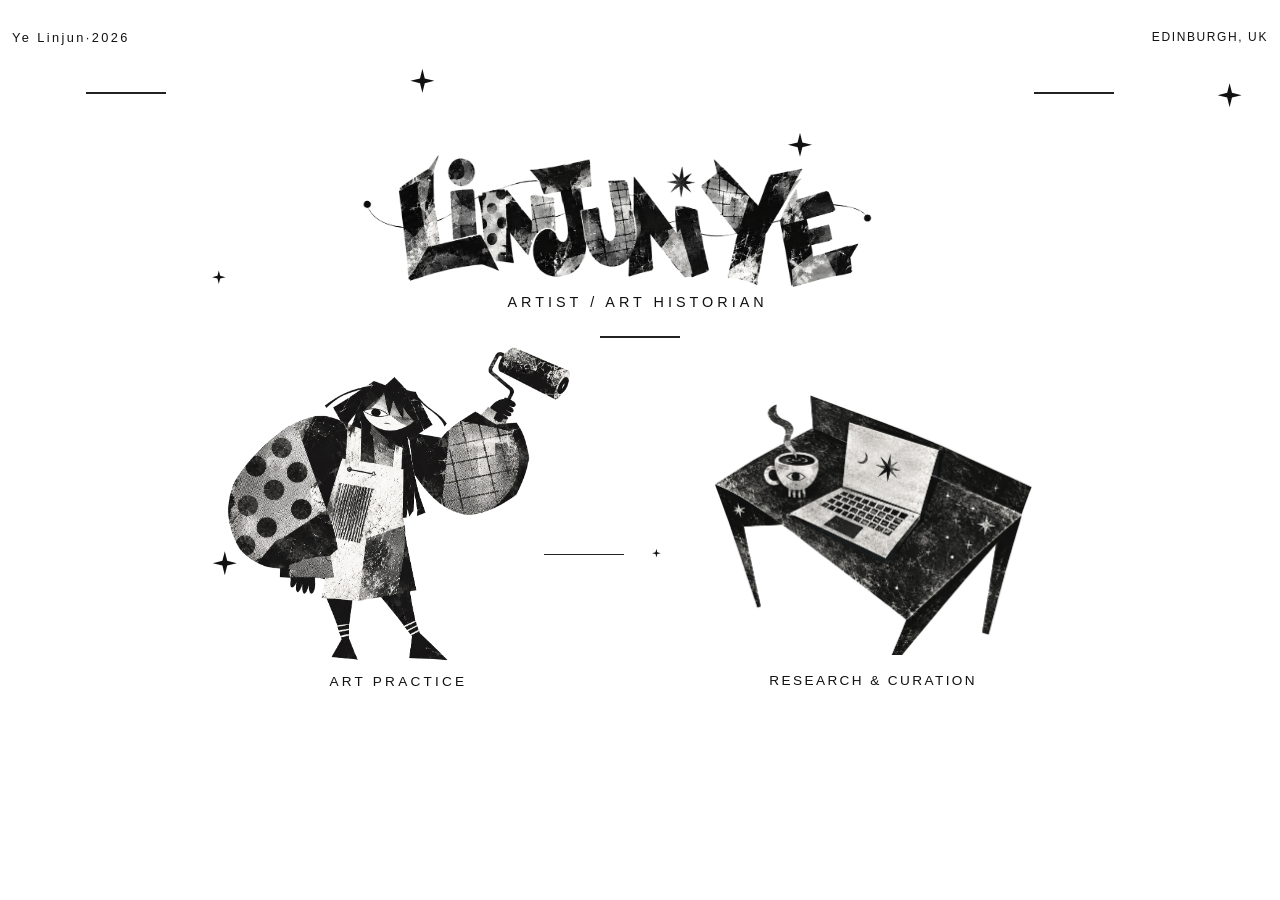
<file: index.html>
<!doctype html>
<html lang="en">
<head><meta charset="utf-8"><meta name="viewport" content="width=device-width, initial-scale=1"><meta name="description" content="LINJUN YE — Artist / Art Historian. Art practice, research and curation."><title>LINJUN YE — Artist / Art Historian</title><link rel="stylesheet" href="style.css?v=research-align-3"><link rel="stylesheet" href="assets/outer-shadows.css"></head>
<body><main aria-label="LINJUN YE portfolio"><div class="canvas" id="canvas"><a class="nav" href="./" aria-label="LINJUN YE home">Ye Linjun·2026</a><span class="city">EDINBURGH, UK</span><h1 class="logo"><img src="assets/logo.png" alt="LINJUN YE"></h1><p class="subtitle">ARTIST / ART HISTORIAN</p><button class="illustration person" data-section="art" aria-controls="art-list" aria-expanded="false"><span class="illustration-visual"><img class="outer-shadow" src="assets/person-outer-shadow.png" alt="" aria-hidden="true"><img class="original-art" src="assets/person.png" alt="Printmaker holding a roller"></span><span class="section-label">ART PRACTICE</span></button><button class="illustration desk" data-section="research" aria-controls="research-list" aria-expanded="false"><span class="illustration-visual"><img class="outer-shadow" src="assets/desk-outer-shadow.png" alt="" aria-hidden="true"><img class="original-art" src="assets/desk.png" alt="Desk with a celestial laptop and steaming coffee"></span><span class="section-label">RESEARCH &amp; CURATION</span></button><p class="explore-hint"><span class="mouse-hint">HOVER TO EXPLORE</span><span class="touch-hint">TAP TO EXPLORE</span></p><div id="decorations" aria-hidden="true"></div><section class="projects left" id="art-list" aria-label="Art Practice projects" tabindex="0" hidden><button class="close" aria-label="Close Art Practice">CLOSE ×</button><div class="entries"></div></section><section class="projects right" id="research-list" aria-label="Research and Curation projects" tabindex="0" hidden><button class="close" aria-label="Close Research and Curation">CLOSE ×</button><div class="entries"></div></section></div><p class="sr-only" role="status" id="status"></p><dialog id="project-notice"><button class="dialog-close" aria-label="Close">×</button><h2></h2><p>作品详情将在首页确认后开放。</p><button class="return">返回首页 / Back</button></dialog></main><script type="module" src="app.js?v=final-fixes-1"></script></body></html>
</file>
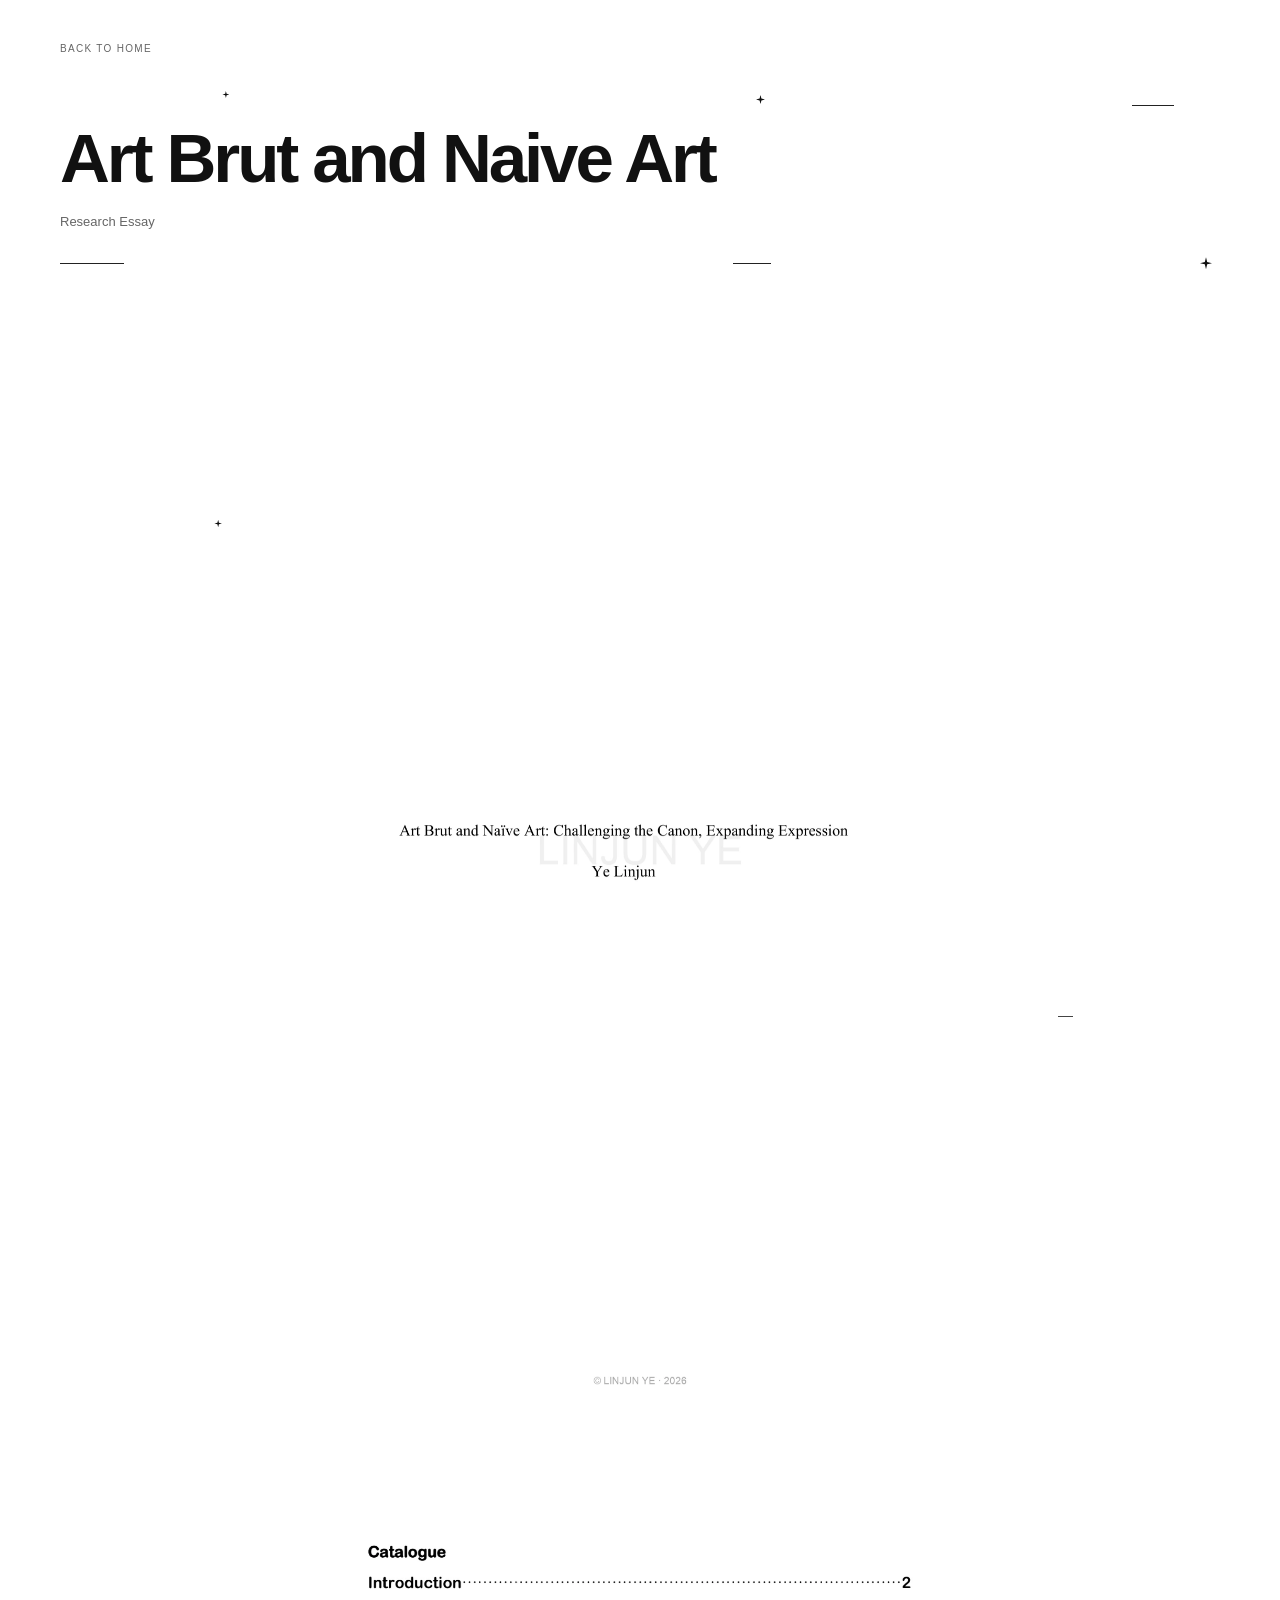
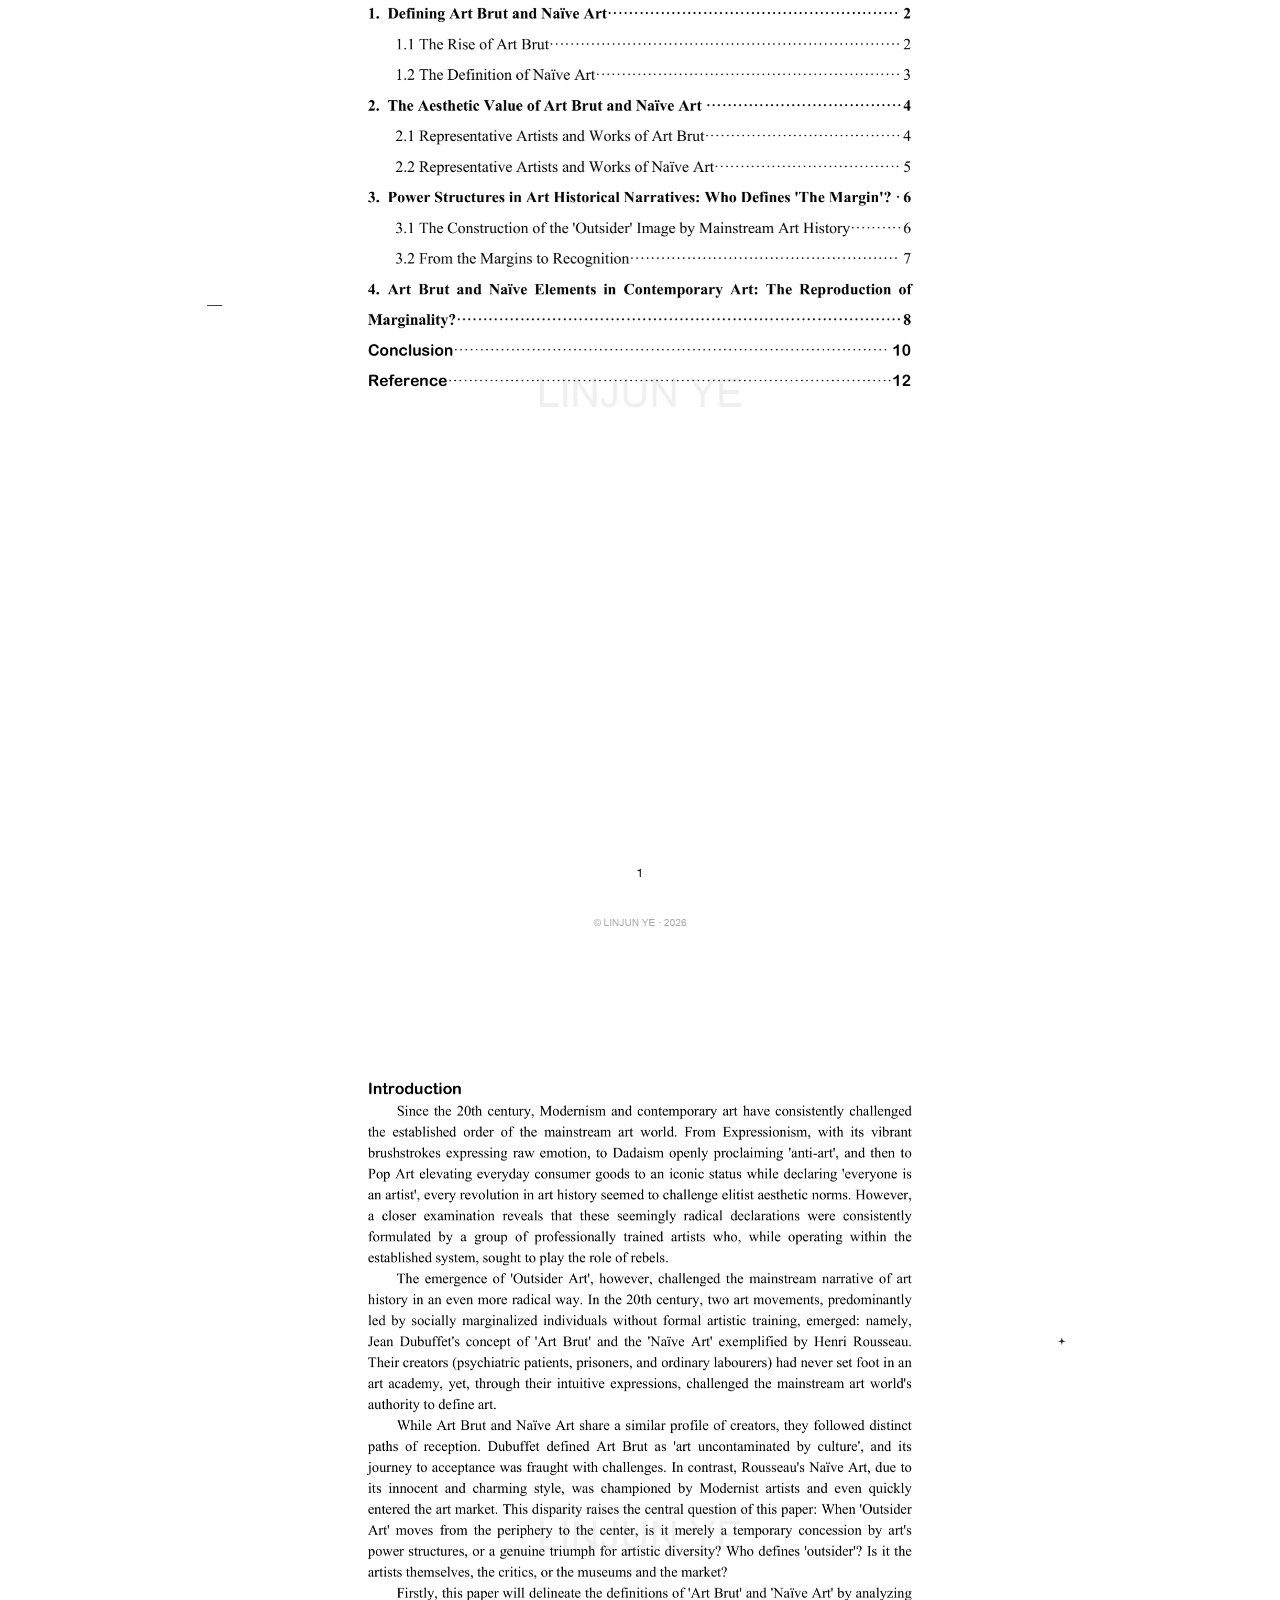
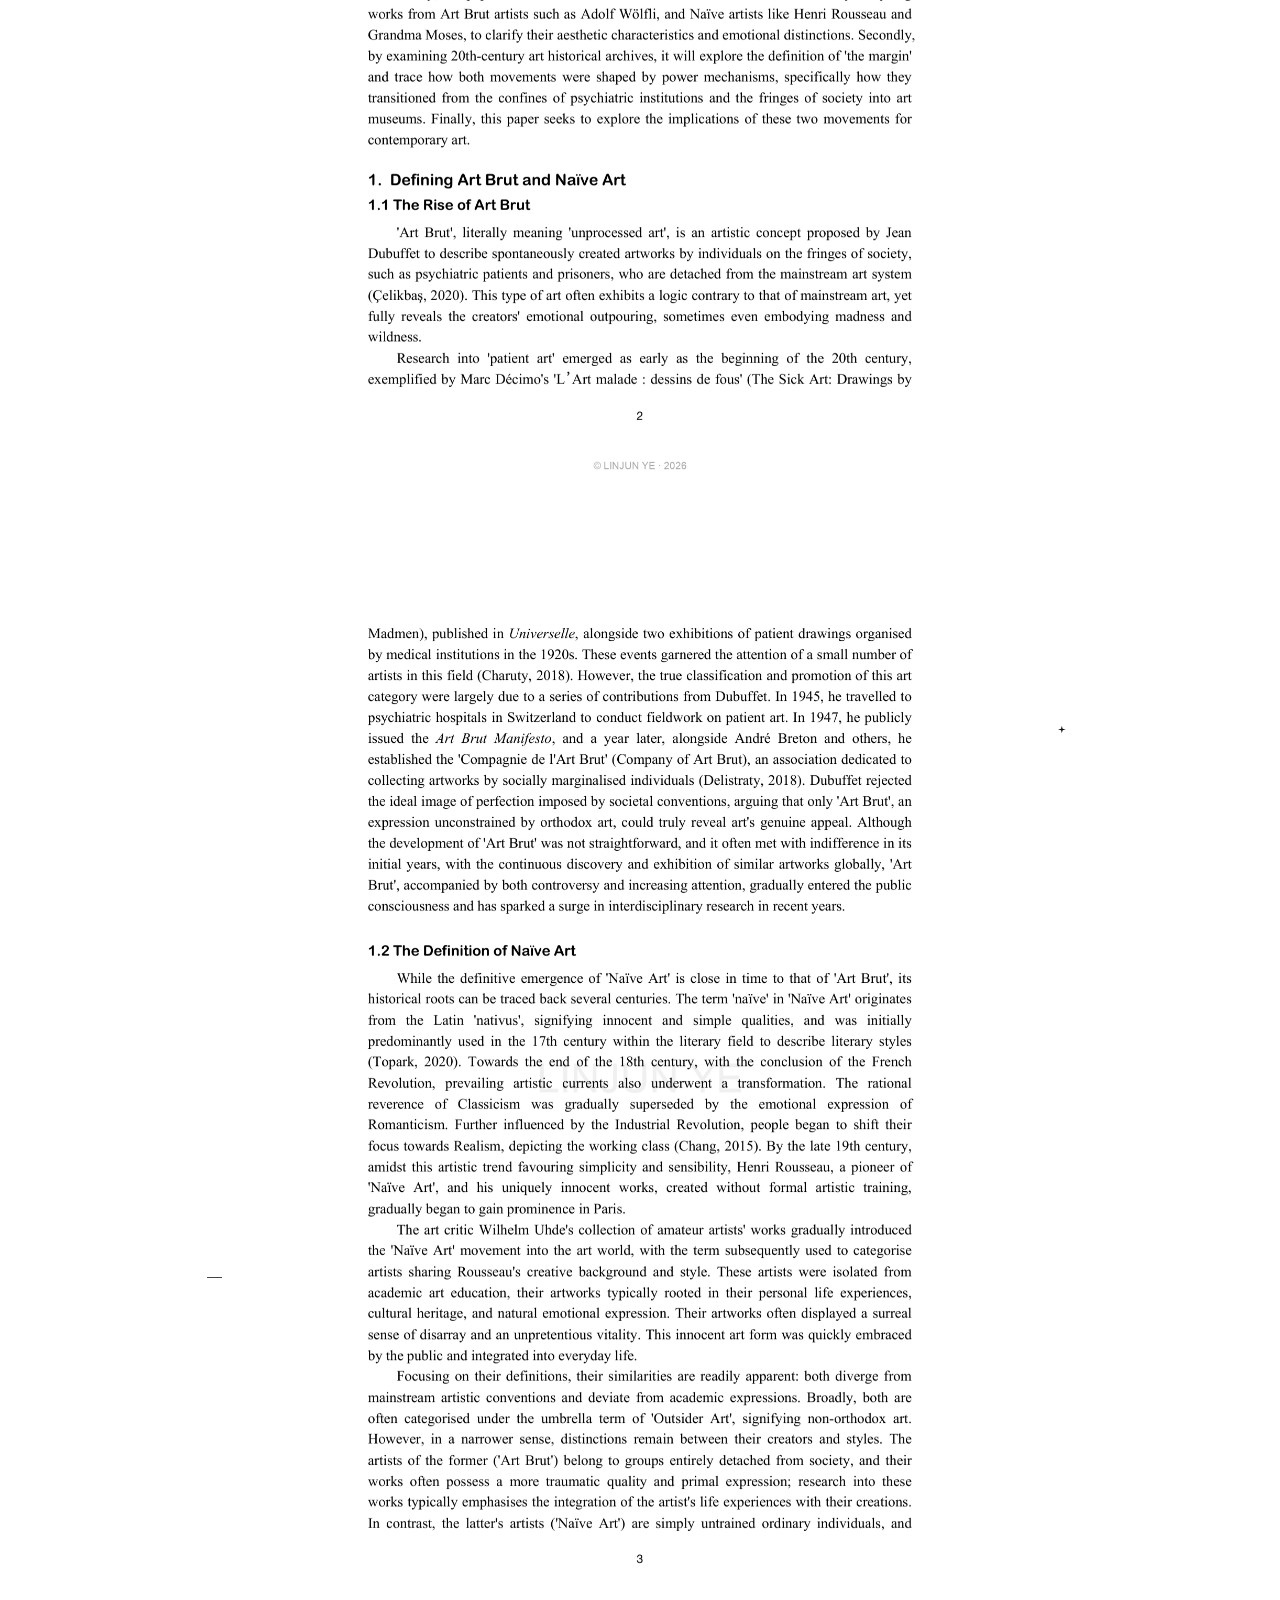
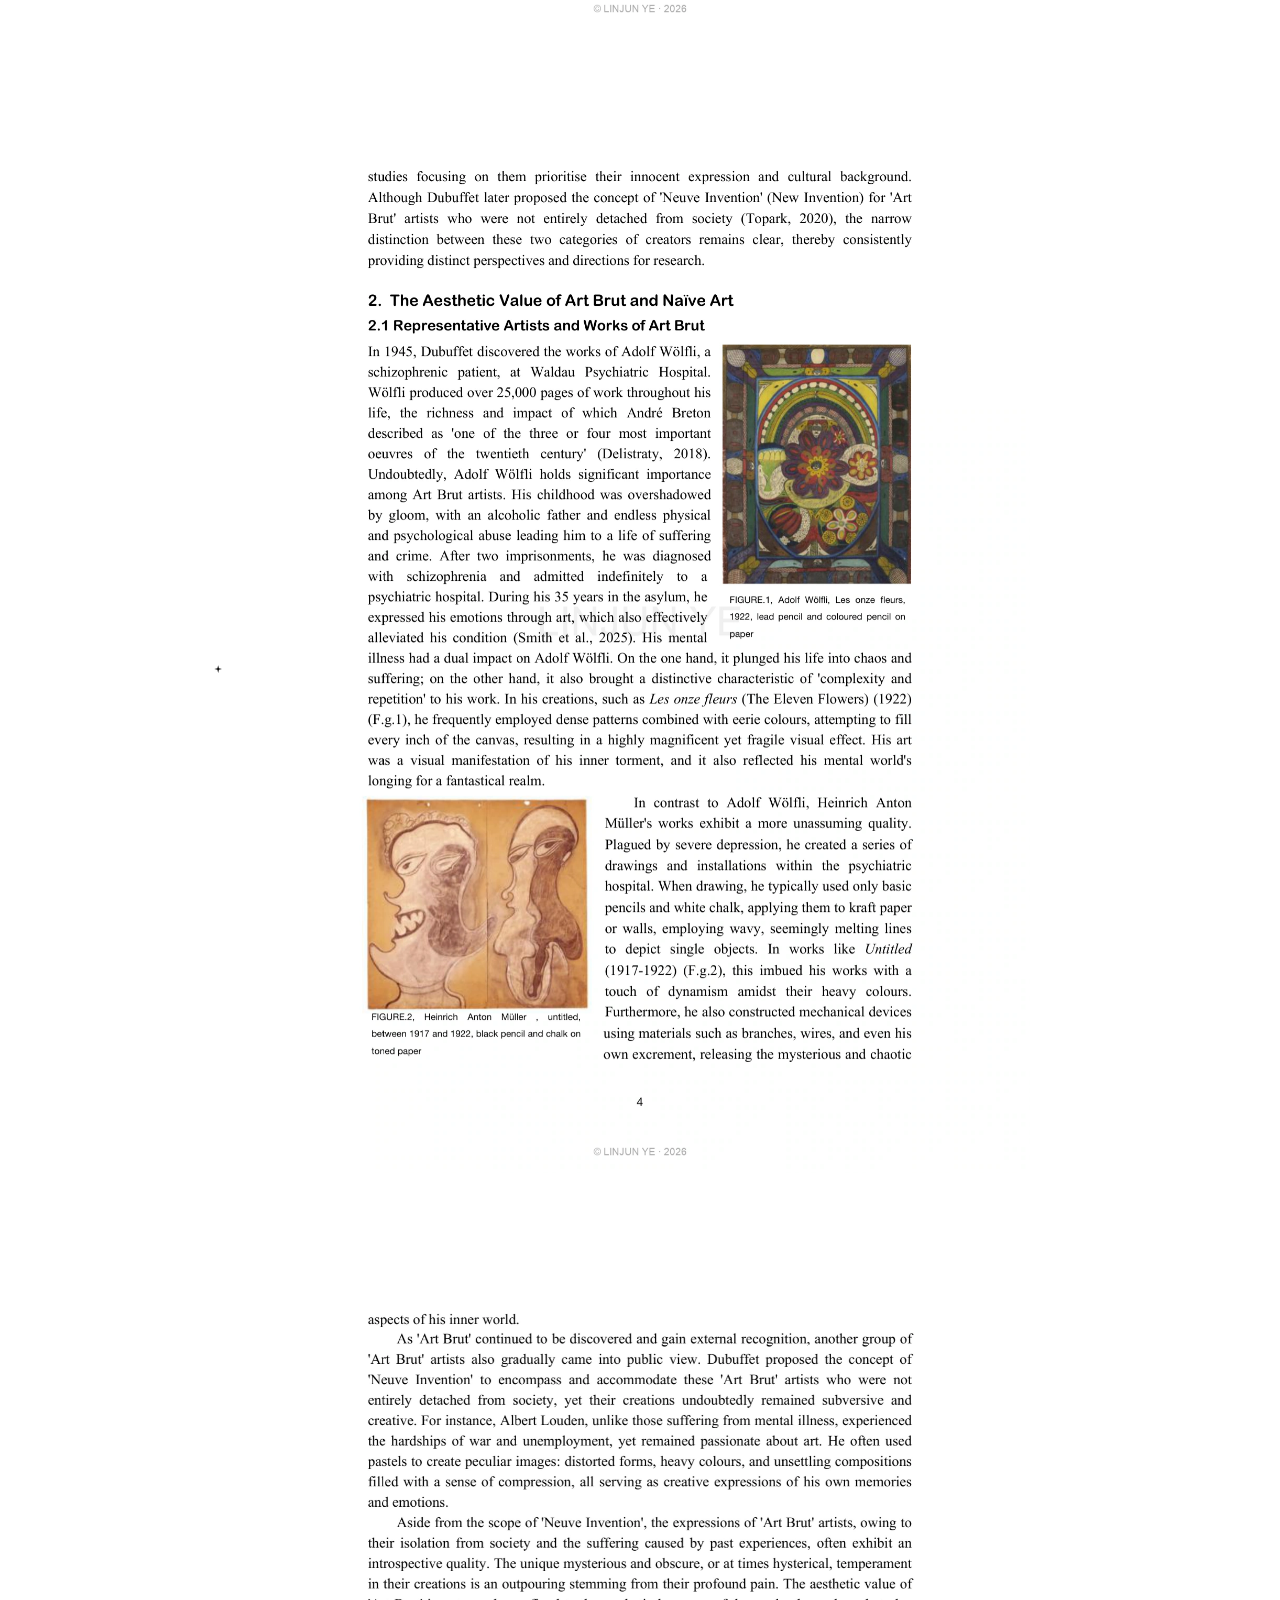
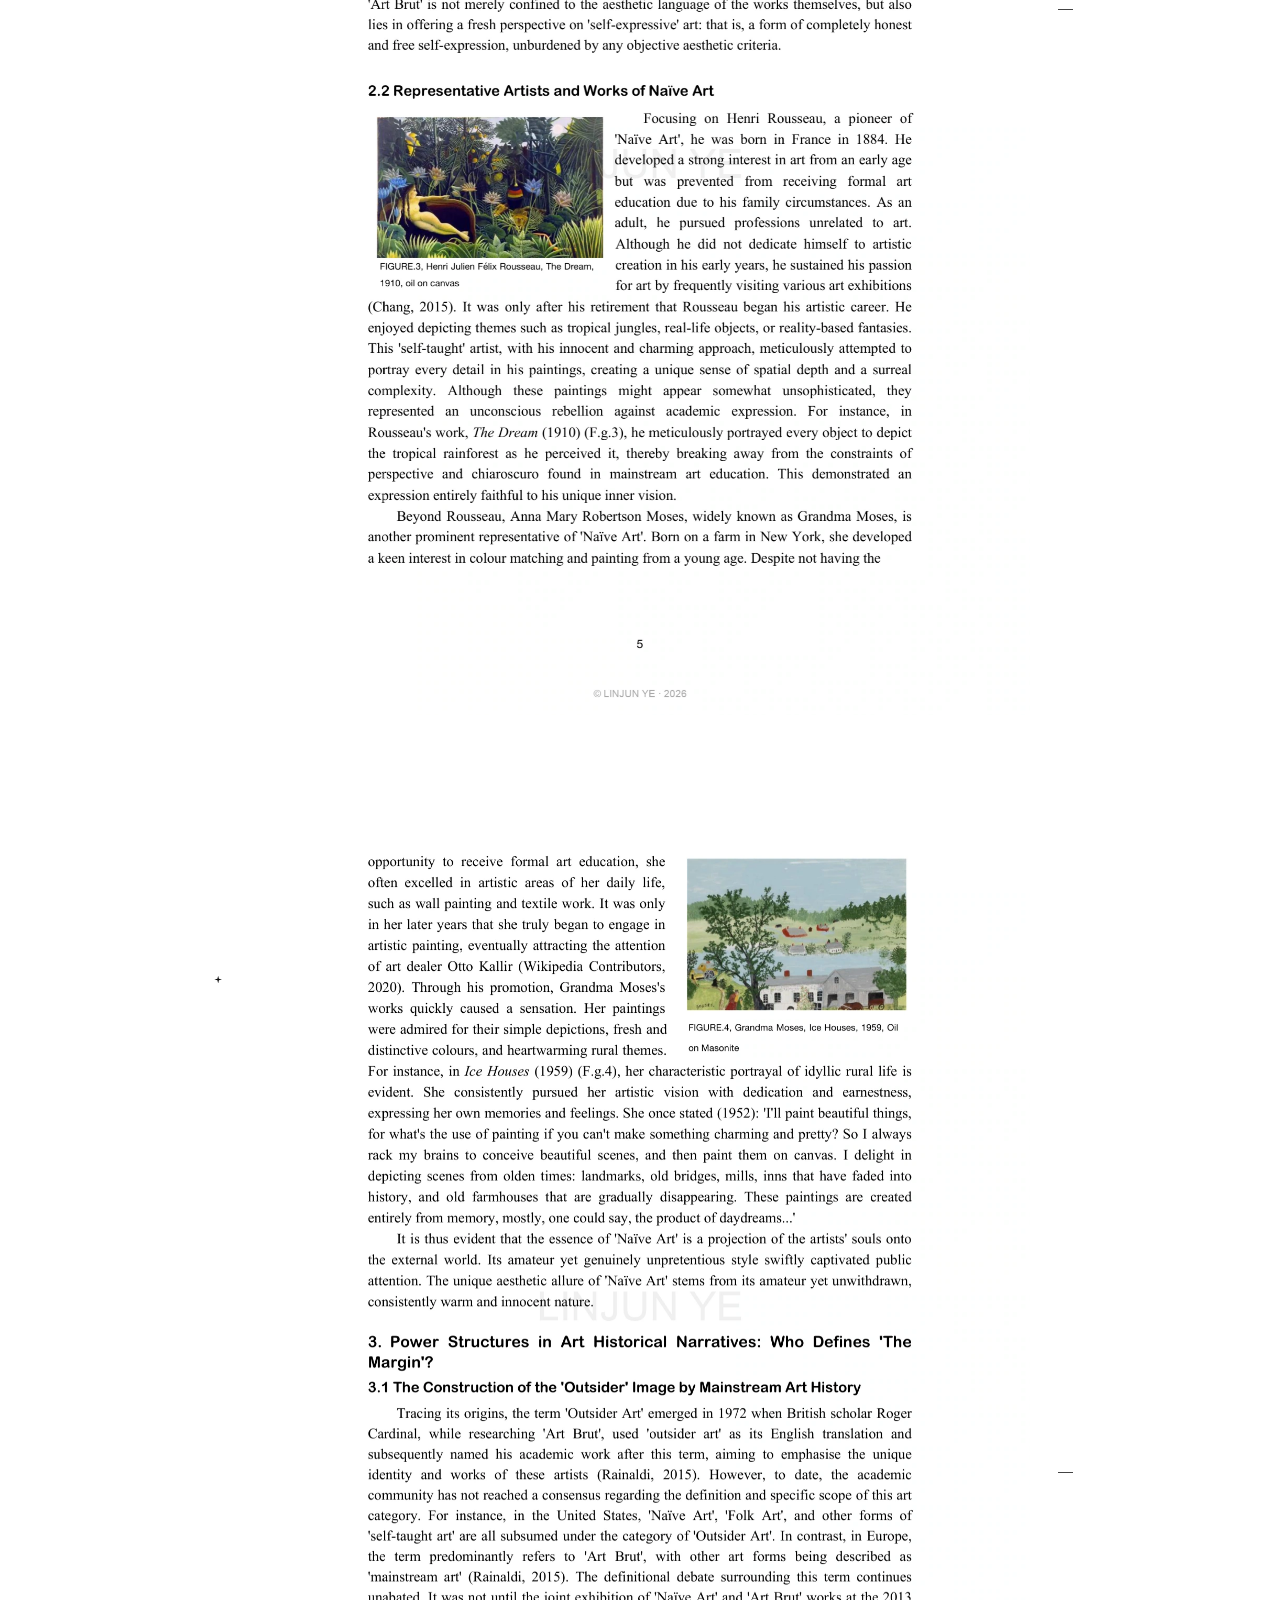
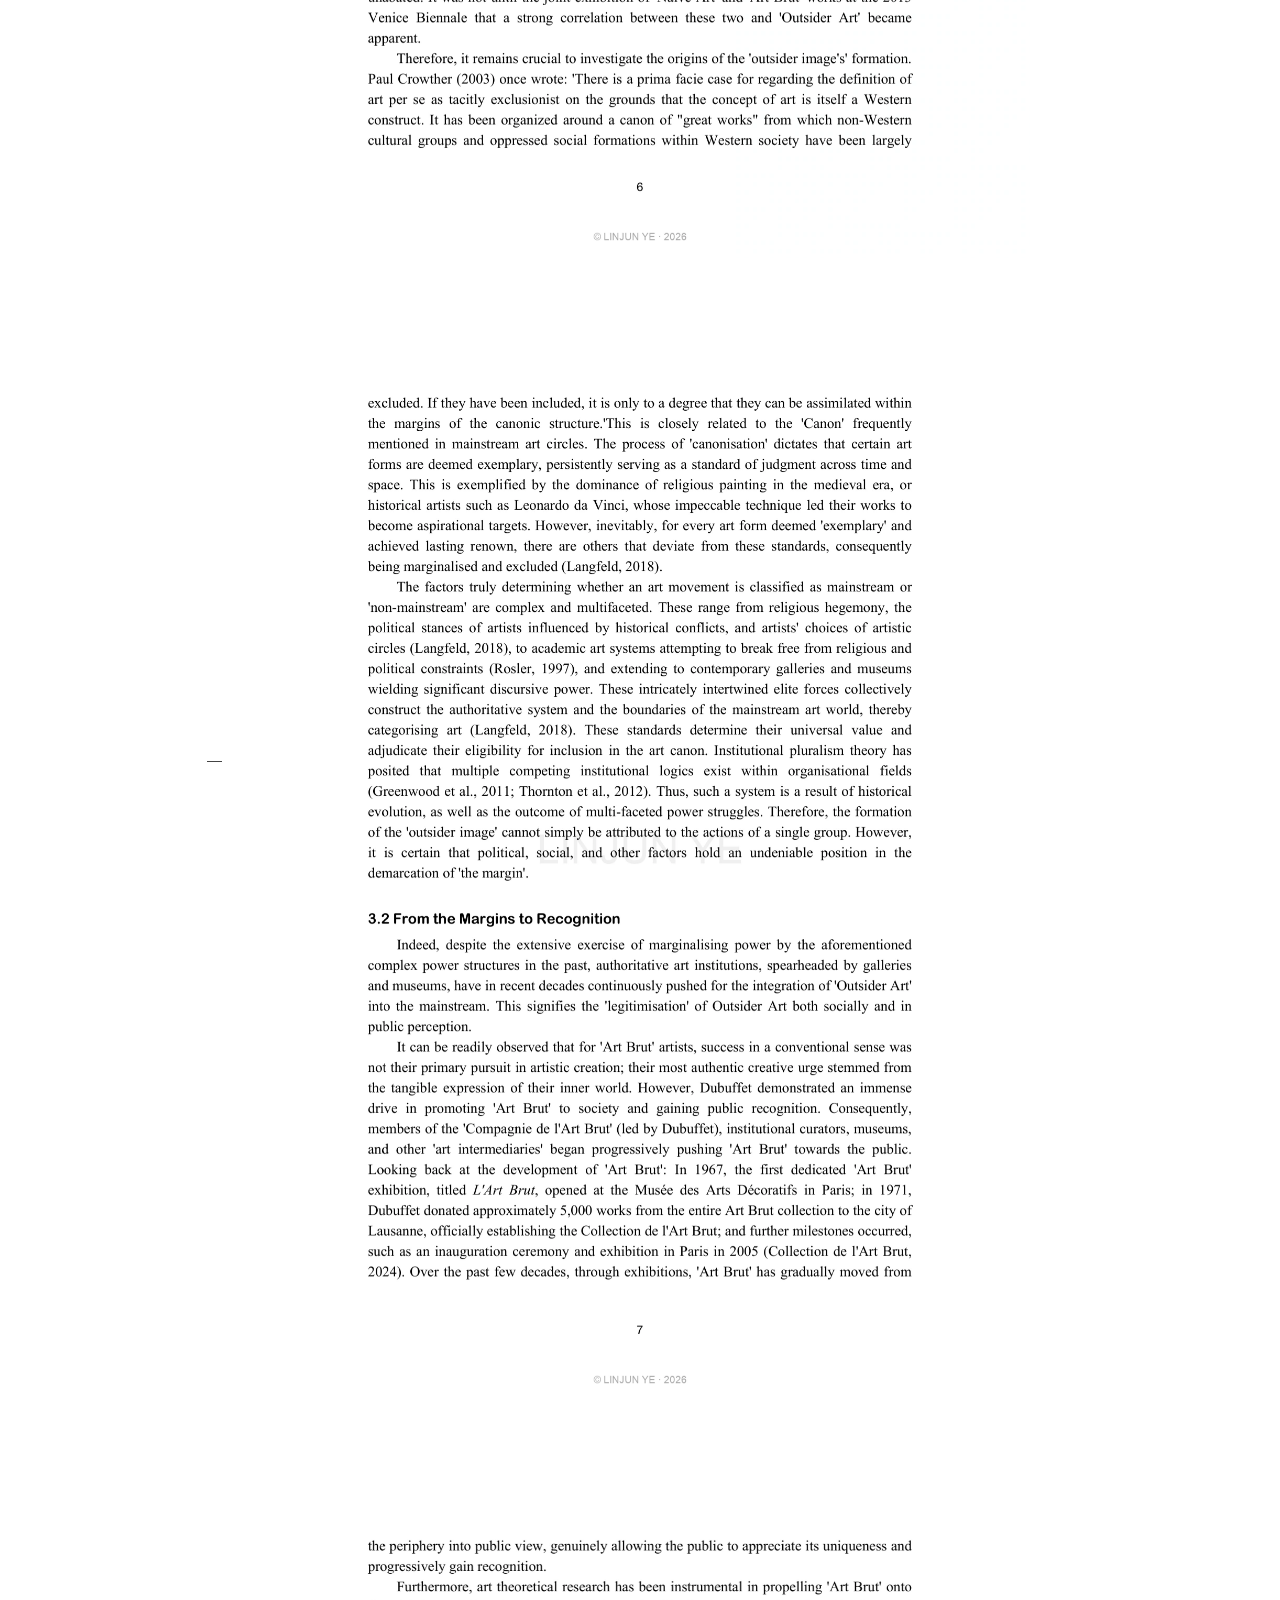
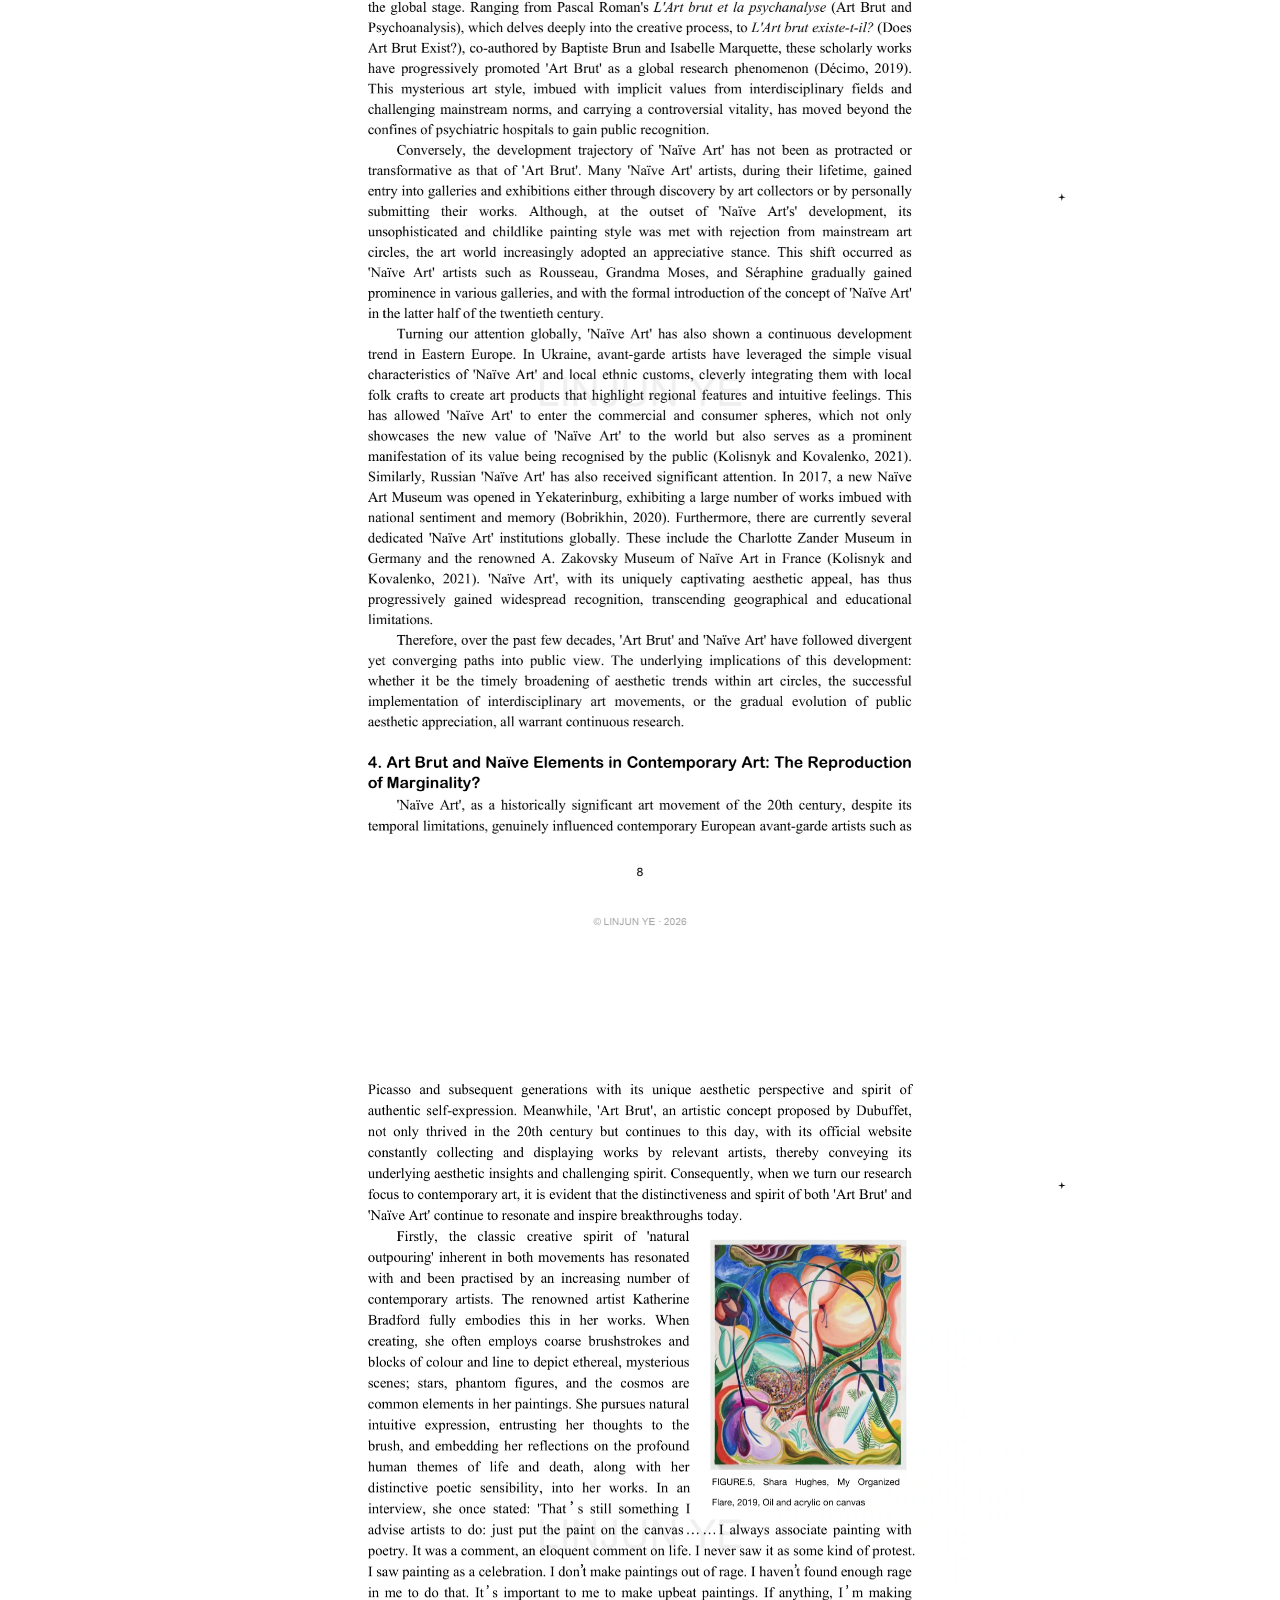
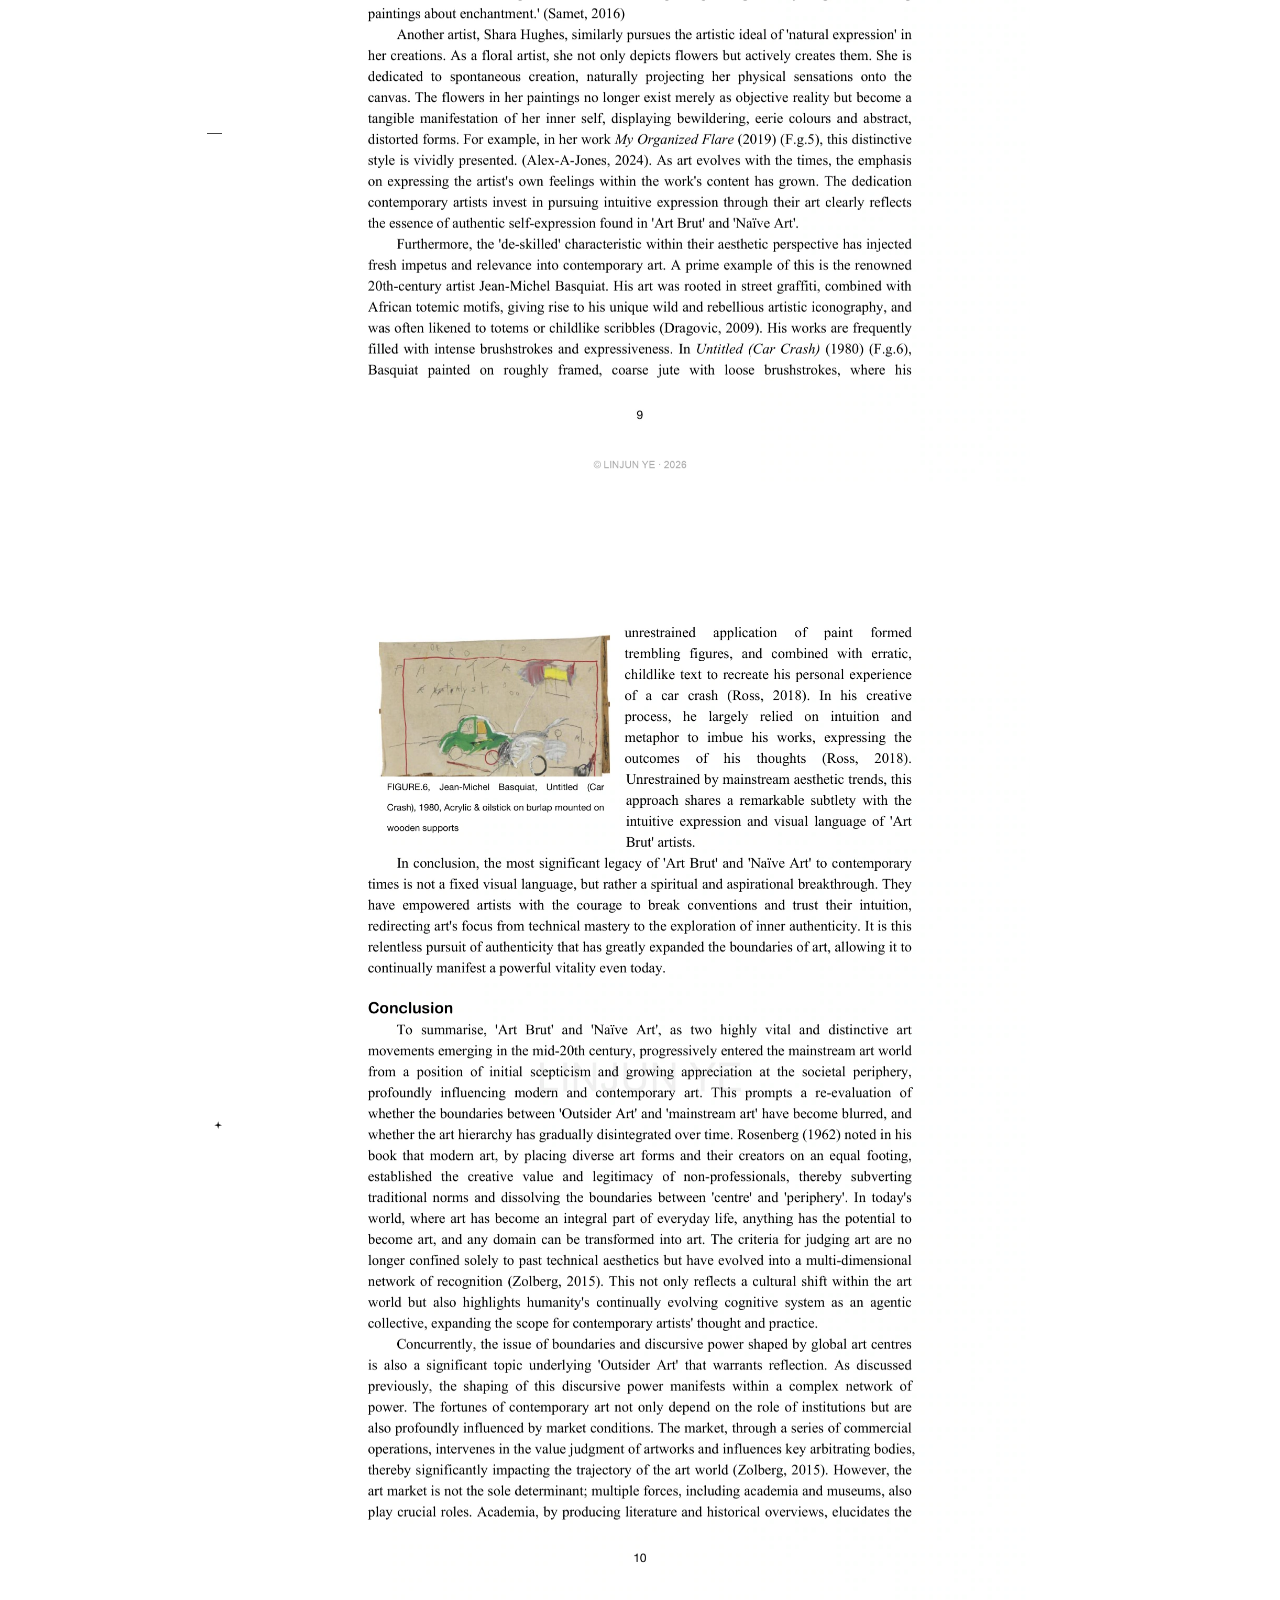
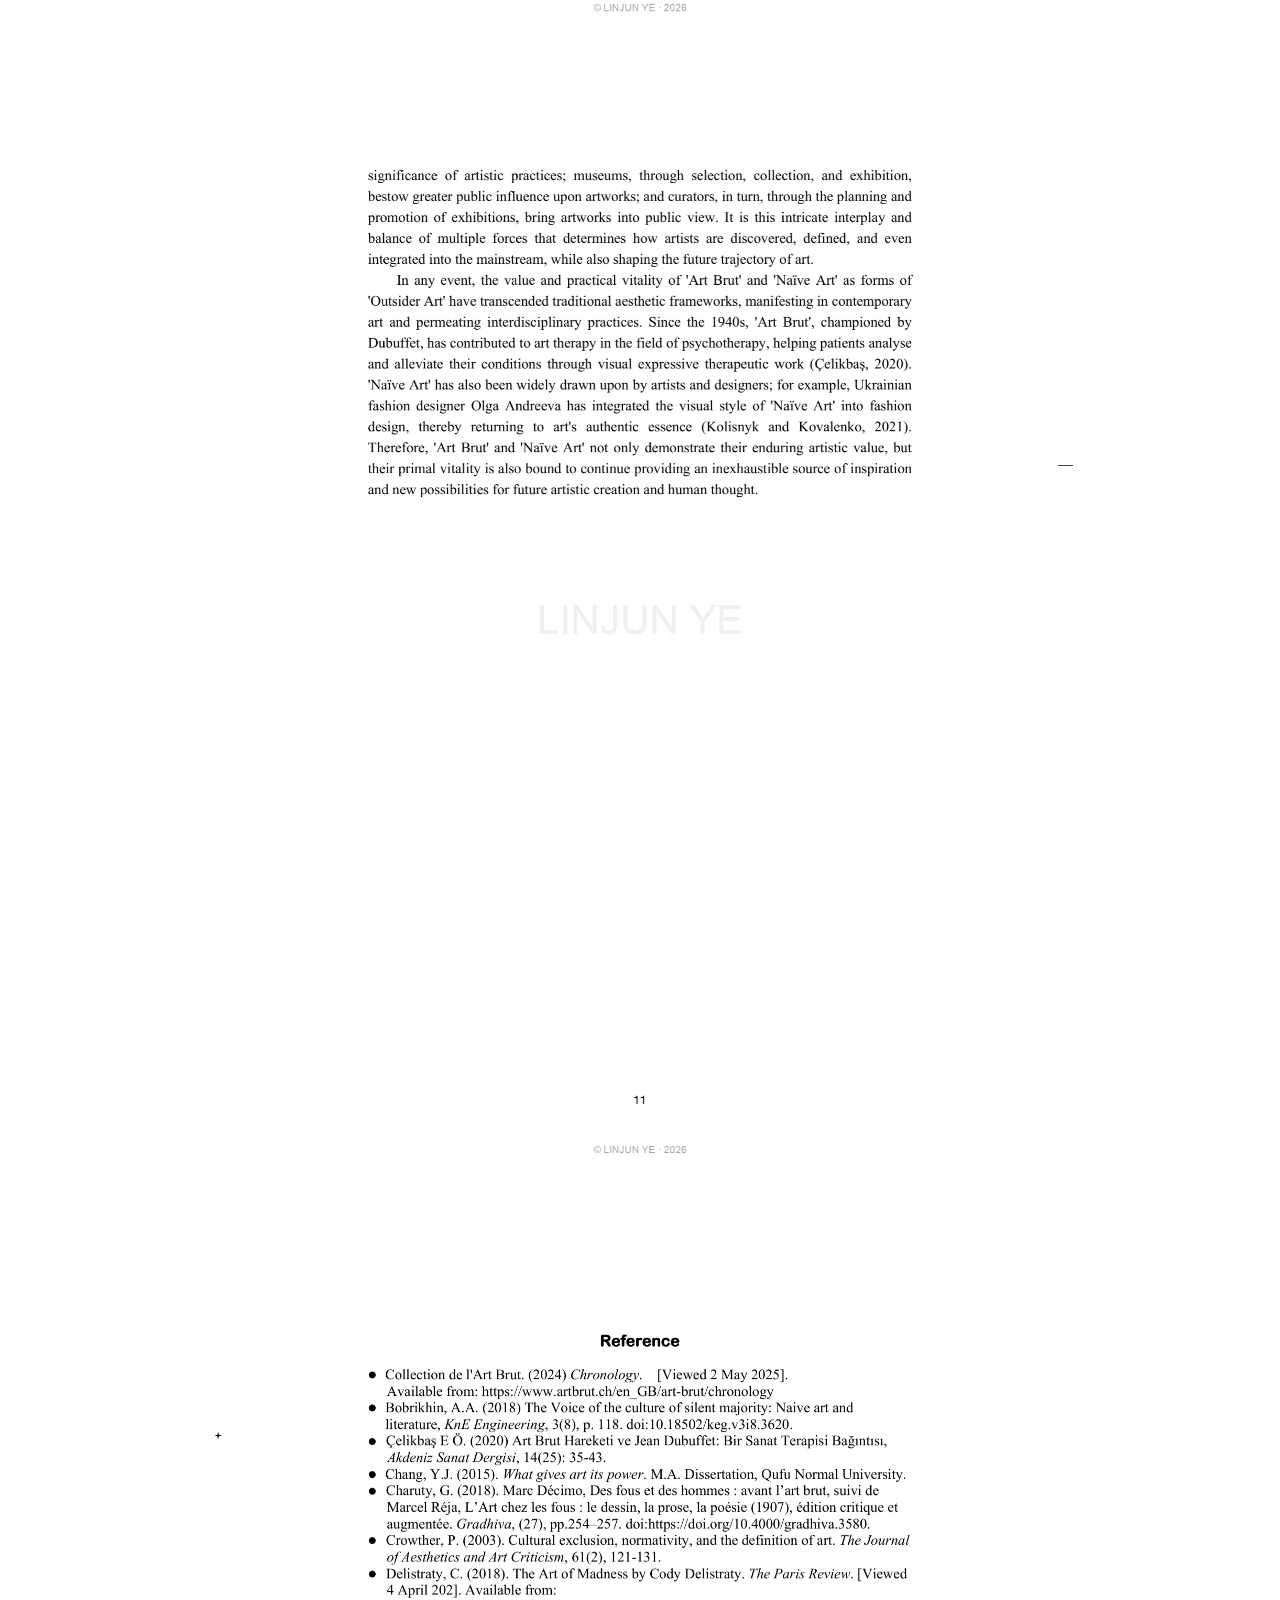
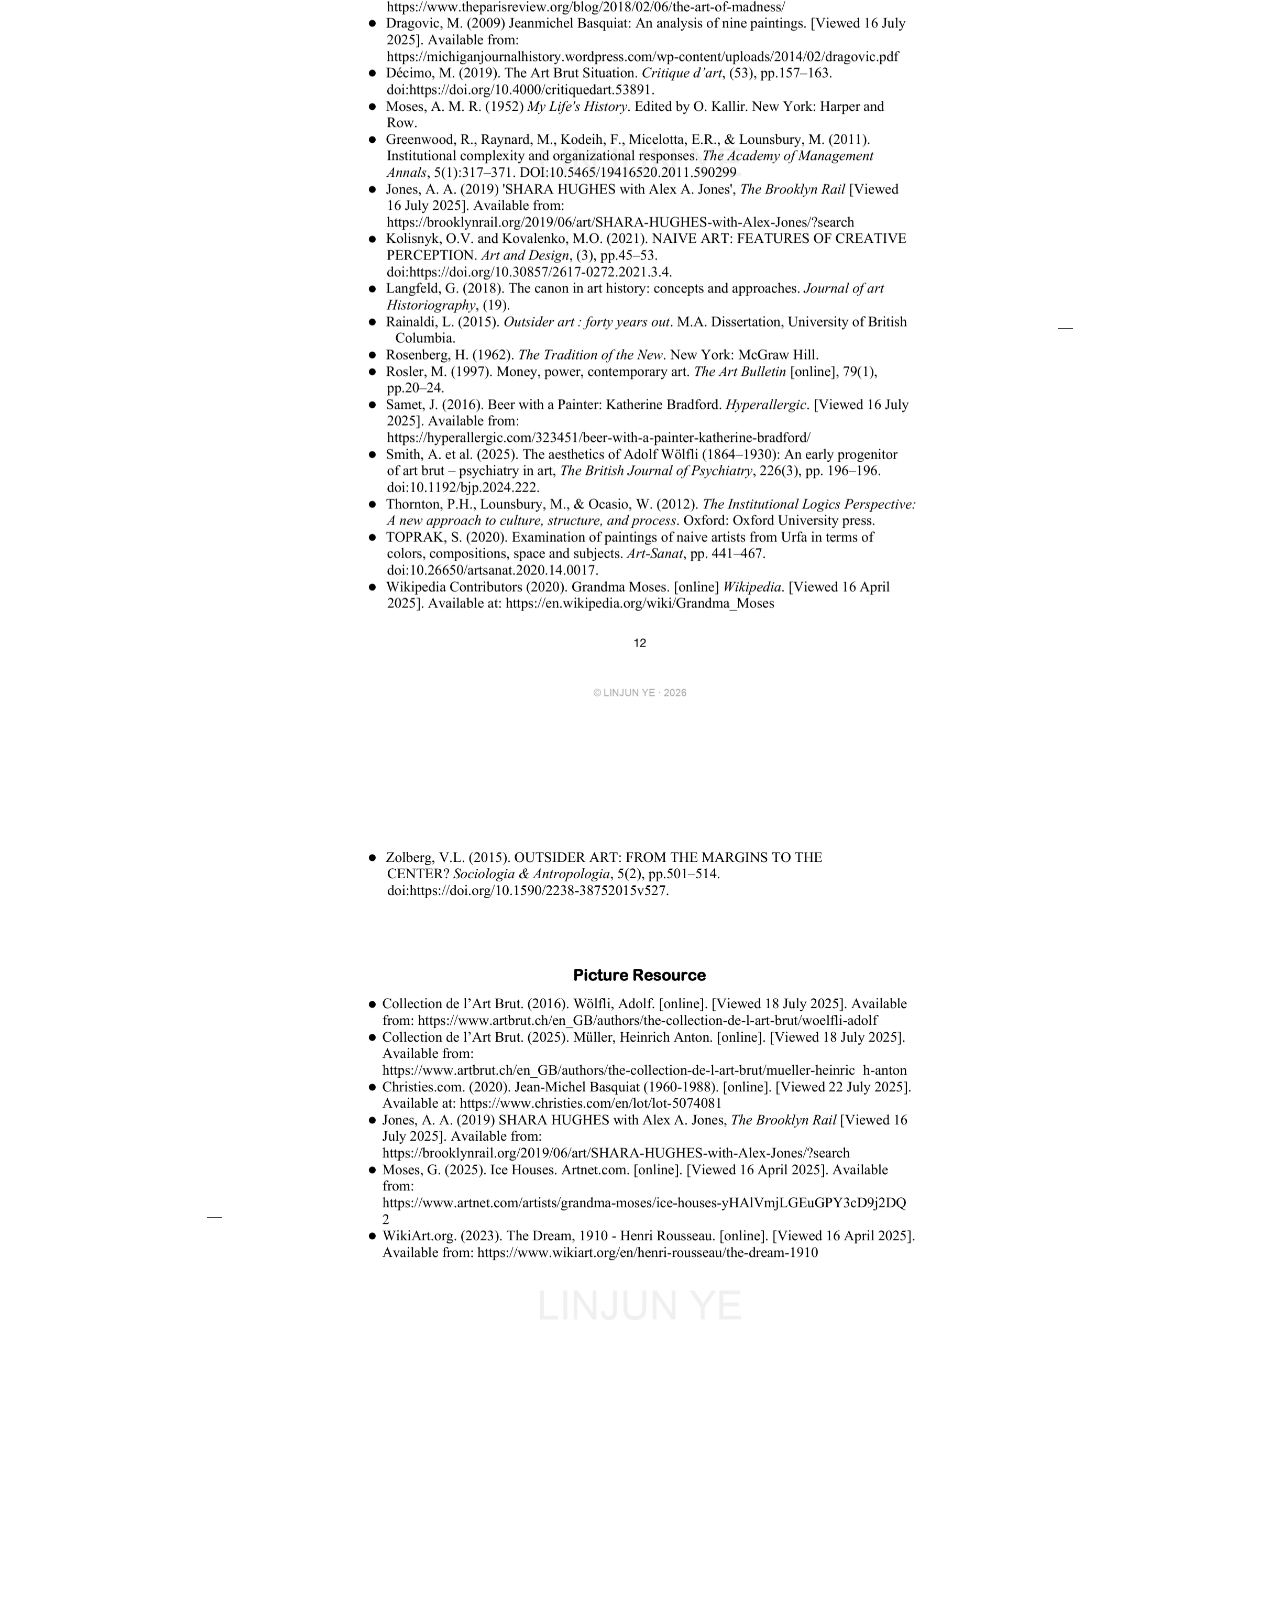
<file: projects/art-brut-and-naive-art/index.html>
<!doctype html>
<html lang="en">
<head>
  <meta charset="utf-8">
  <meta name="viewport" content="width=device-width, initial-scale=1">
  <title>Art Brut and Naive Art — LINJUN YE</title>
  <link rel="stylesheet" href="../shared/detail.css?v=templates-1">
  <link rel="stylesheet" href="../research-shared/viewer.css?v=watermark-prep-1">
  <link rel="stylesheet" href="../research-shared/essay.css?v=research-pages-1">
  <link rel="stylesheet" href="../research-shared/ornaments.css?v=research-marks-1">
</head>
<body data-scroll-reveal=".reading-page img" data-section="research" data-project="art-brut-and-naive-art" data-template="portrait" data-reader="research-pages">
  <main class="detail">
    <a class="back-home" href="../../">BACK TO HOME</a>
    <header class="project-header">
      <h1>Art Brut and Naive Art</h1>
      <p class="project-type">Research Essay</p>
      <p class="introduction" hidden></p>
      <span class="line header-line" aria-hidden="true"></span>
      <span class="star header-star" aria-hidden="true"></span>
      <span class="star essay-title-star" aria-hidden="true"></span>
      <span class="line essay-title-line" aria-hidden="true"></span>
    </header>
    <div class="reading-pages" hidden></div>
  </main>
  <script type="module" src="../research-shared/essay-reader.js?v=research-pages-1"></script>
  <script type="module" src="../research-shared/essay-viewer.js?v=touch-close-2"></script>
  <script type="module" src="../research-shared/ornaments.js?v=research-marks-1"></script>
  <script defer src="../shared/scroll-reveal.js?v=scroll-reveal-1"></script>
</body>
</html>
</file>
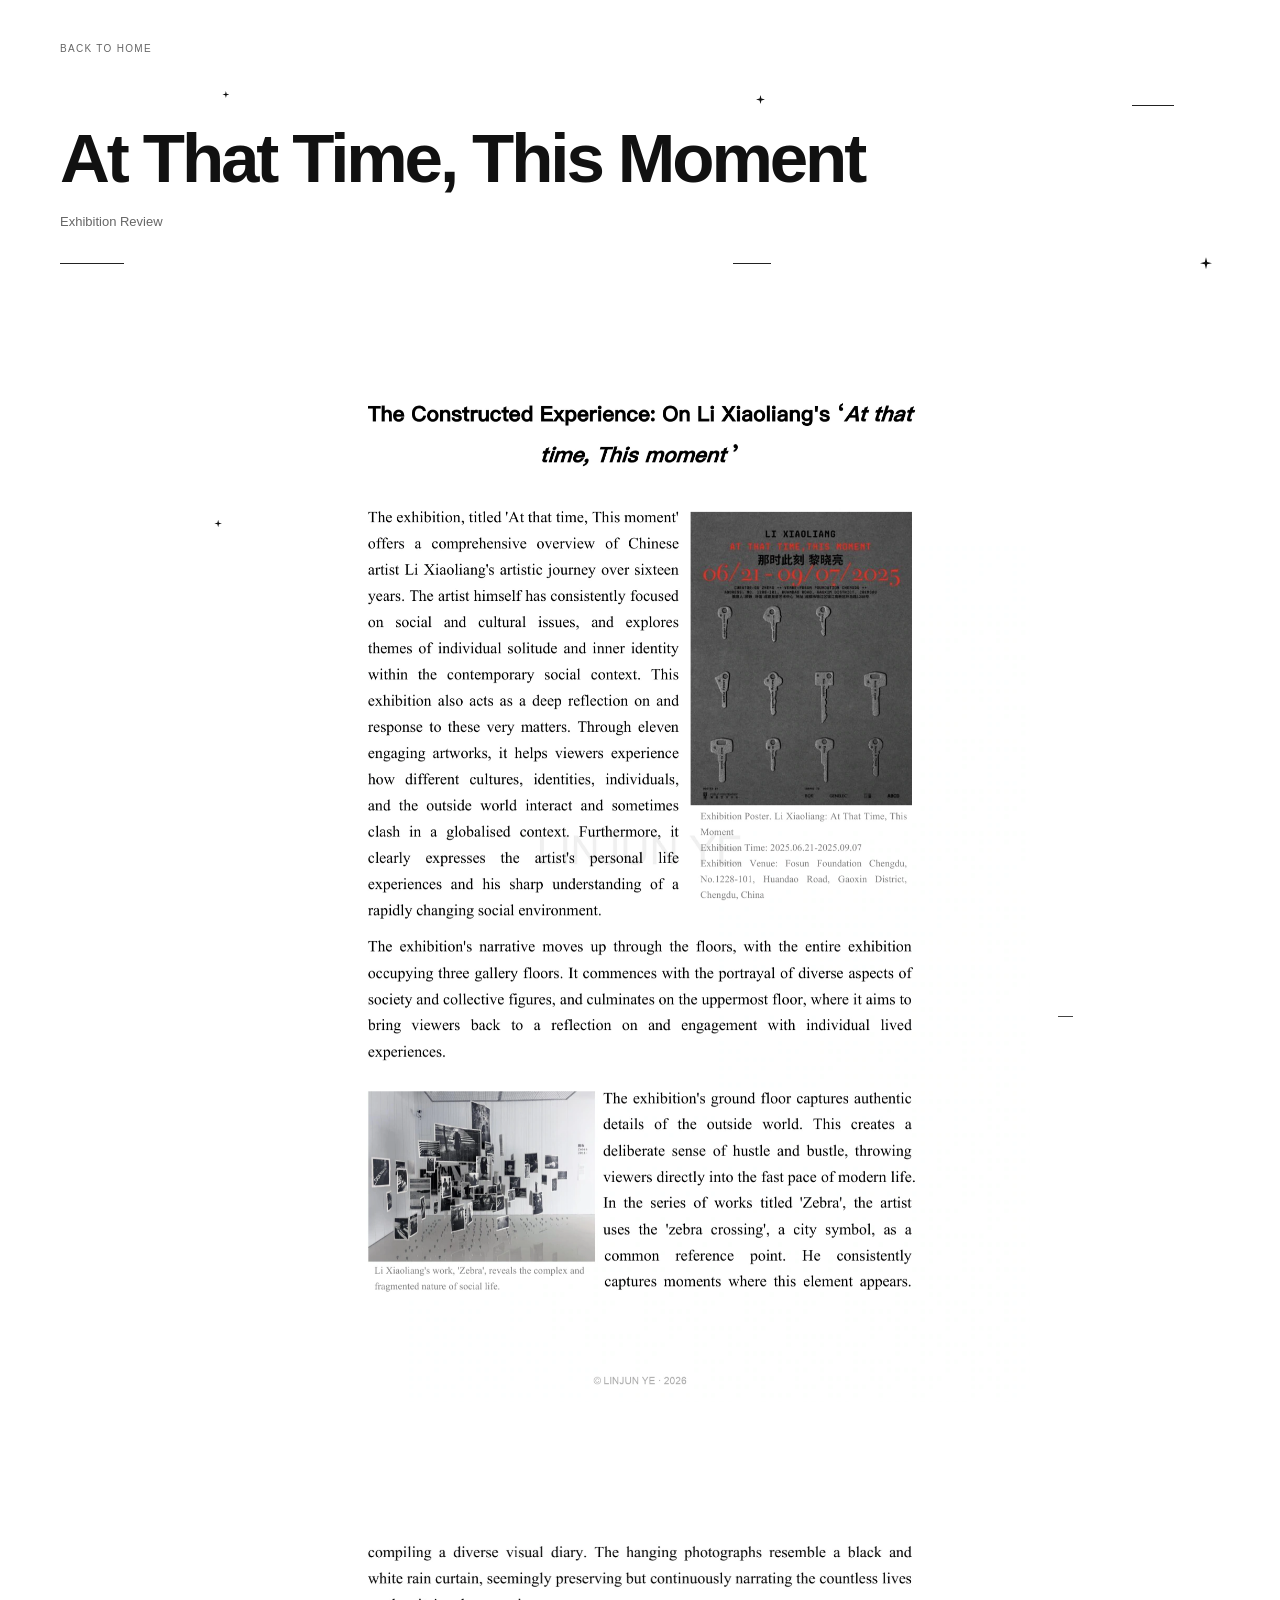
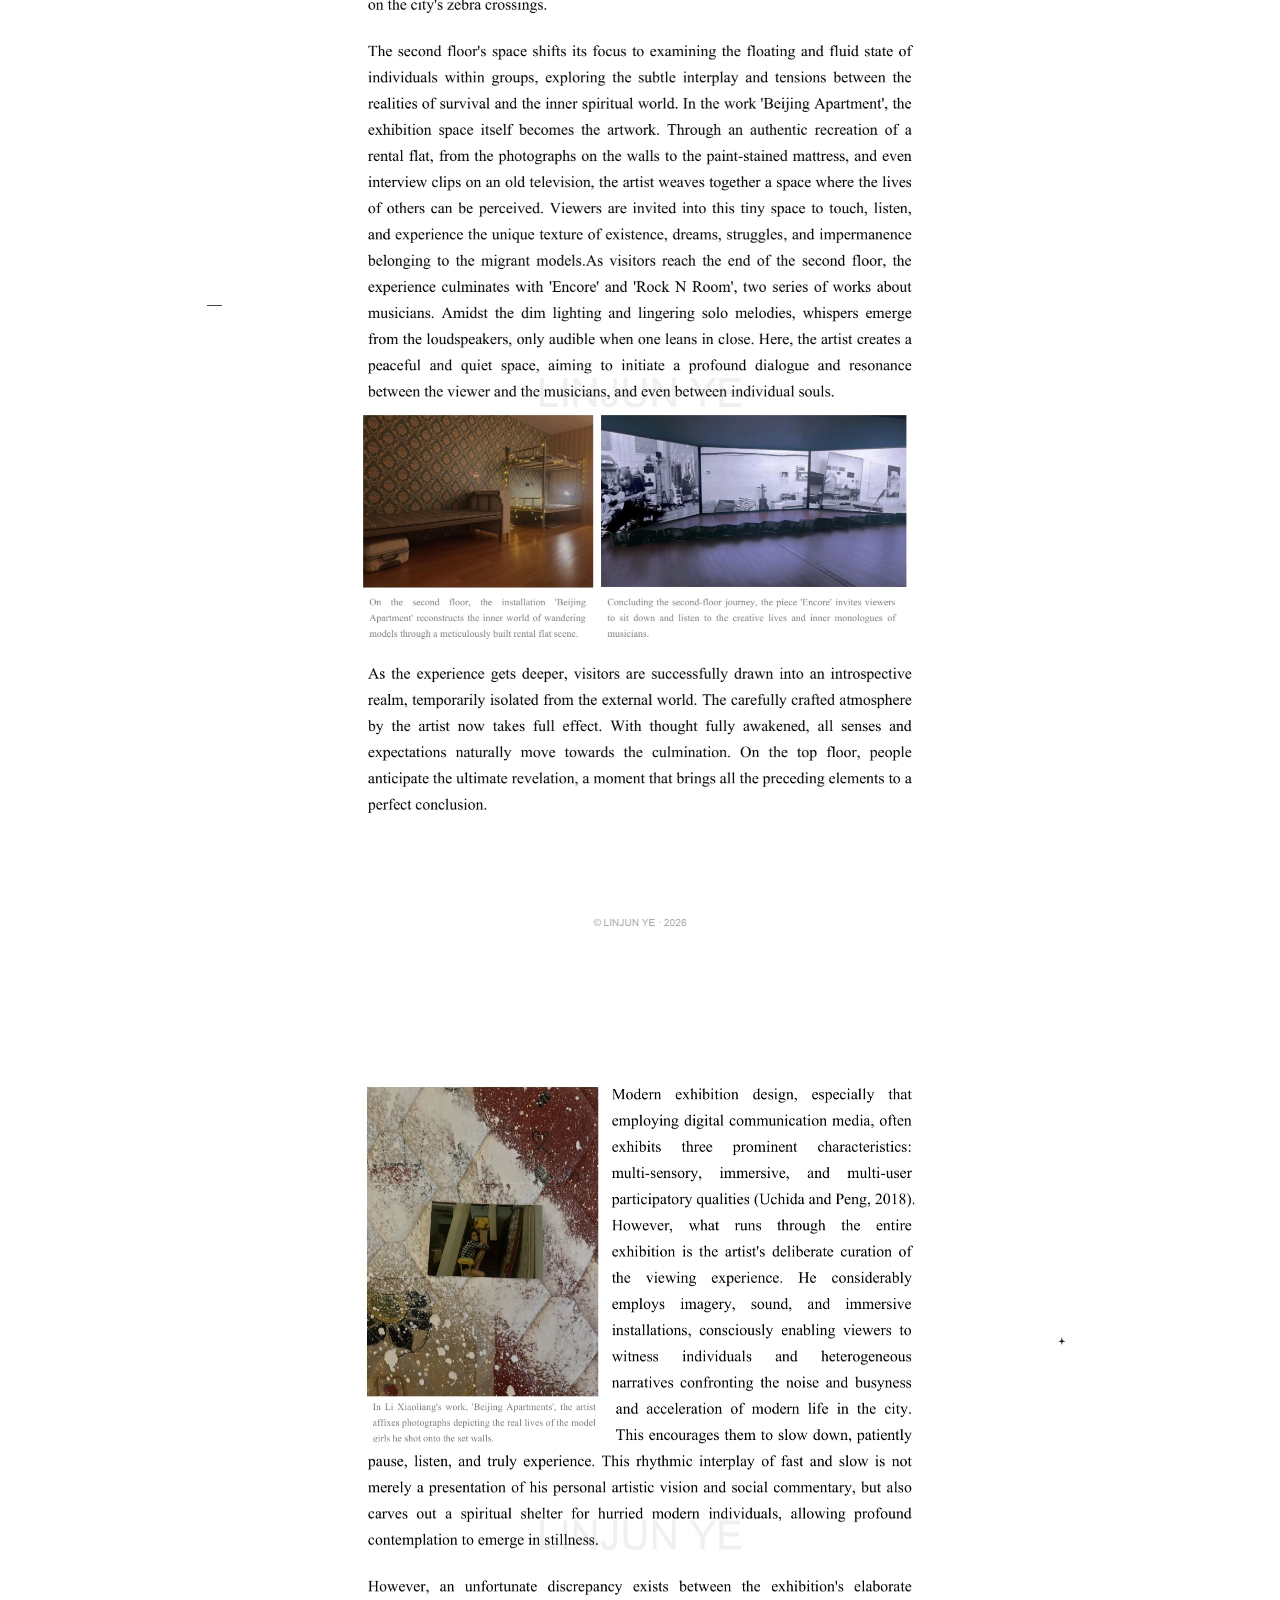
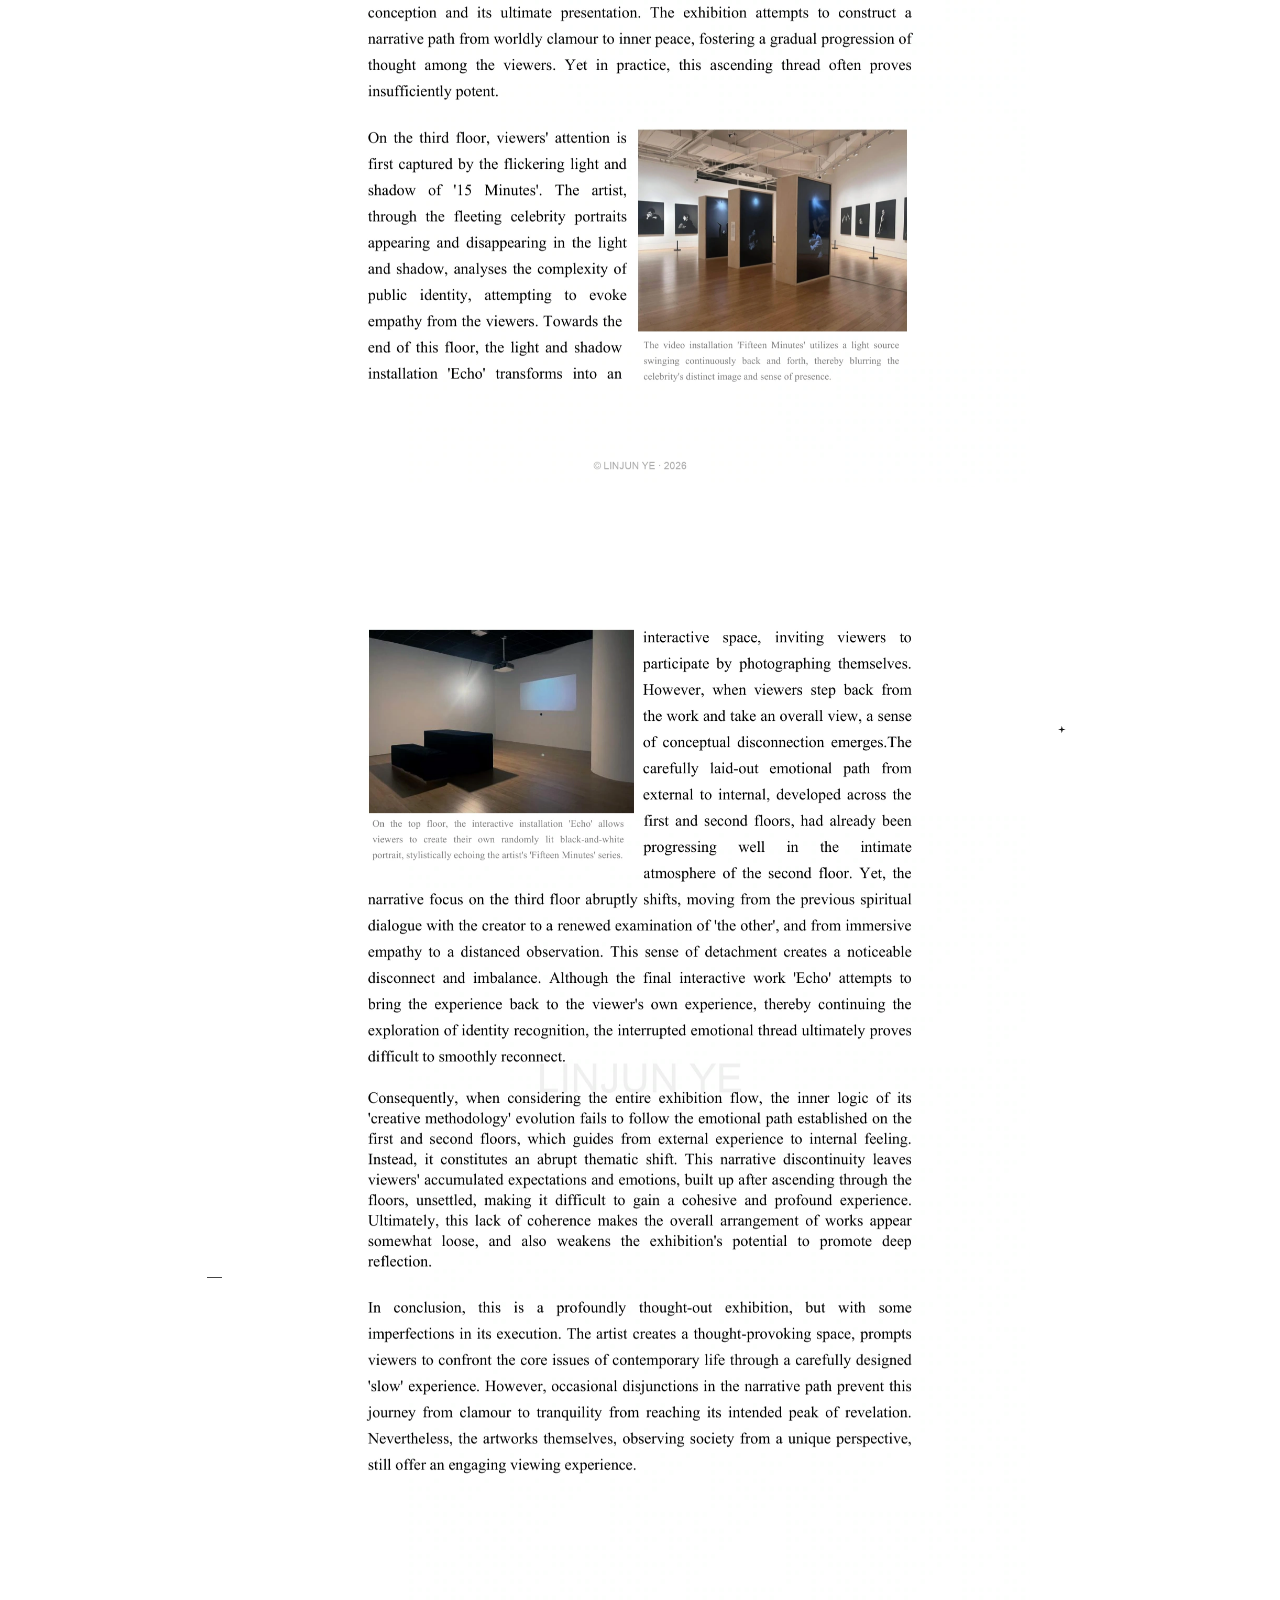
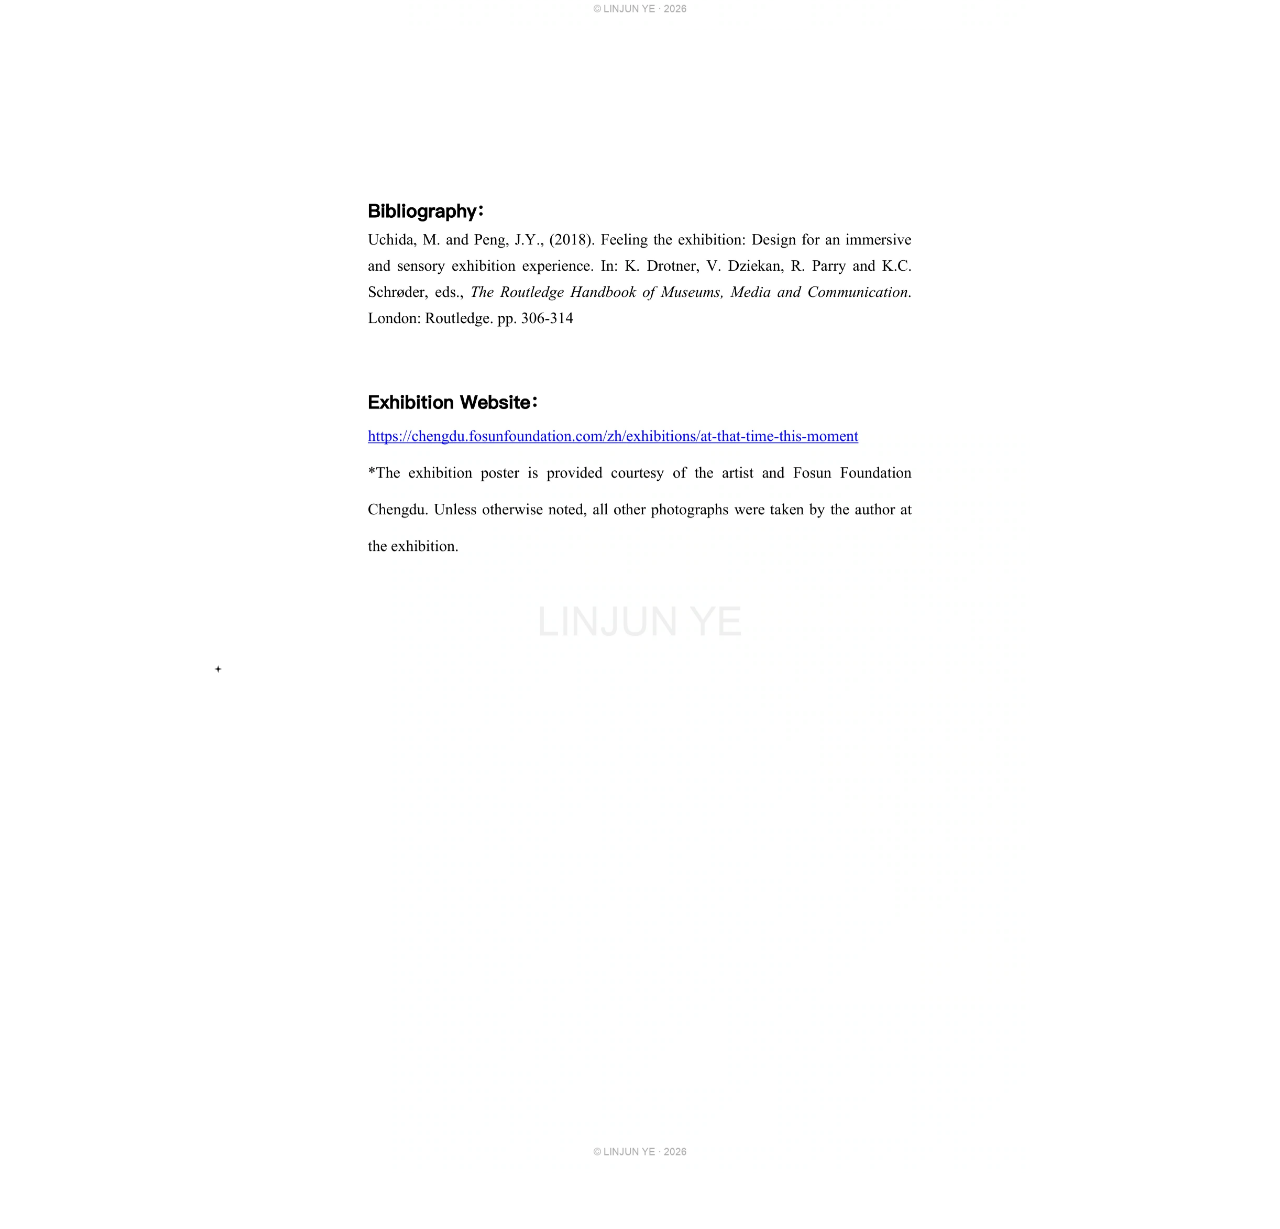
<file: projects/at-that-time-this-moment/index.html>
<!doctype html>
<html lang="en">
<head>
  <meta charset="utf-8">
  <meta name="viewport" content="width=device-width, initial-scale=1">
  <title>At That Time, This Moment — LINJUN YE</title>
  <link rel="stylesheet" href="../shared/detail.css?v=templates-1">
  <link rel="stylesheet" href="../research-shared/viewer.css?v=watermark-prep-1">
  <link rel="stylesheet" href="../research-shared/essay.css?v=research-pages-1">
  <link rel="stylesheet" href="../research-shared/ornaments.css?v=research-marks-1">
</head>
<body data-scroll-reveal=".reading-page img" data-section="research" data-project="at-that-time-this-moment" data-template="portrait" data-reader="research-pages">
  <main class="detail">
    <a class="back-home" href="../../">BACK TO HOME</a>
    <header class="project-header">
      <h1>At That Time, This Moment</h1>
      <p class="project-type">Exhibition Review</p>
      <p class="introduction" hidden></p>
      <span class="line header-line" aria-hidden="true"></span>
      <span class="star header-star" aria-hidden="true"></span>
      <span class="star essay-title-star" aria-hidden="true"></span>
      <span class="line essay-title-line" aria-hidden="true"></span>
    </header>
    <div class="reading-pages" hidden></div>
  </main>
  <script type="module" src="../research-shared/essay-reader.js?v=research-pages-1"></script>
  <script type="module" src="../research-shared/essay-viewer.js?v=touch-close-2"></script>
  <script type="module" src="../research-shared/ornaments.js?v=research-marks-1"></script>
  <script defer src="../shared/scroll-reveal.js?v=scroll-reveal-1"></script>
</body>
</html>
</file>
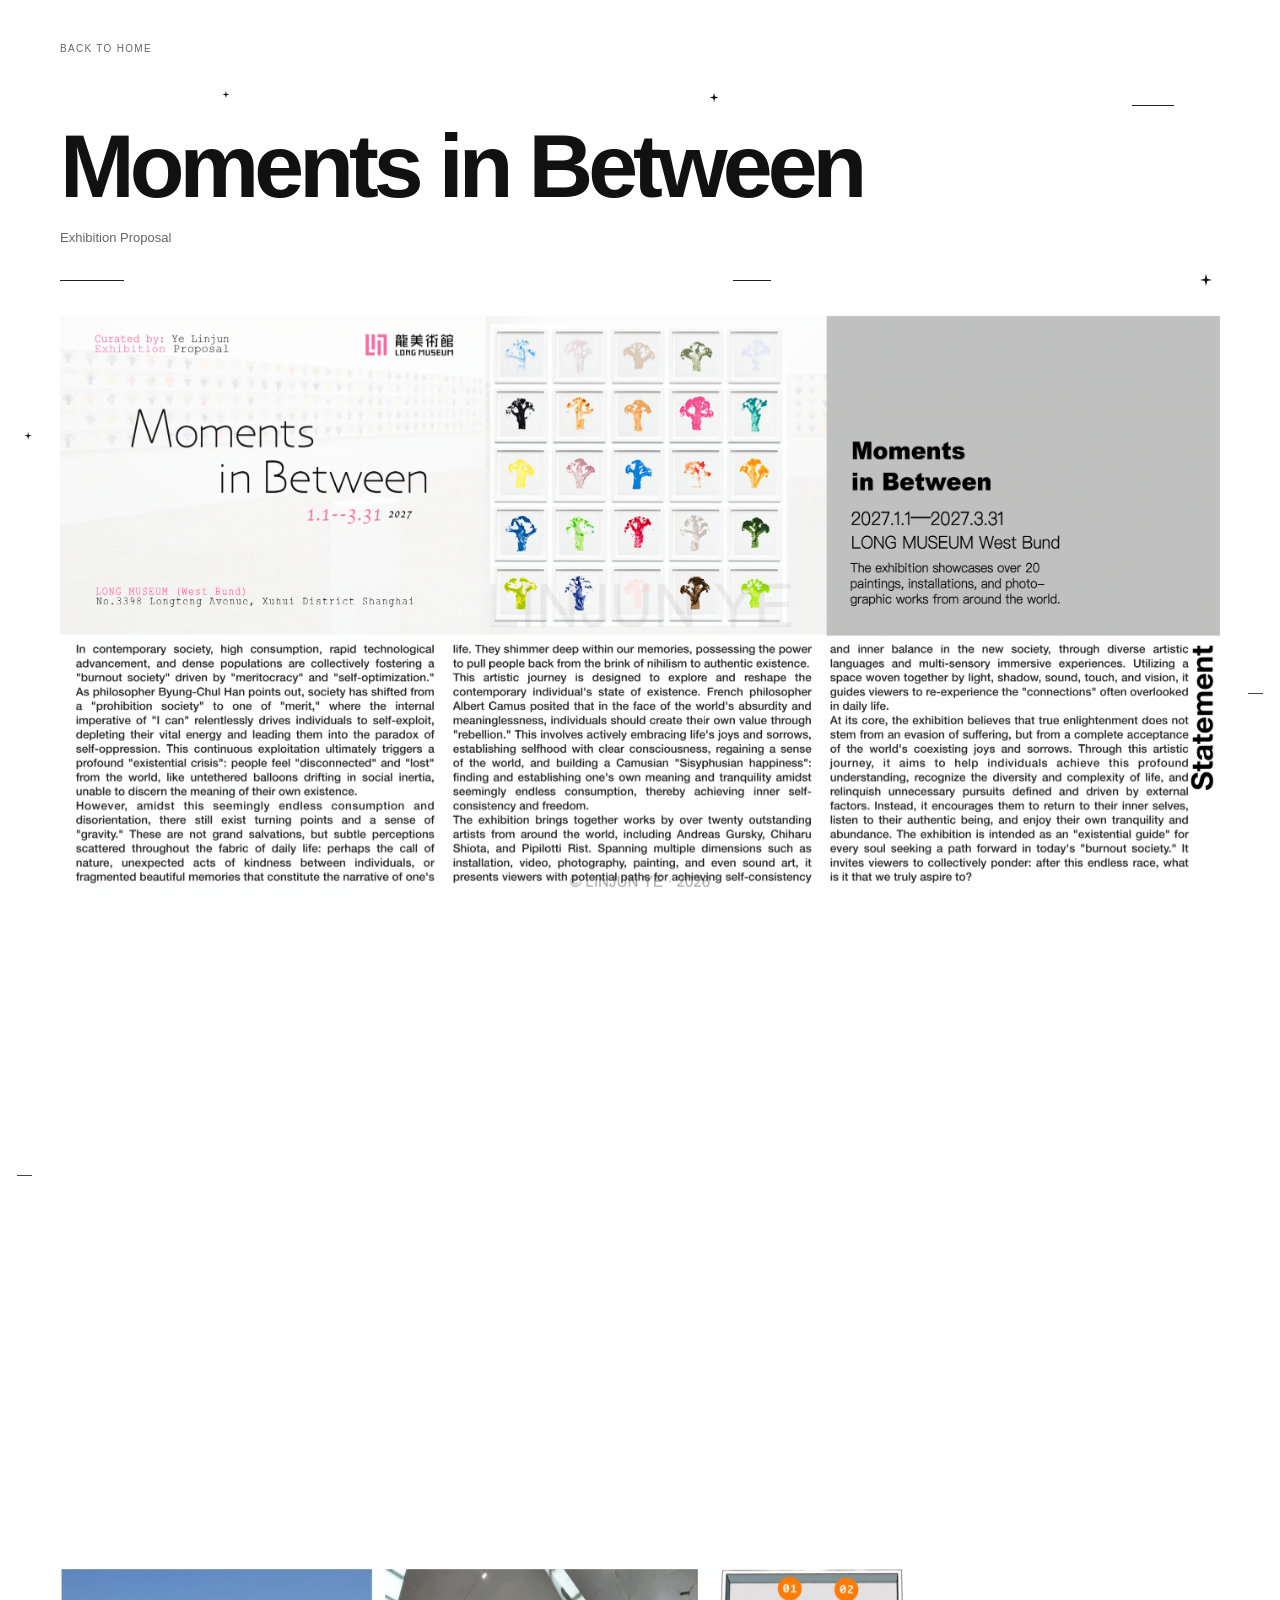
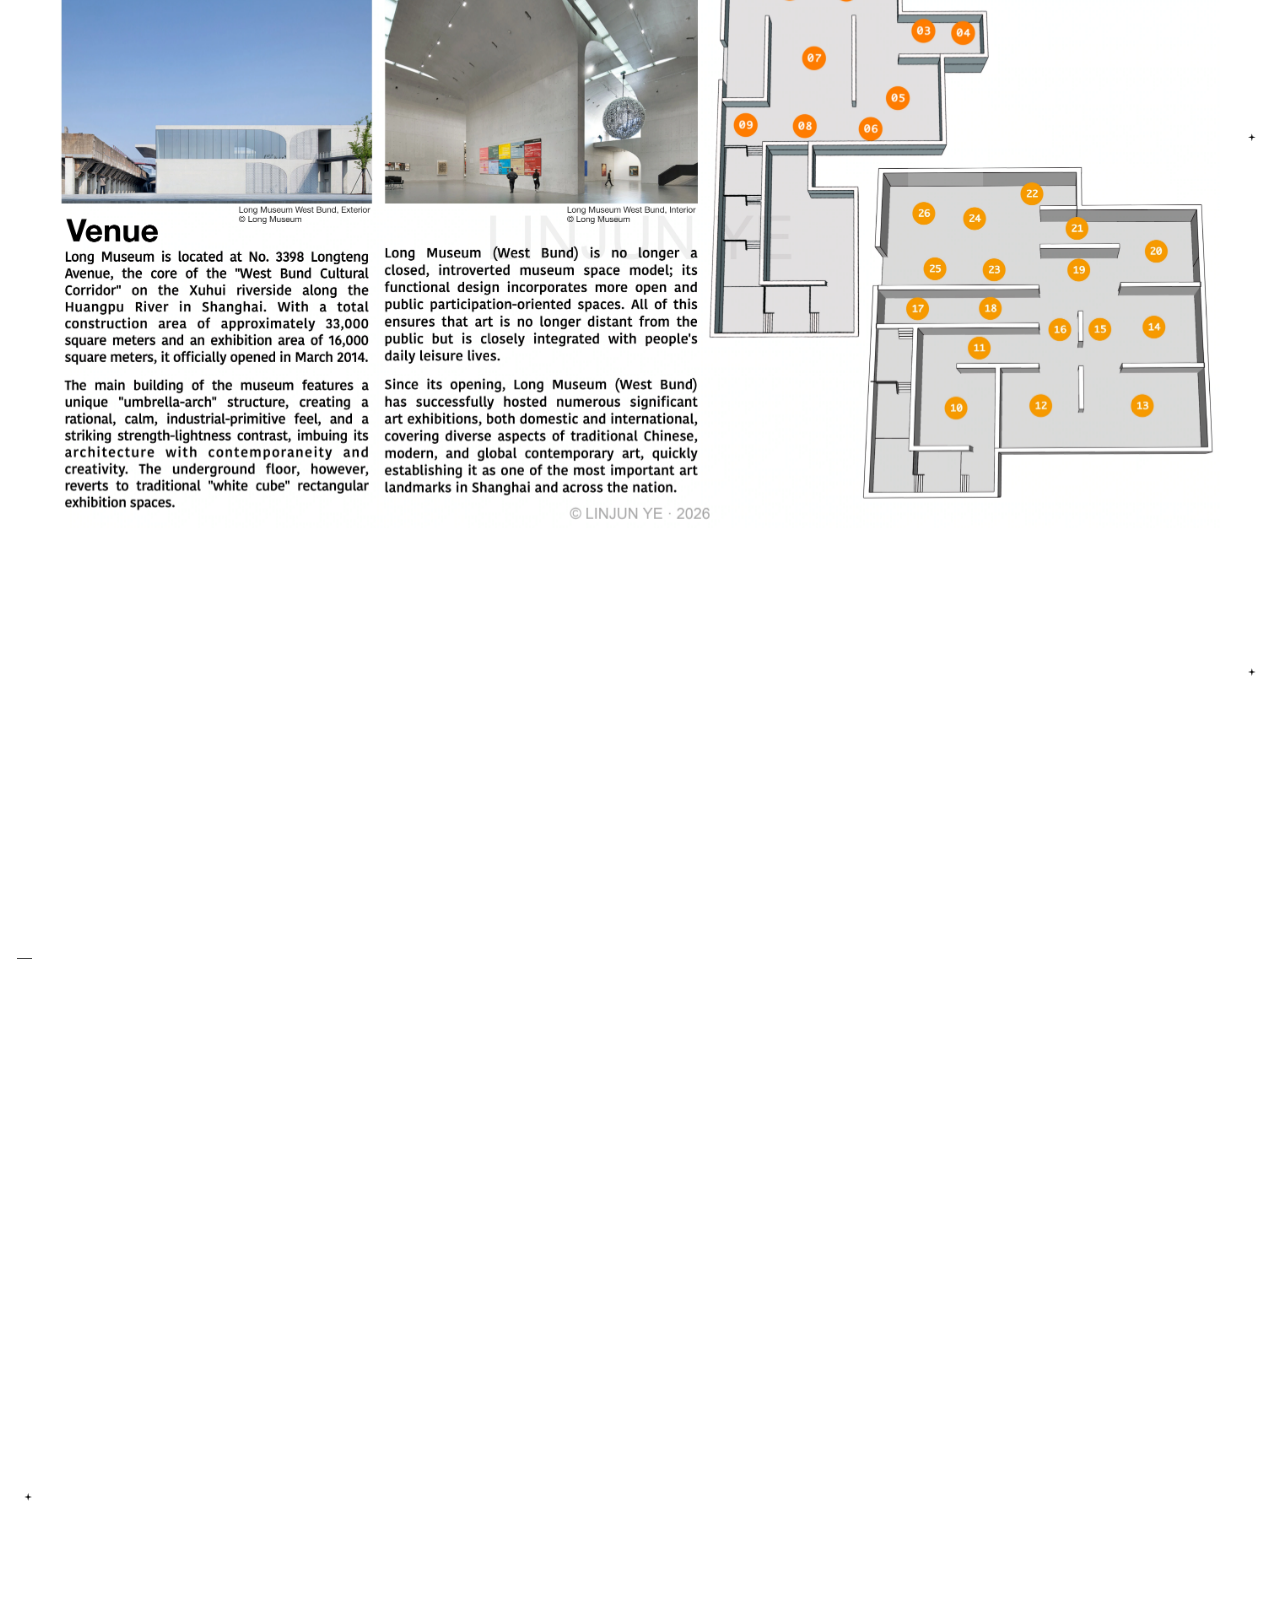
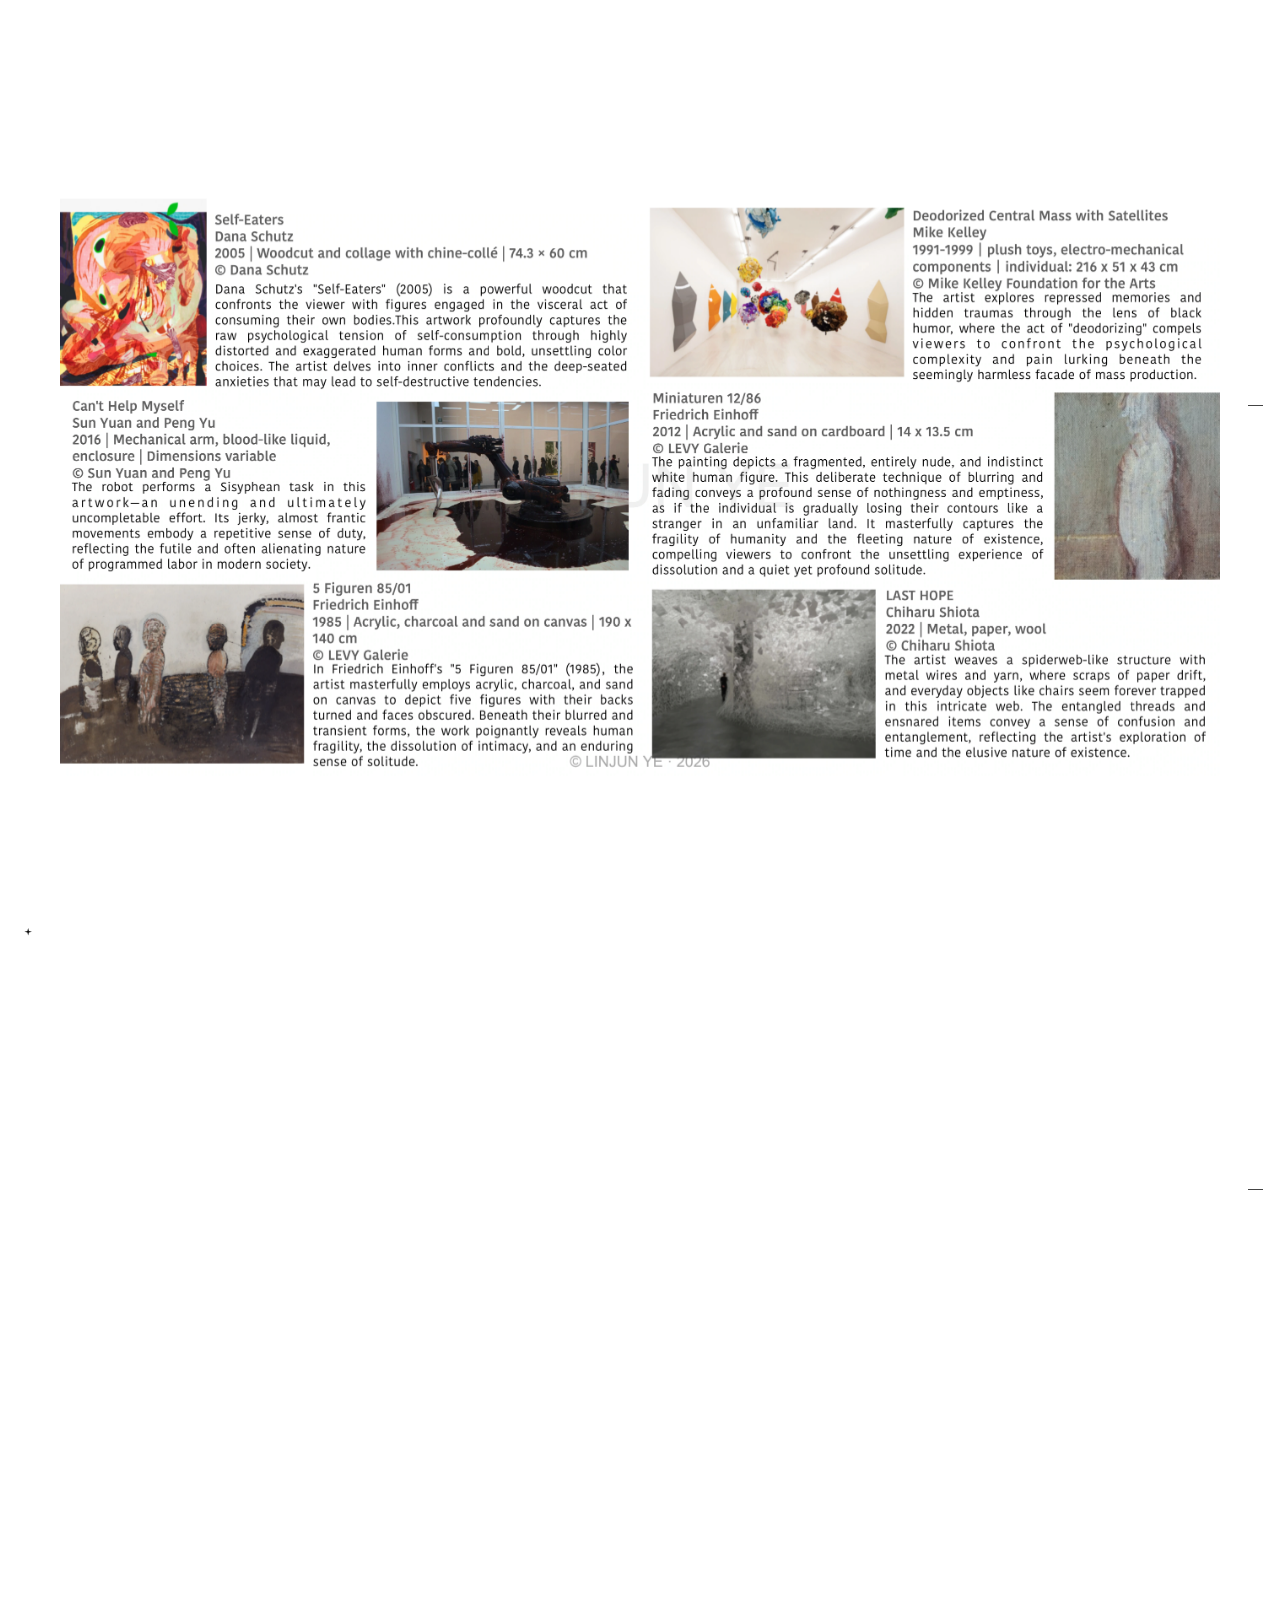
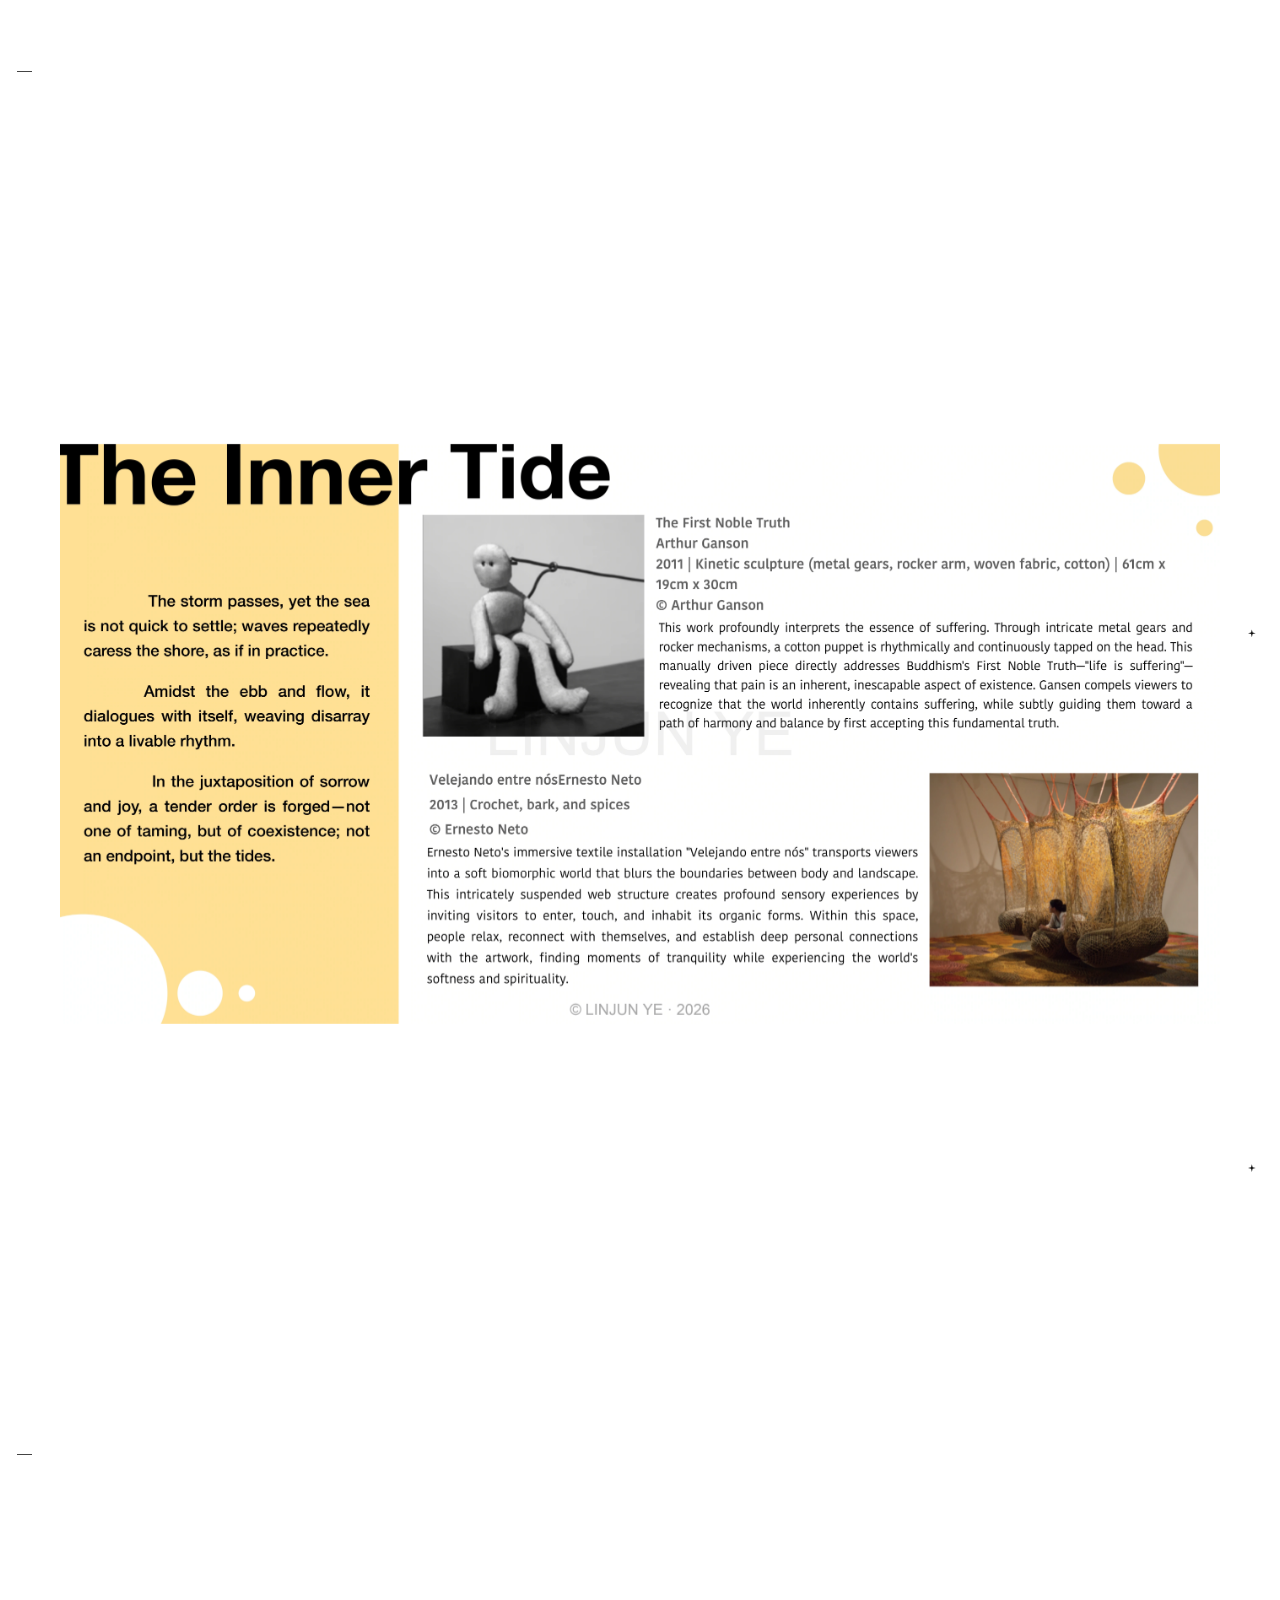
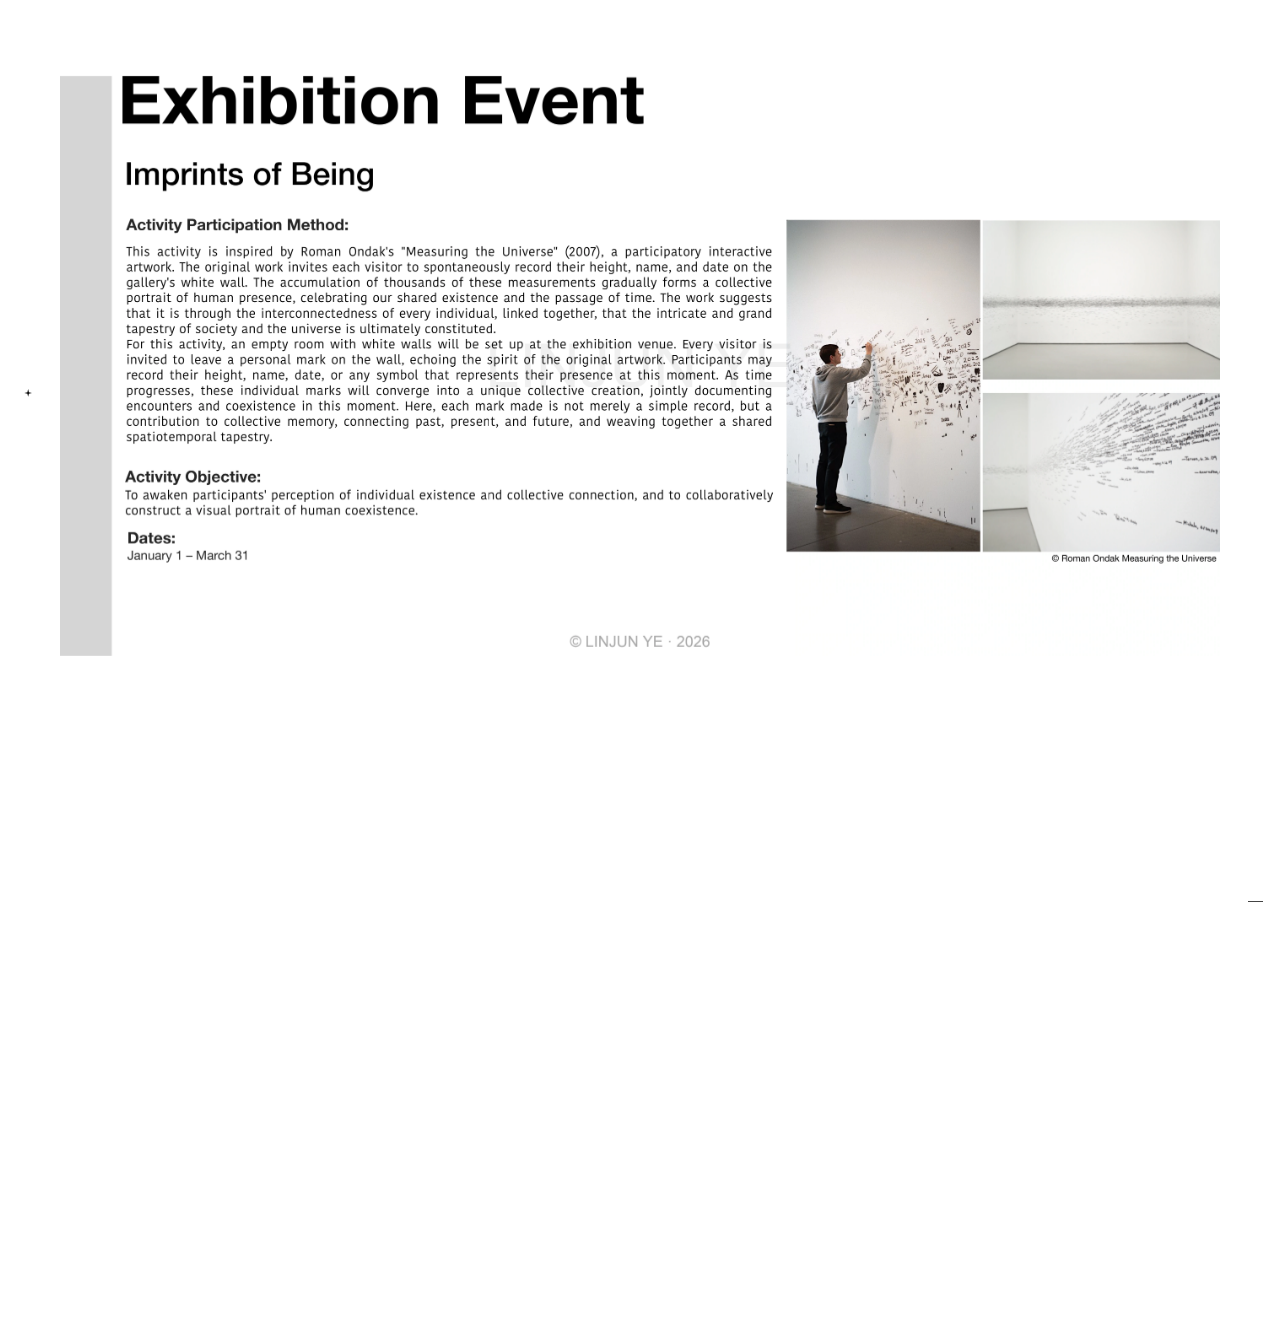
<file: projects/moments-in-between/index.html>
<!doctype html>
<html lang="en">
<head>
  <meta charset="utf-8">
  <meta name="viewport" content="width=device-width, initial-scale=1">
  <title>Moments in Between — LINJUN YE</title>
  <link rel="stylesheet" href="../shared/detail.css?v=templates-1">
  <link rel="stylesheet" href="../research-shared/viewer.css?v=watermark-prep-1">
  <link rel="stylesheet" href="project.css?v=moments-1">
  <link rel="stylesheet" href="../research-shared/ornaments.css?v=research-marks-1">
</head>
<body data-scroll-reveal=".reading-page img" data-section="research" data-project="moments-in-between" data-template="landscape">
  <main class="detail">
    <a class="back-home" href="../../">BACK TO HOME</a>
    <header class="project-header">
      <h1>Moments in Between</h1>
      <p class="project-type">Exhibition Proposal</p>
      <p class="introduction" hidden></p>
      <span class="line header-line" aria-hidden="true"></span>
      <span class="star header-star" aria-hidden="true"></span>
      <span class="star title-star" aria-hidden="true"></span>
      <span class="line title-line" aria-hidden="true"></span>
    </header>
    <div class="reading-pages" hidden></div>
  </main>
  <script type="module" src="../research-shared/reader.js?v=moments-1"></script>
  <script type="module" src="../research-shared/viewer.js?v=touch-close-2"></script>
  <script type="module" src="../research-shared/ornaments.js?v=research-marks-1"></script>
  <script defer src="../shared/scroll-reveal.js?v=scroll-reveal-1"></script>
</body>
</html>
</file>
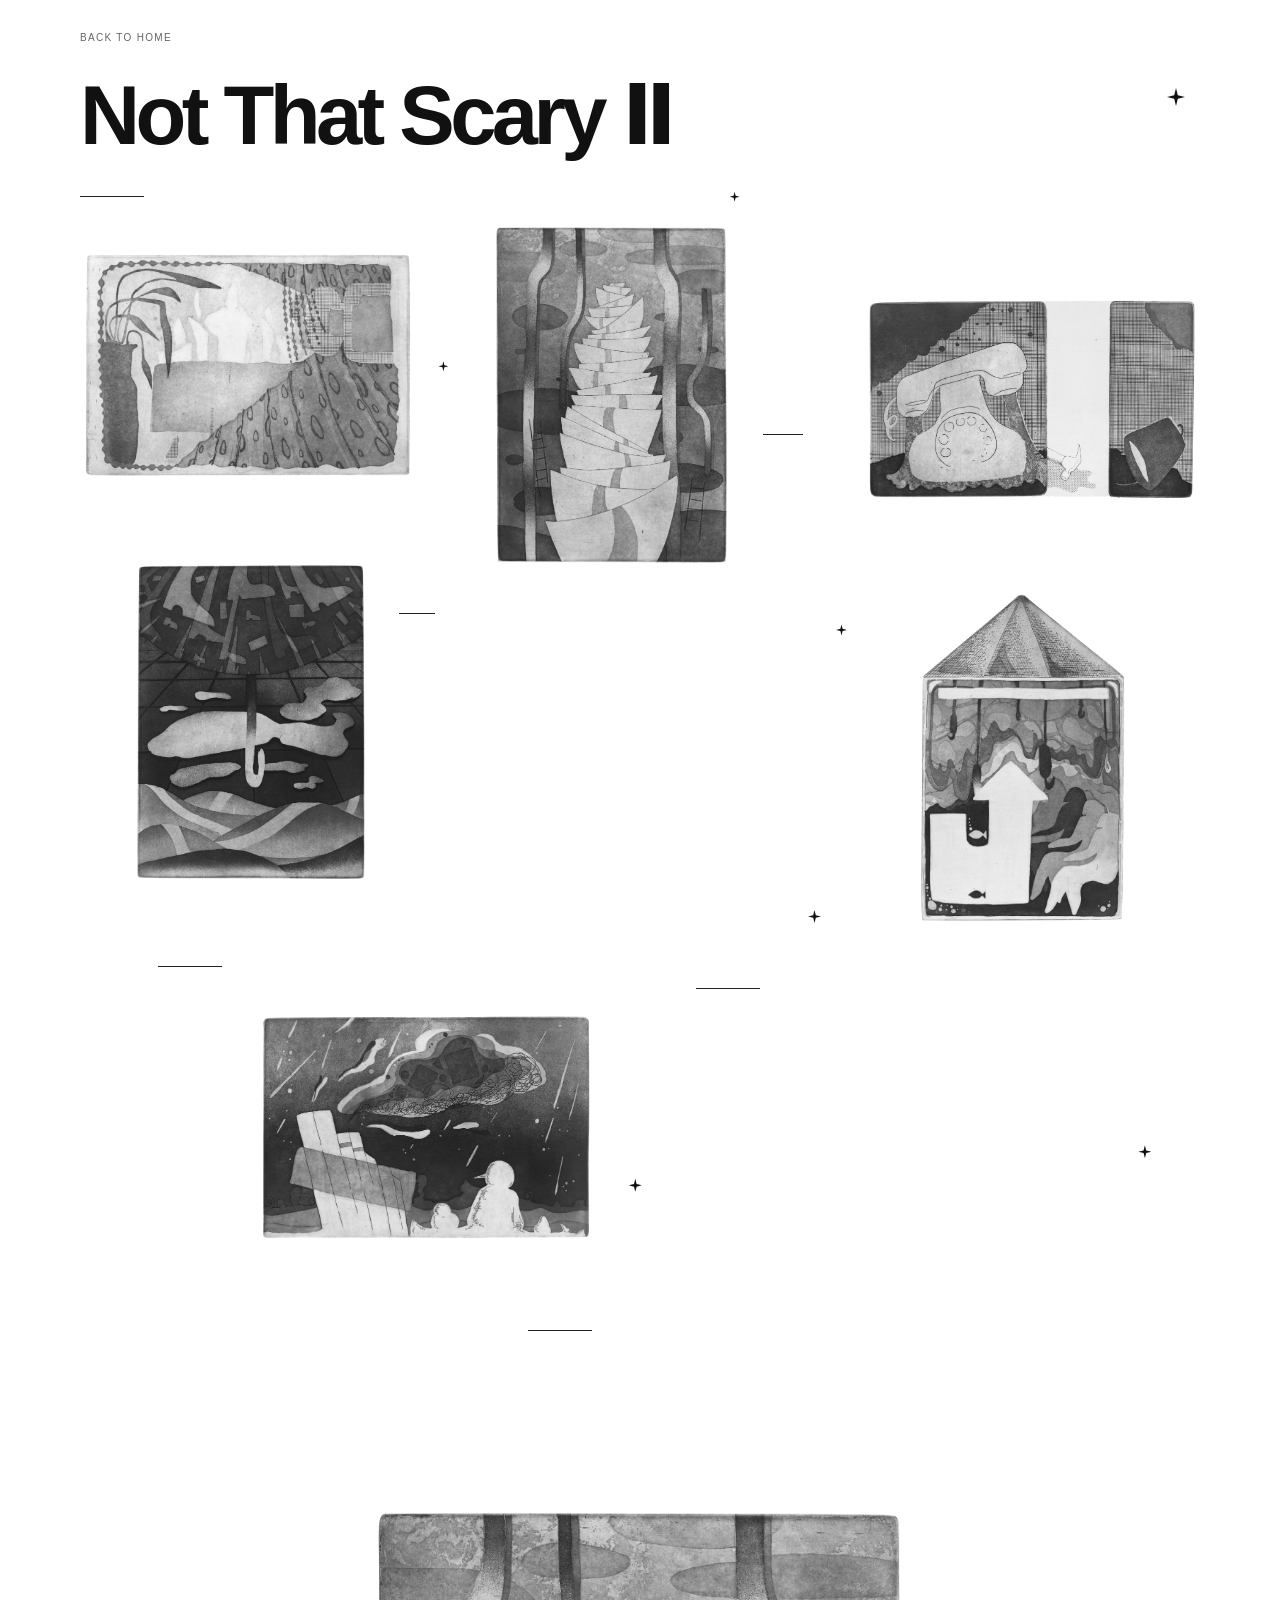
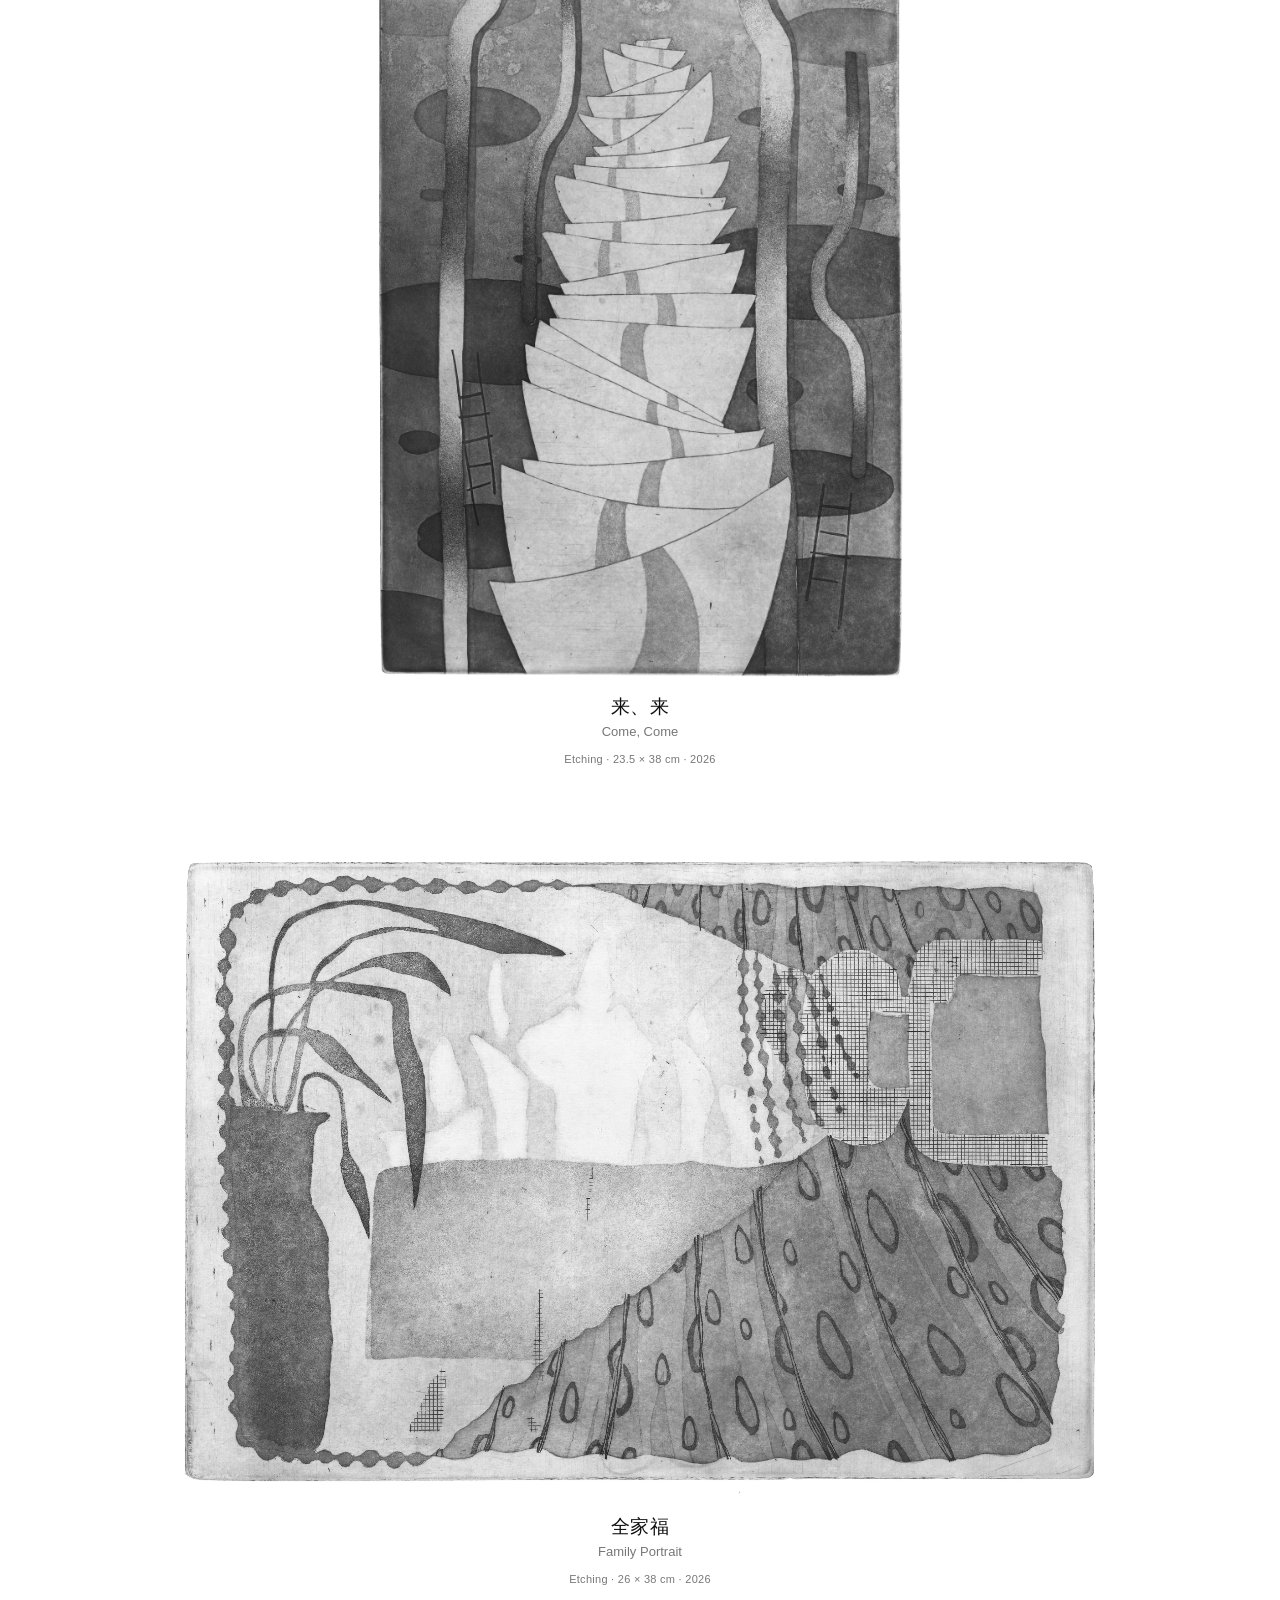
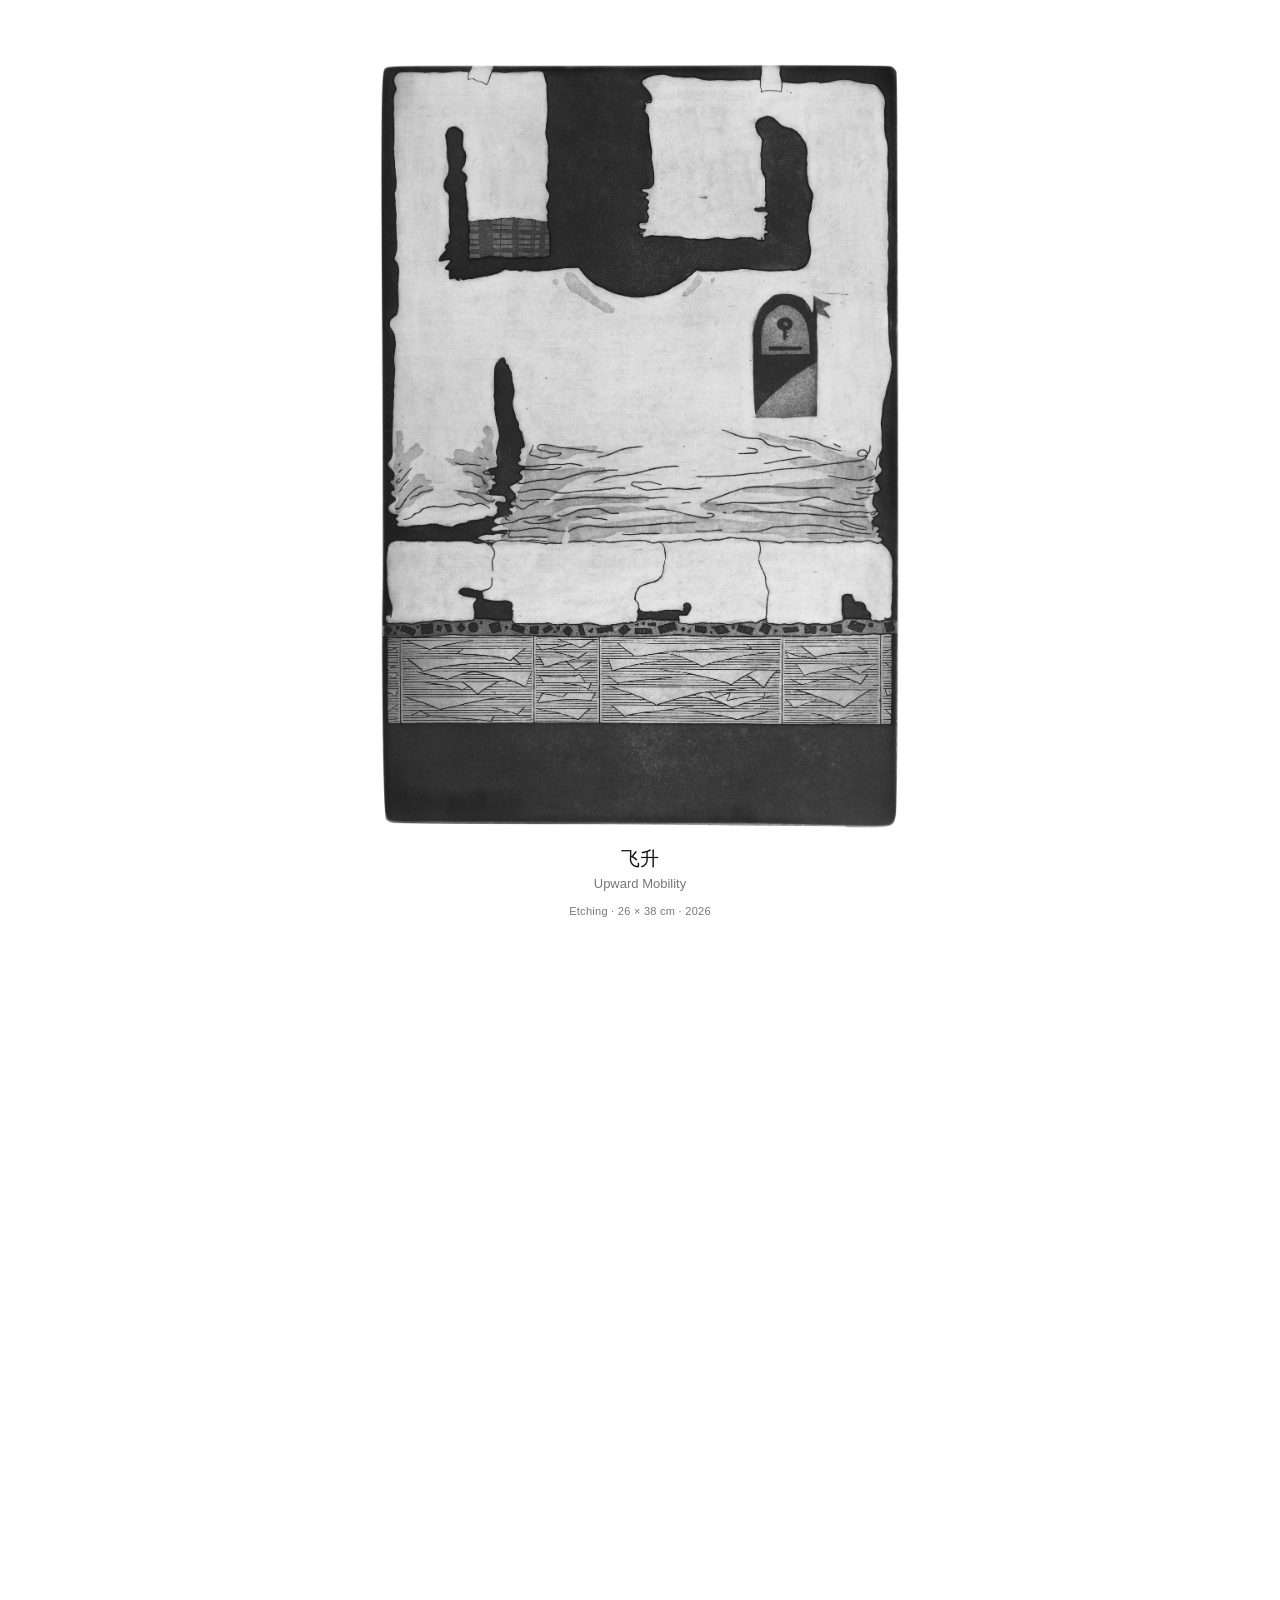
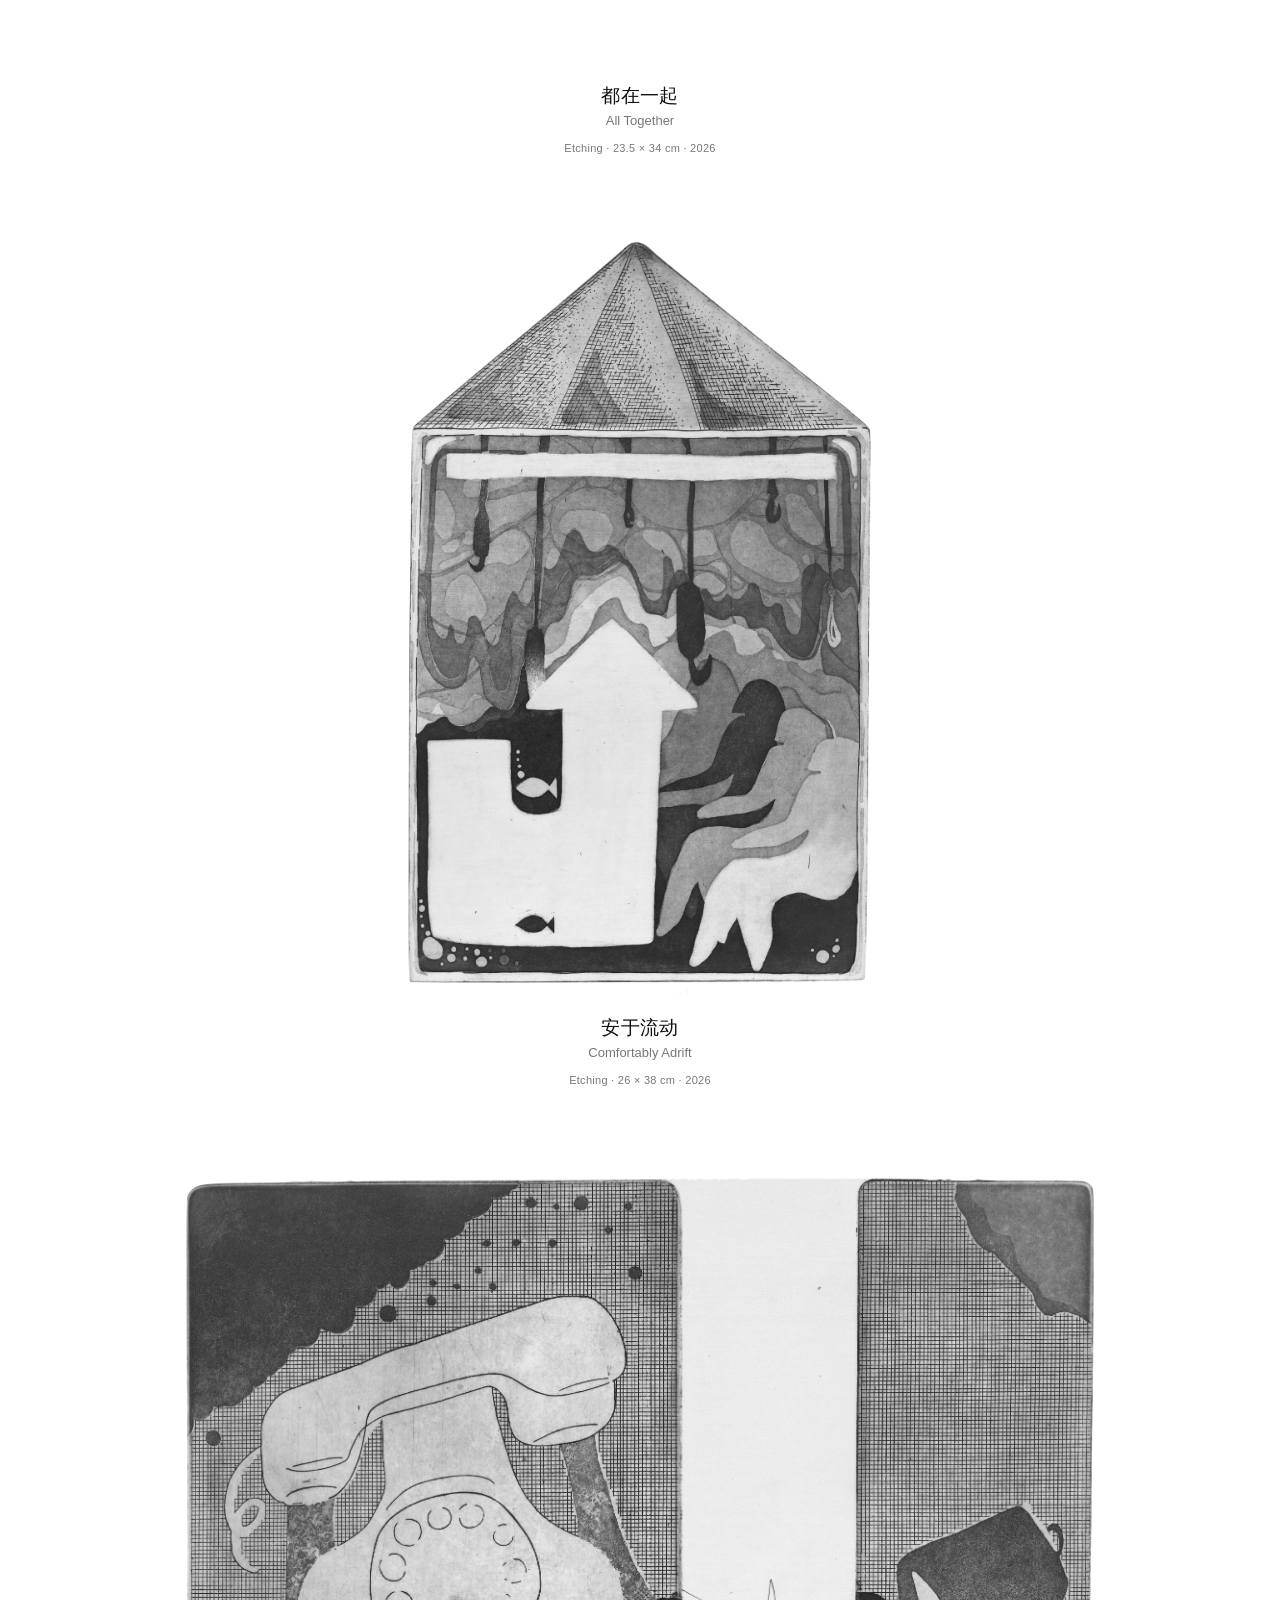
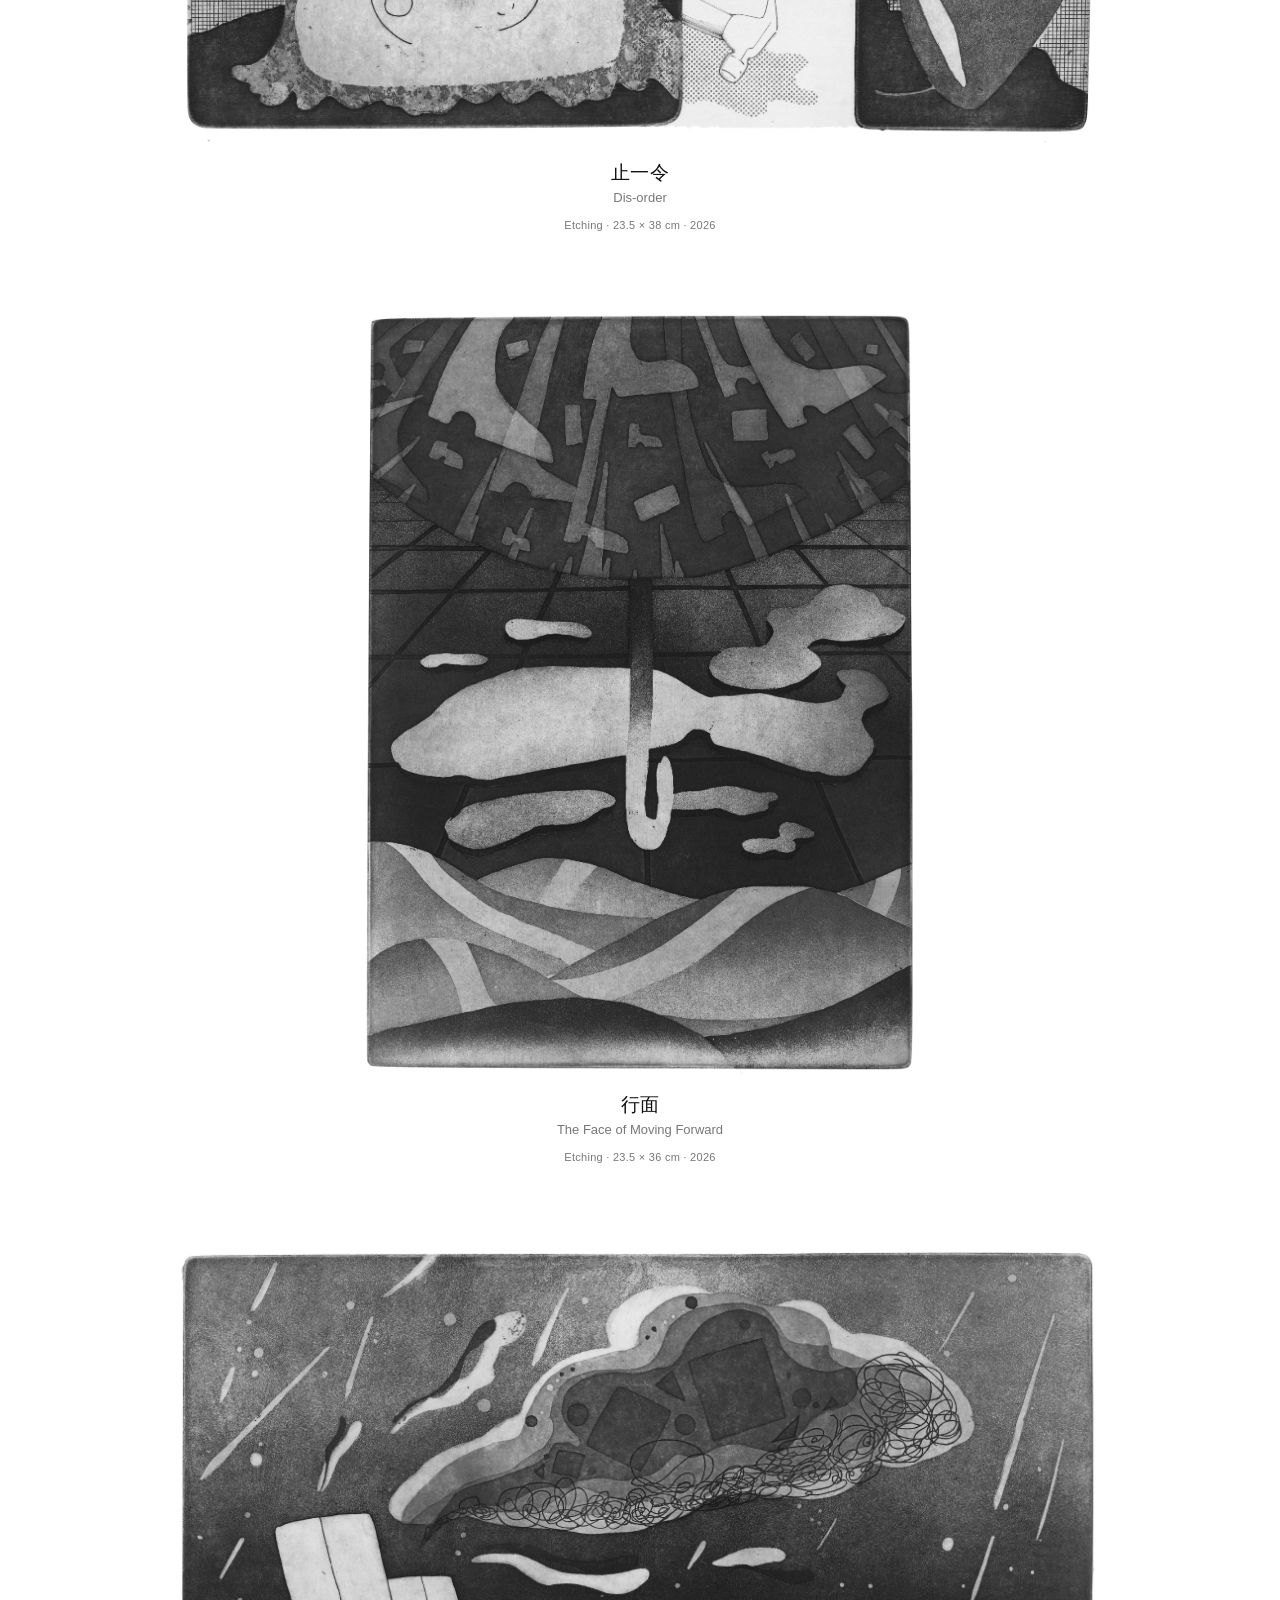
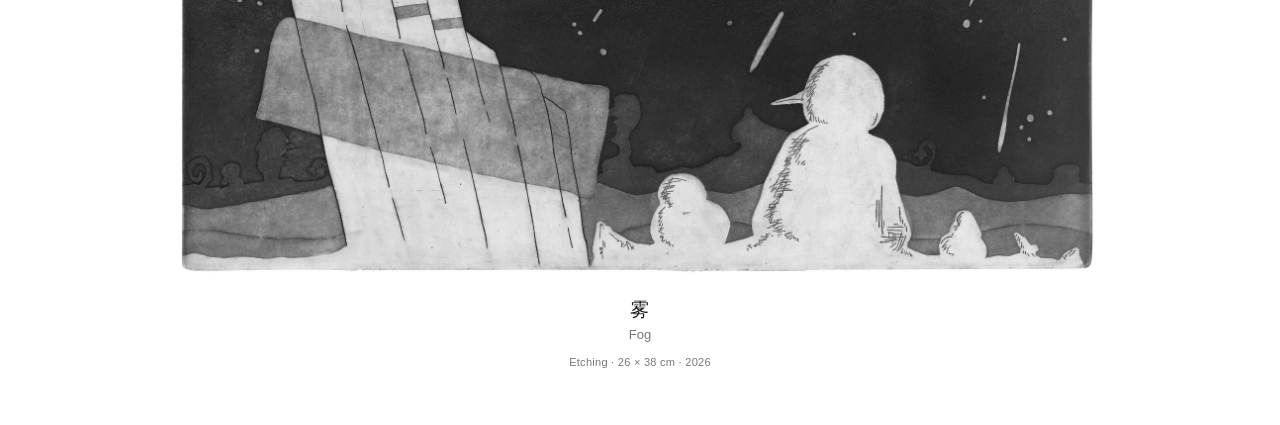
<file: projects/not-that-scary-ii/index.html>
<!doctype html>
<html lang="en">
<head>
  <meta charset="utf-8">
  <meta name="viewport" content="width=device-width, initial-scale=1">
  <meta name="description" content="Not That Scary Ⅱ — eight etchings by LINJUN YE.">
  <title>Not That Scary Ⅱ — LINJUN YE</title>
  <link rel="stylesheet" href="project.css?v=thumb-zoom-1">
</head>
<body data-scroll-reveal=".overview .artwork, .full-work">
  <main>
    <a class="back-home" href="../../">BACK TO HOME</a>
    <div class="series-header">
      <h1>Not That Scary Ⅱ</h1>
      <span class="star title-star" aria-hidden="true"></span>
      <span class="line title-line" aria-hidden="true"></span>
      <span class="star title-star-small" aria-hidden="true"></span>
    </div>
    <div class="overview" id="artworks"></div>
    <section class="full-works" id="full-works" aria-label="Individual etchings"></section>
  </main>
  <script type="module" src="project.js?v=preview-loading-3"></script>
  <script defer src="../shared/scroll-reveal.js?v=scroll-reveal-1"></script>
</body>
</html>
</file>
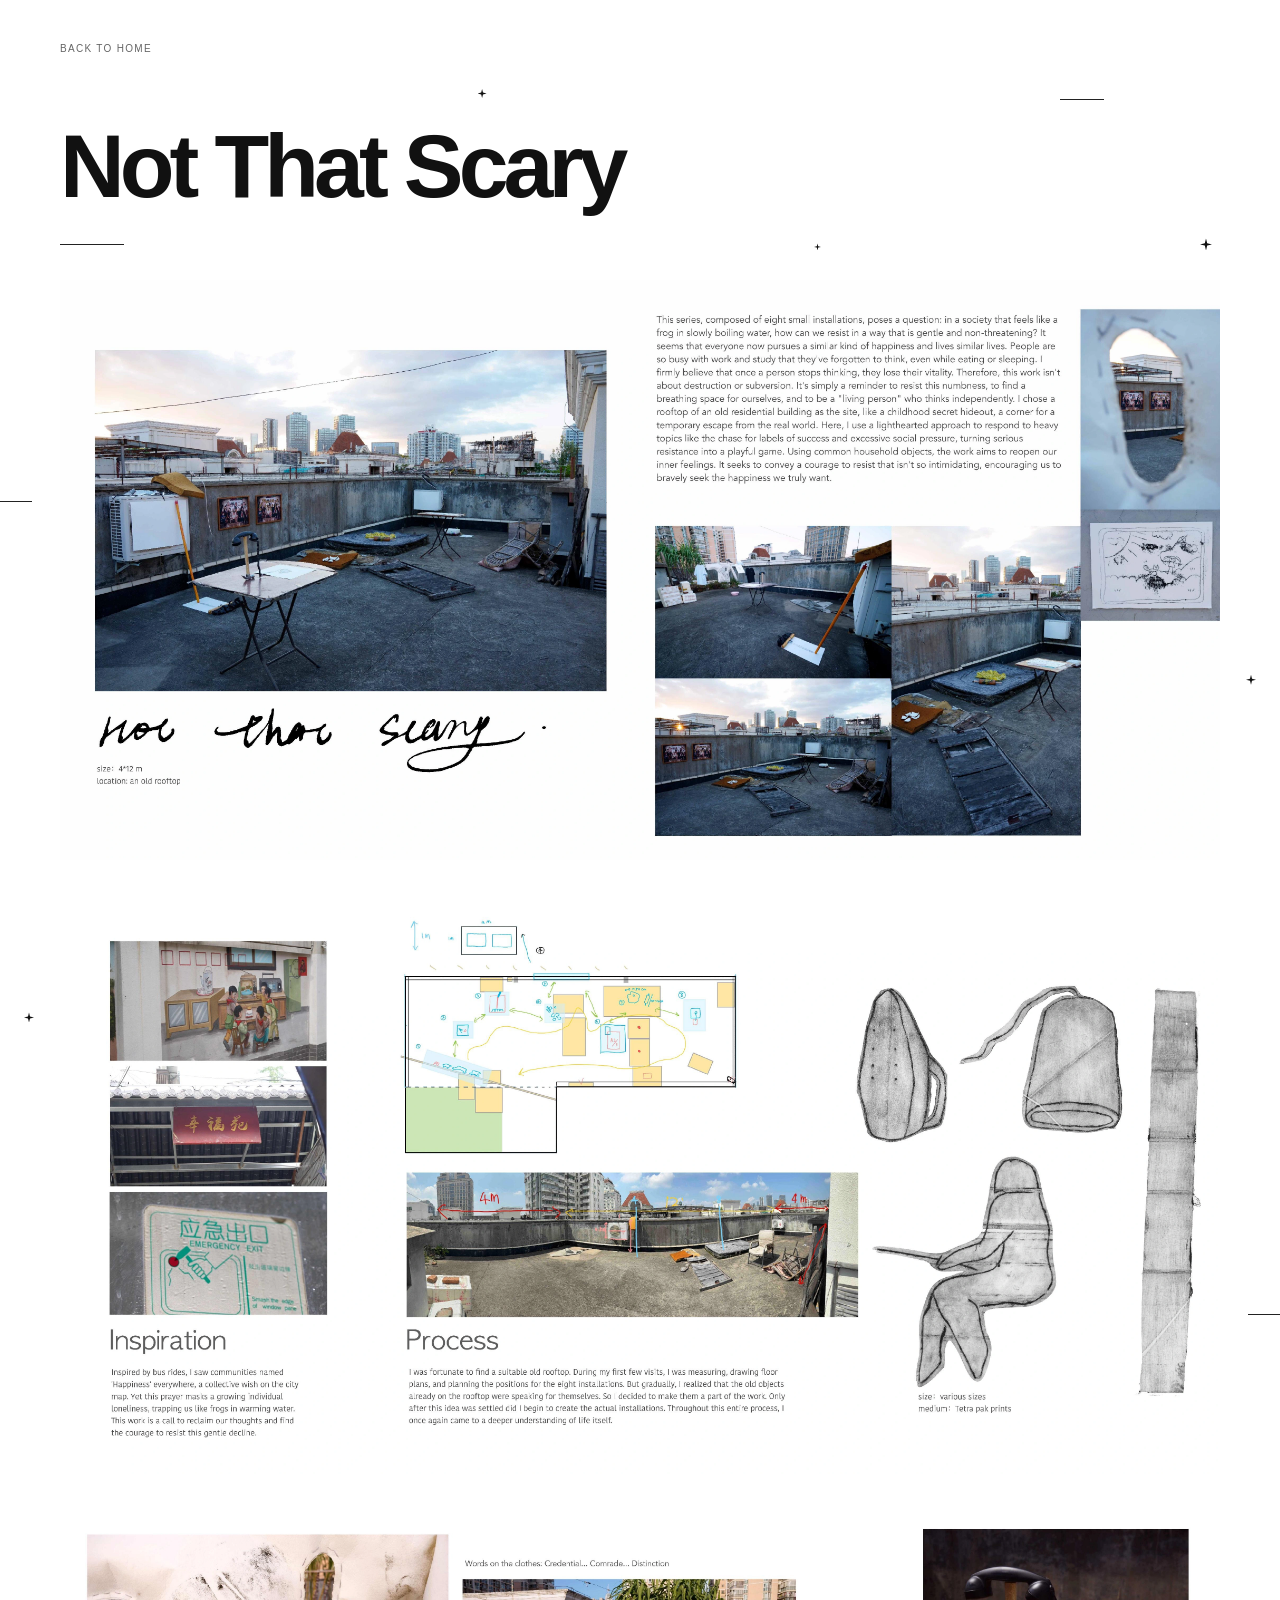
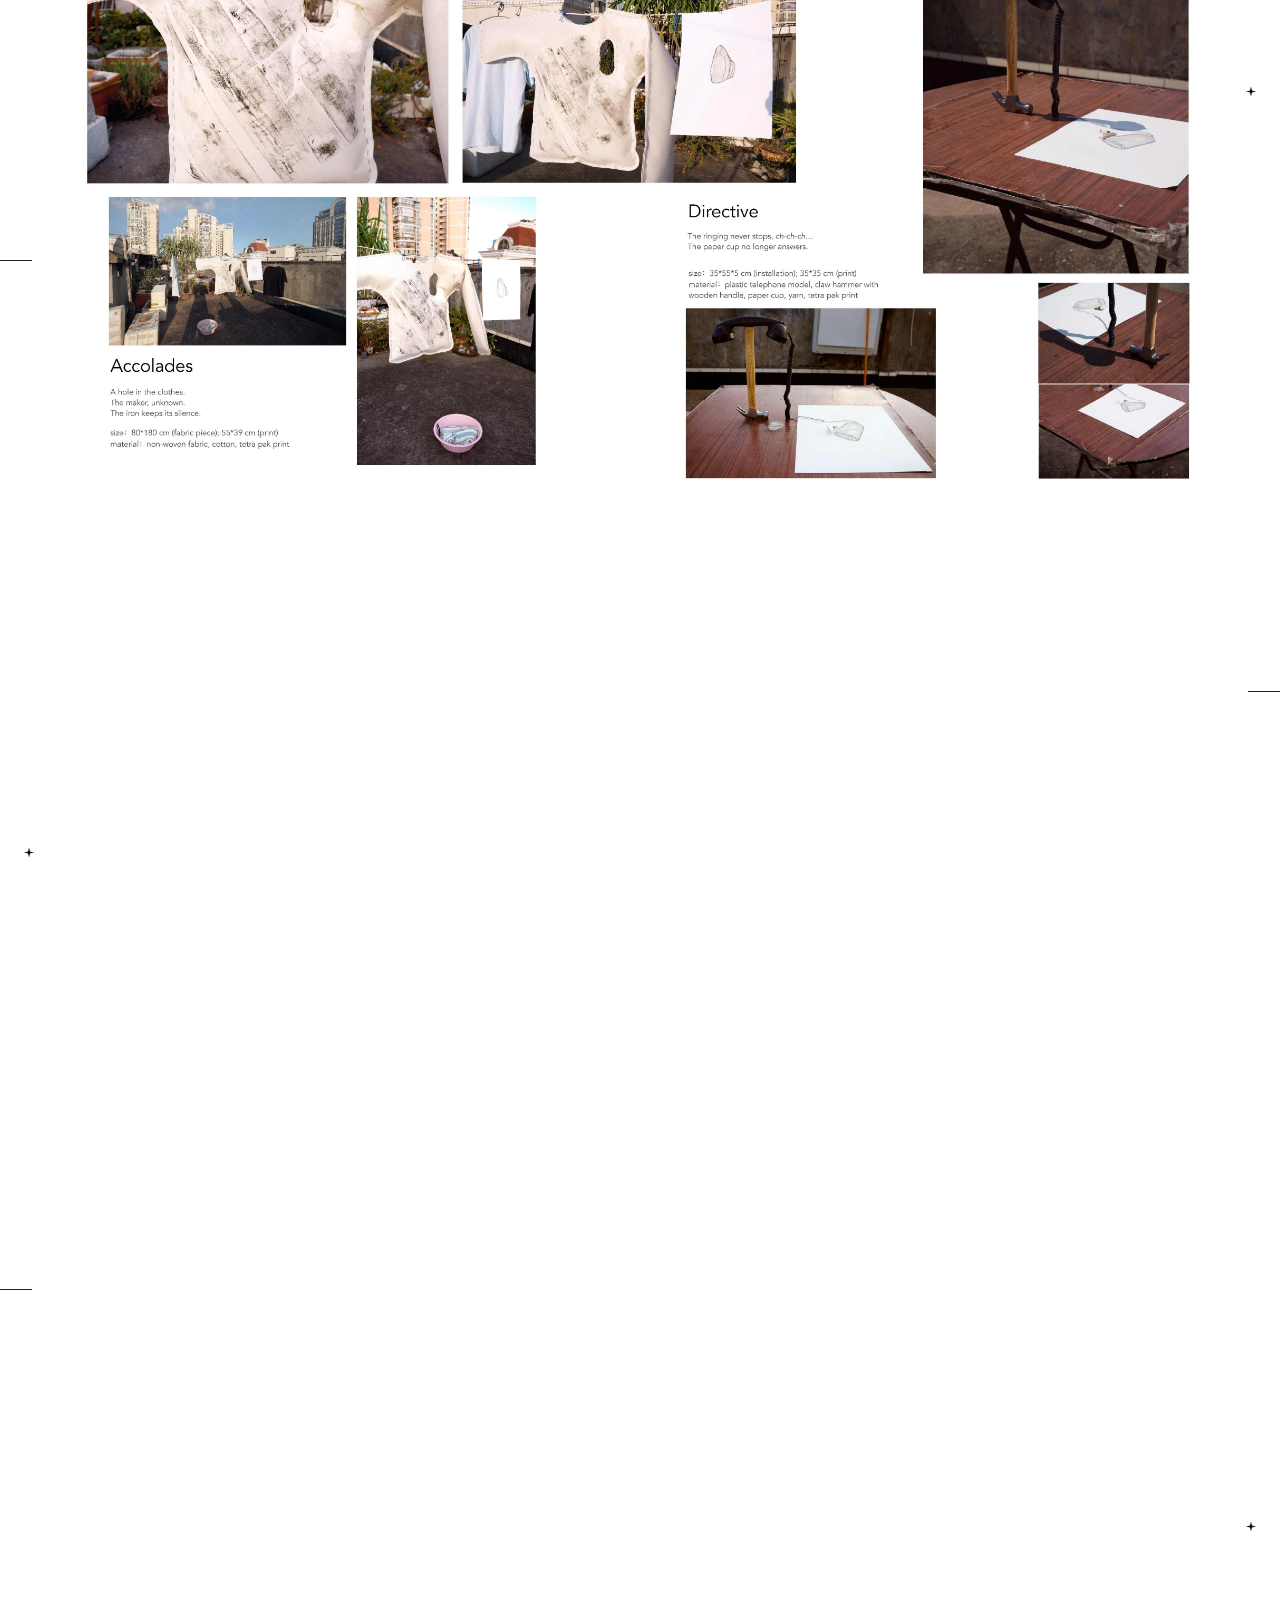
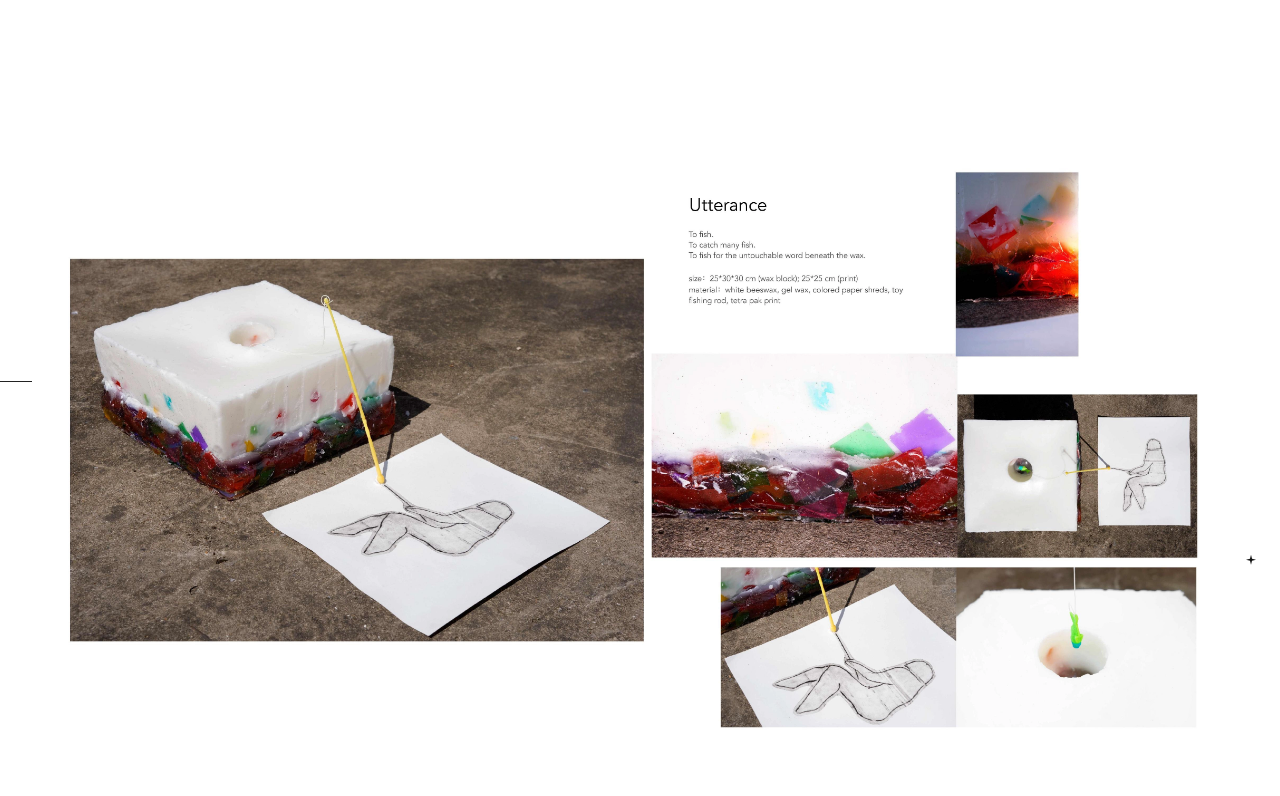
<file: projects/not-that-scary/index.html>
<!doctype html>
<html lang="en">
<head>
  <meta charset="utf-8">
  <meta name="viewport" content="width=device-width, initial-scale=1">
  <title>Not That Scary — LINJUN YE</title>
  <link rel="stylesheet" href="../shared/detail.css?v=templates-1">
  <link rel="stylesheet" href="project.css?v=scary-1">
  <link rel="stylesheet" href="viewer.css?v=reader-zoom-1">
</head>
<body data-project="not-that-scary" data-template="landscape">
  <main class="detail">
    <a class="back-home" href="../../">BACK TO HOME</a>
    <header class="project-header">
      <h1>Not That Scary</h1>
      <p class="introduction" hidden></p>
      <span class="line header-line" aria-hidden="true"></span>
      <span class="star header-star" aria-hidden="true"></span>
      <span class="star scary-title-star-top" aria-hidden="true"></span>
      <span class="star scary-title-star-low" aria-hidden="true"></span>
      <span class="line scary-title-line-top" aria-hidden="true"></span>
    </header>
    <div class="reading-pages" hidden></div>
  </main>
  <script type="module" src="reader.js?v=scary-1"></script>
  <script type="module" src="project.js?v=scary-1"></script>
  <script type="module" src="viewer.js?v=touch-close-2"></script>
</body>
</html>
</file>
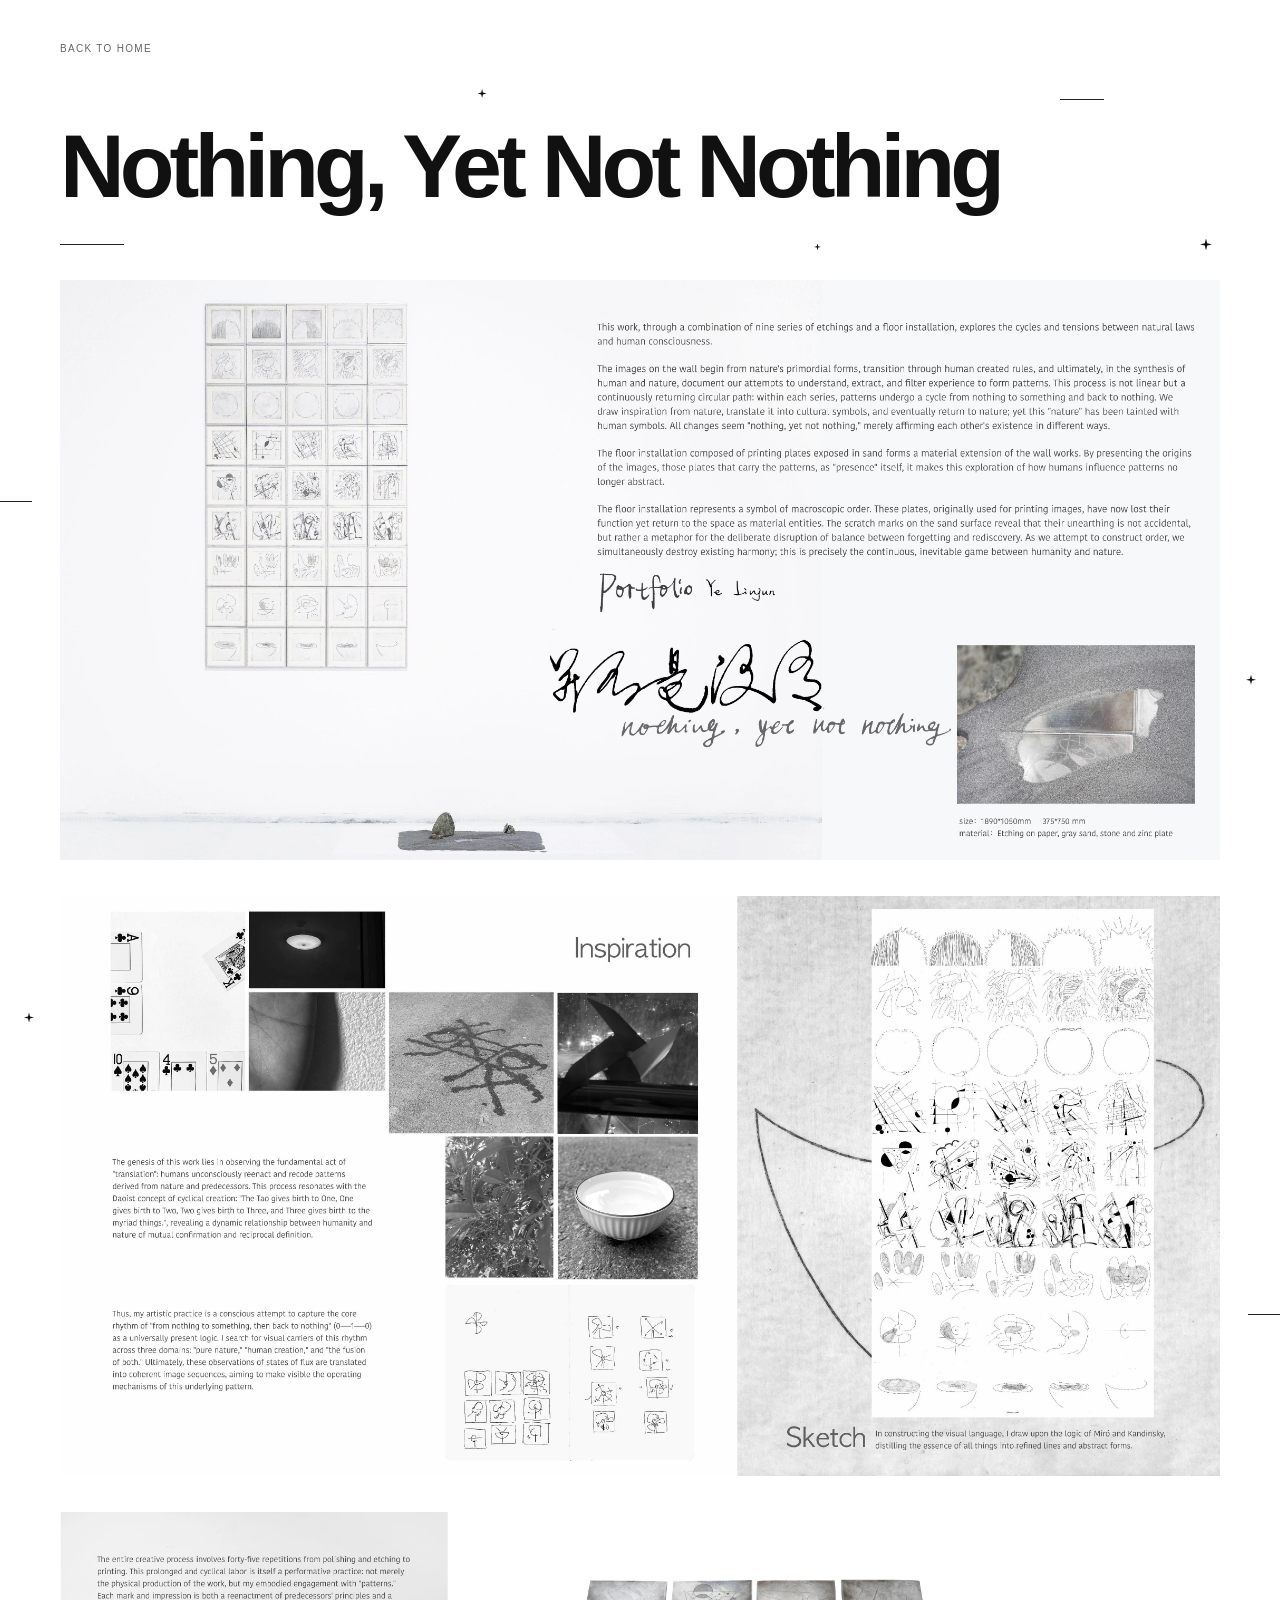
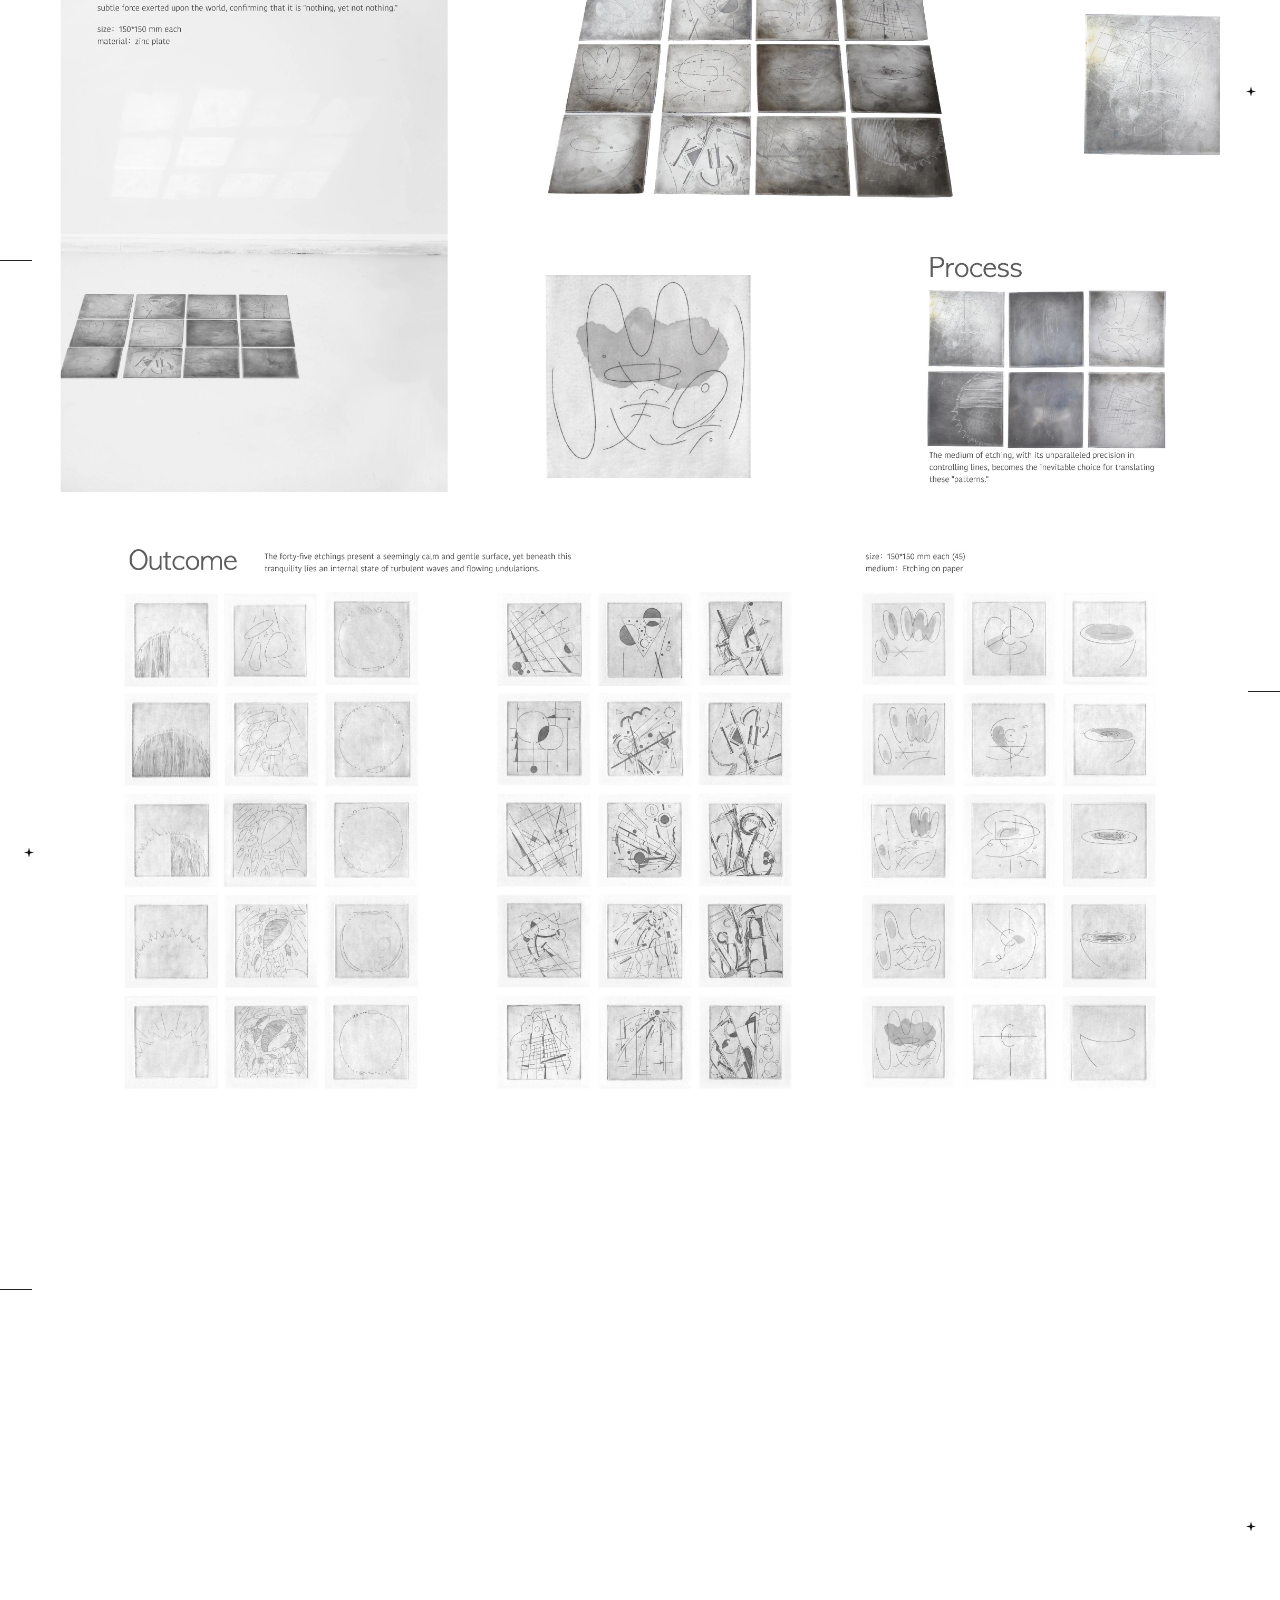
<file: projects/nothing-yet-not-nothing/index.html>
<!doctype html>
<html lang="en">
<head>
  <meta charset="utf-8">
  <meta name="viewport" content="width=device-width, initial-scale=1">
  <title>Nothing, Yet Not Nothing — LINJUN YE</title>
  <link rel="stylesheet" href="../shared/detail.css?v=templates-1">
  <link rel="stylesheet" href="project.css?v=nothing-1">
  <link rel="stylesheet" href="viewer.css?v=reader-zoom-1">
</head>
<body data-project="nothing-yet-not-nothing" data-template="landscape">
  <main class="detail">
    <a class="back-home" href="../../">BACK TO HOME</a>
    <header class="project-header">
      <h1>Nothing, Yet Not Nothing</h1>
      <p class="introduction" hidden></p>
      <span class="line header-line" aria-hidden="true"></span>
      <span class="star header-star" aria-hidden="true"></span>
      <span class="star nothing-title-star-top" aria-hidden="true"></span>
      <span class="star nothing-title-star-low" aria-hidden="true"></span>
      <span class="line nothing-title-line-top" aria-hidden="true"></span>
    </header>
    <div class="reading-pages" hidden></div>
  </main>
  <script type="module" src="reader.js?v=nothing-1"></script>
  <script type="module" src="project.js?v=nothing-1"></script>
  <script type="module" src="viewer.js?v=touch-close-2"></script>
</body>
</html>
</file>
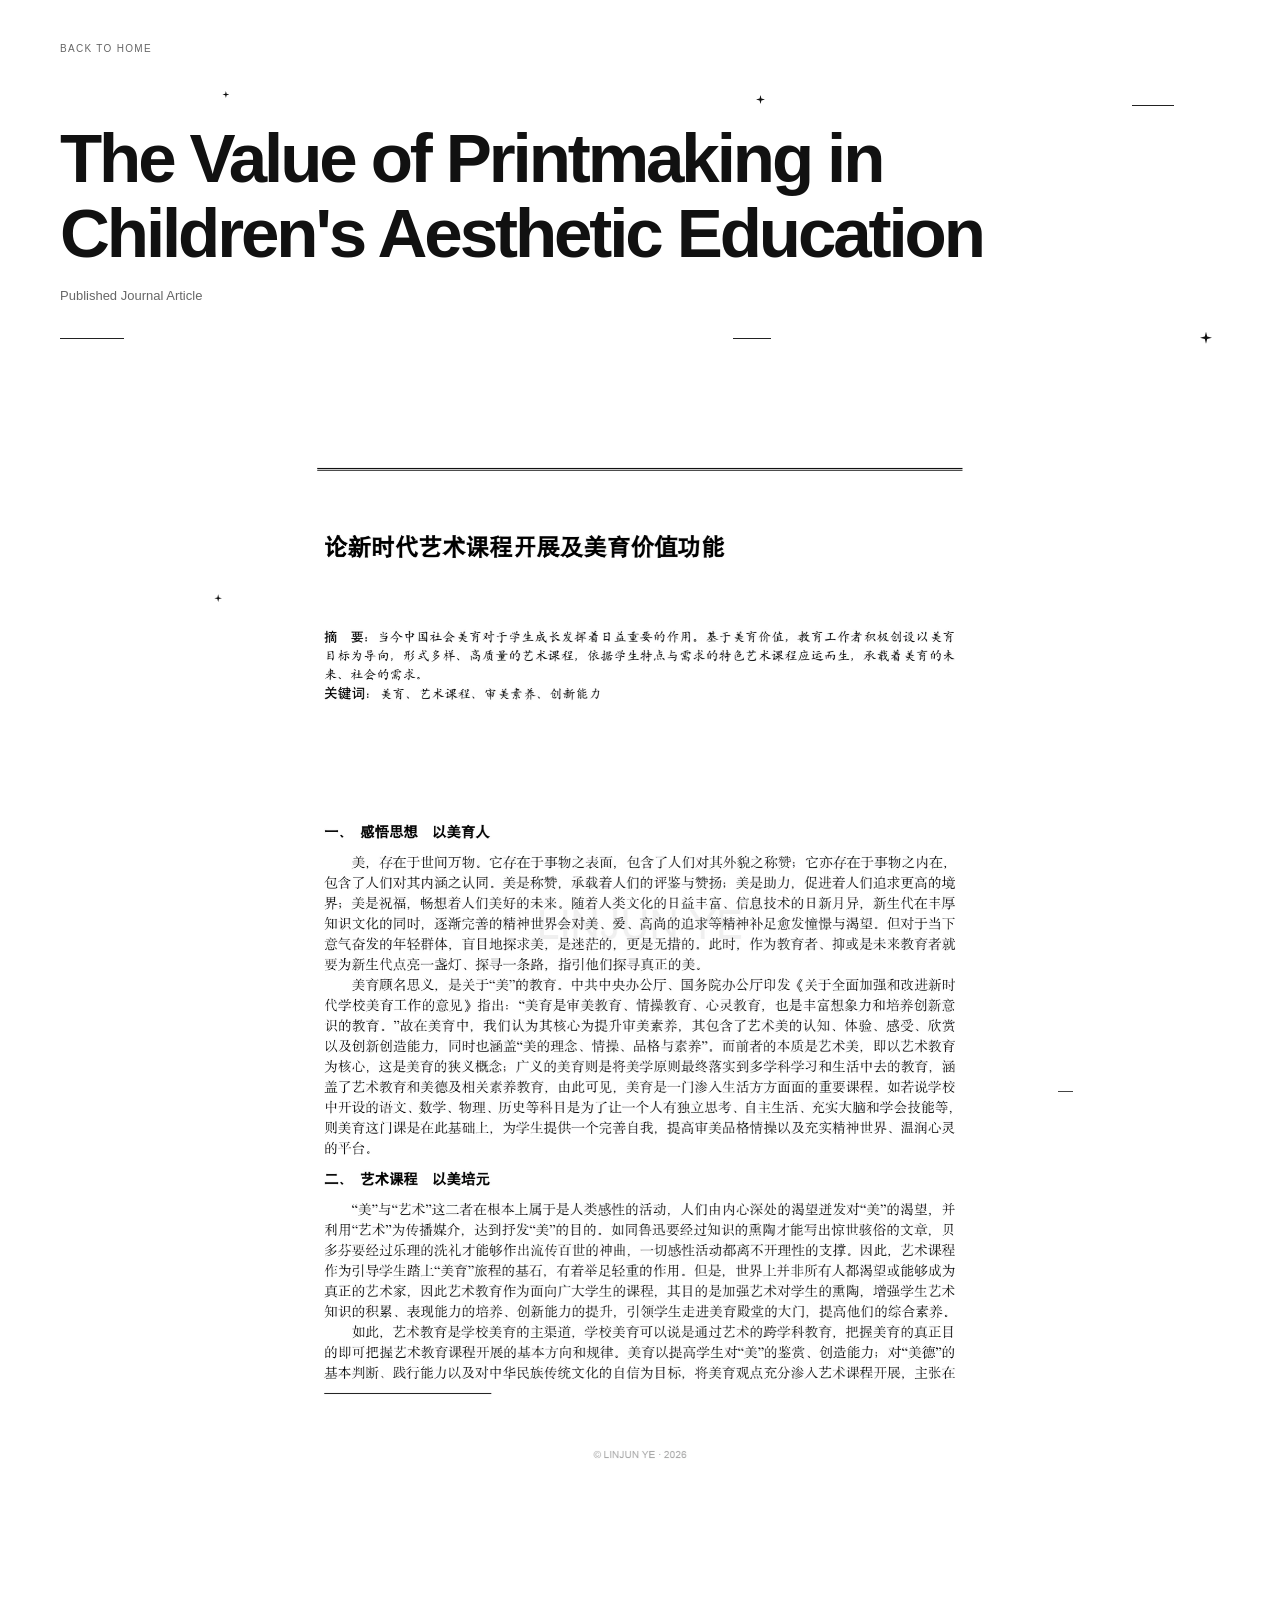
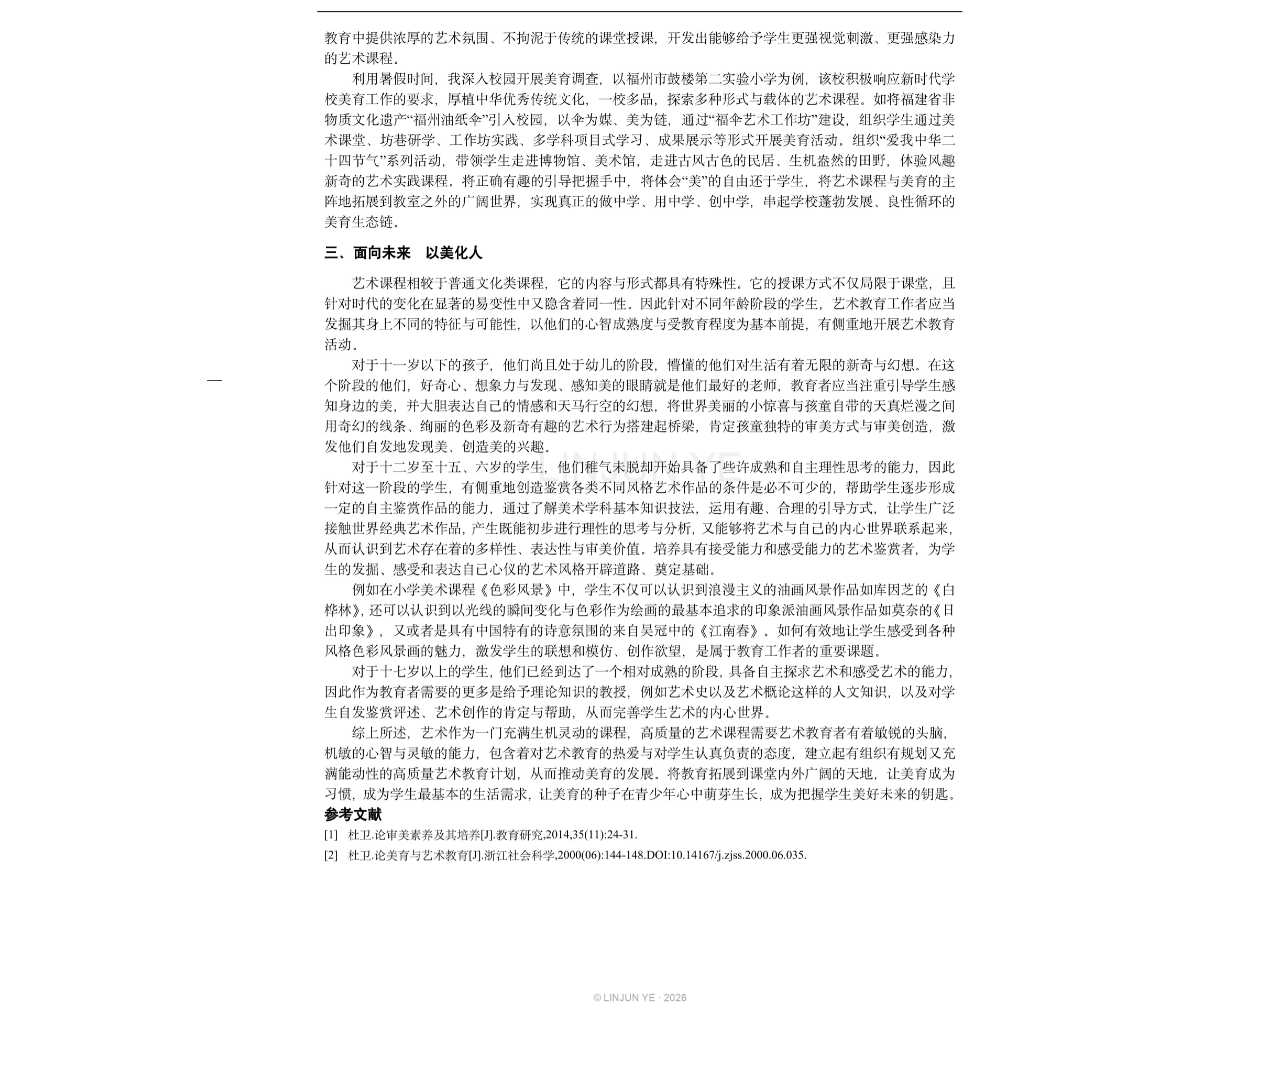
<file: projects/printmaking-aesthetic-education/index.html>
<!doctype html>
<html lang="en">
<head>
  <meta charset="utf-8">
  <meta name="viewport" content="width=device-width, initial-scale=1">
  <title>The Value of Printmaking in Children's Aesthetic Education — LINJUN YE</title>
  <link rel="stylesheet" href="../shared/detail.css?v=templates-1">
  <link rel="stylesheet" href="../research-shared/viewer.css?v=watermark-prep-1">
  <link rel="stylesheet" href="../research-shared/essay.css?v=research-pages-1">
  <link rel="stylesheet" href="../research-shared/ornaments.css?v=research-marks-1">
</head>
<body data-scroll-reveal=".reading-page img" data-section="research" data-project="printmaking-aesthetic-education" data-template="portrait" data-reader="research-pages">
  <main class="detail">
    <a class="back-home" href="../../">BACK TO HOME</a>
    <header class="project-header">
      <h1>The Value of Printmaking in Children's Aesthetic Education</h1>
      <p class="project-type">Published Journal Article</p>
      <p class="introduction" hidden></p>
      <span class="line header-line" aria-hidden="true"></span>
      <span class="star header-star" aria-hidden="true"></span>
      <span class="star essay-title-star" aria-hidden="true"></span>
      <span class="line essay-title-line" aria-hidden="true"></span>
    </header>
    <div class="reading-pages" hidden></div>
  </main>
  <script type="module" src="reader.js?v=journal-1"></script>
  <script type="module" src="viewer.js?v=touch-close-2"></script>
  <script type="module" src="../research-shared/ornaments.js?v=research-marks-1"></script>
  <script defer src="../shared/scroll-reveal.js?v=scroll-reveal-1"></script>
</body>
</html>
</file>
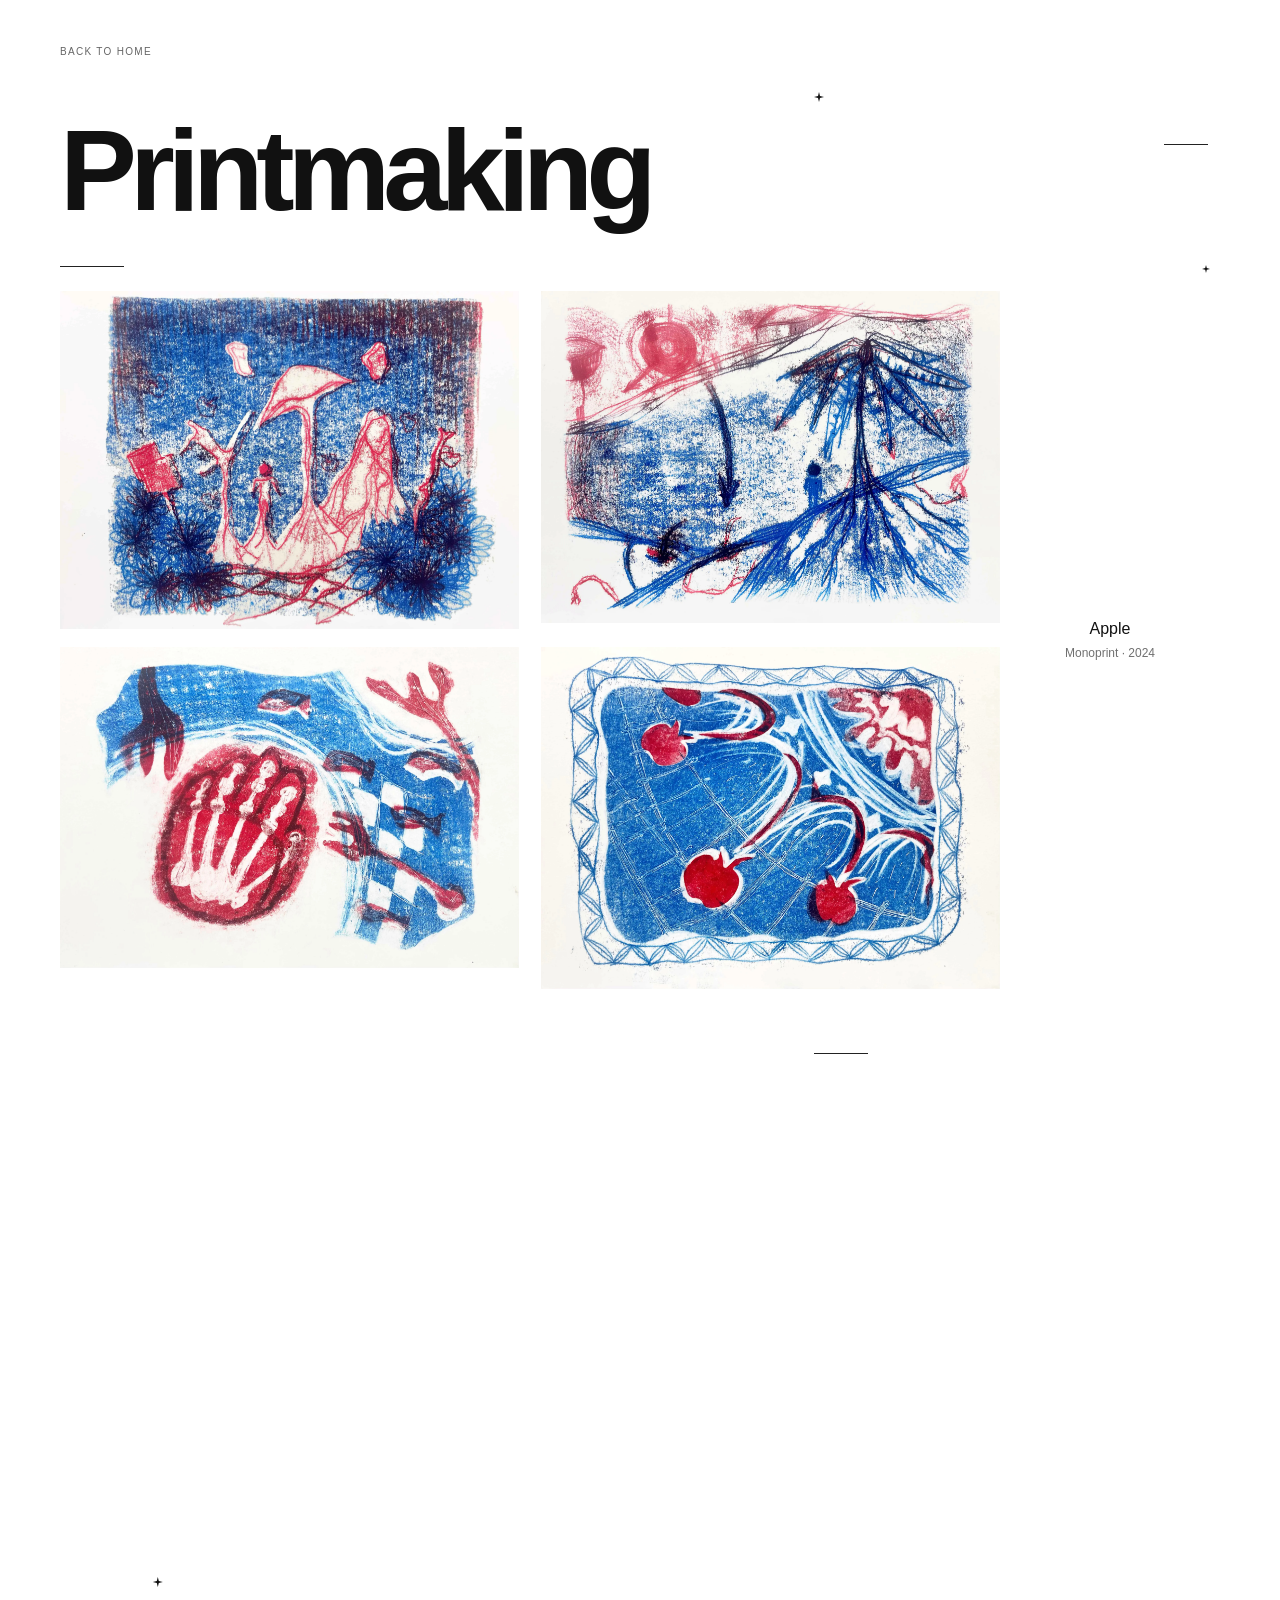
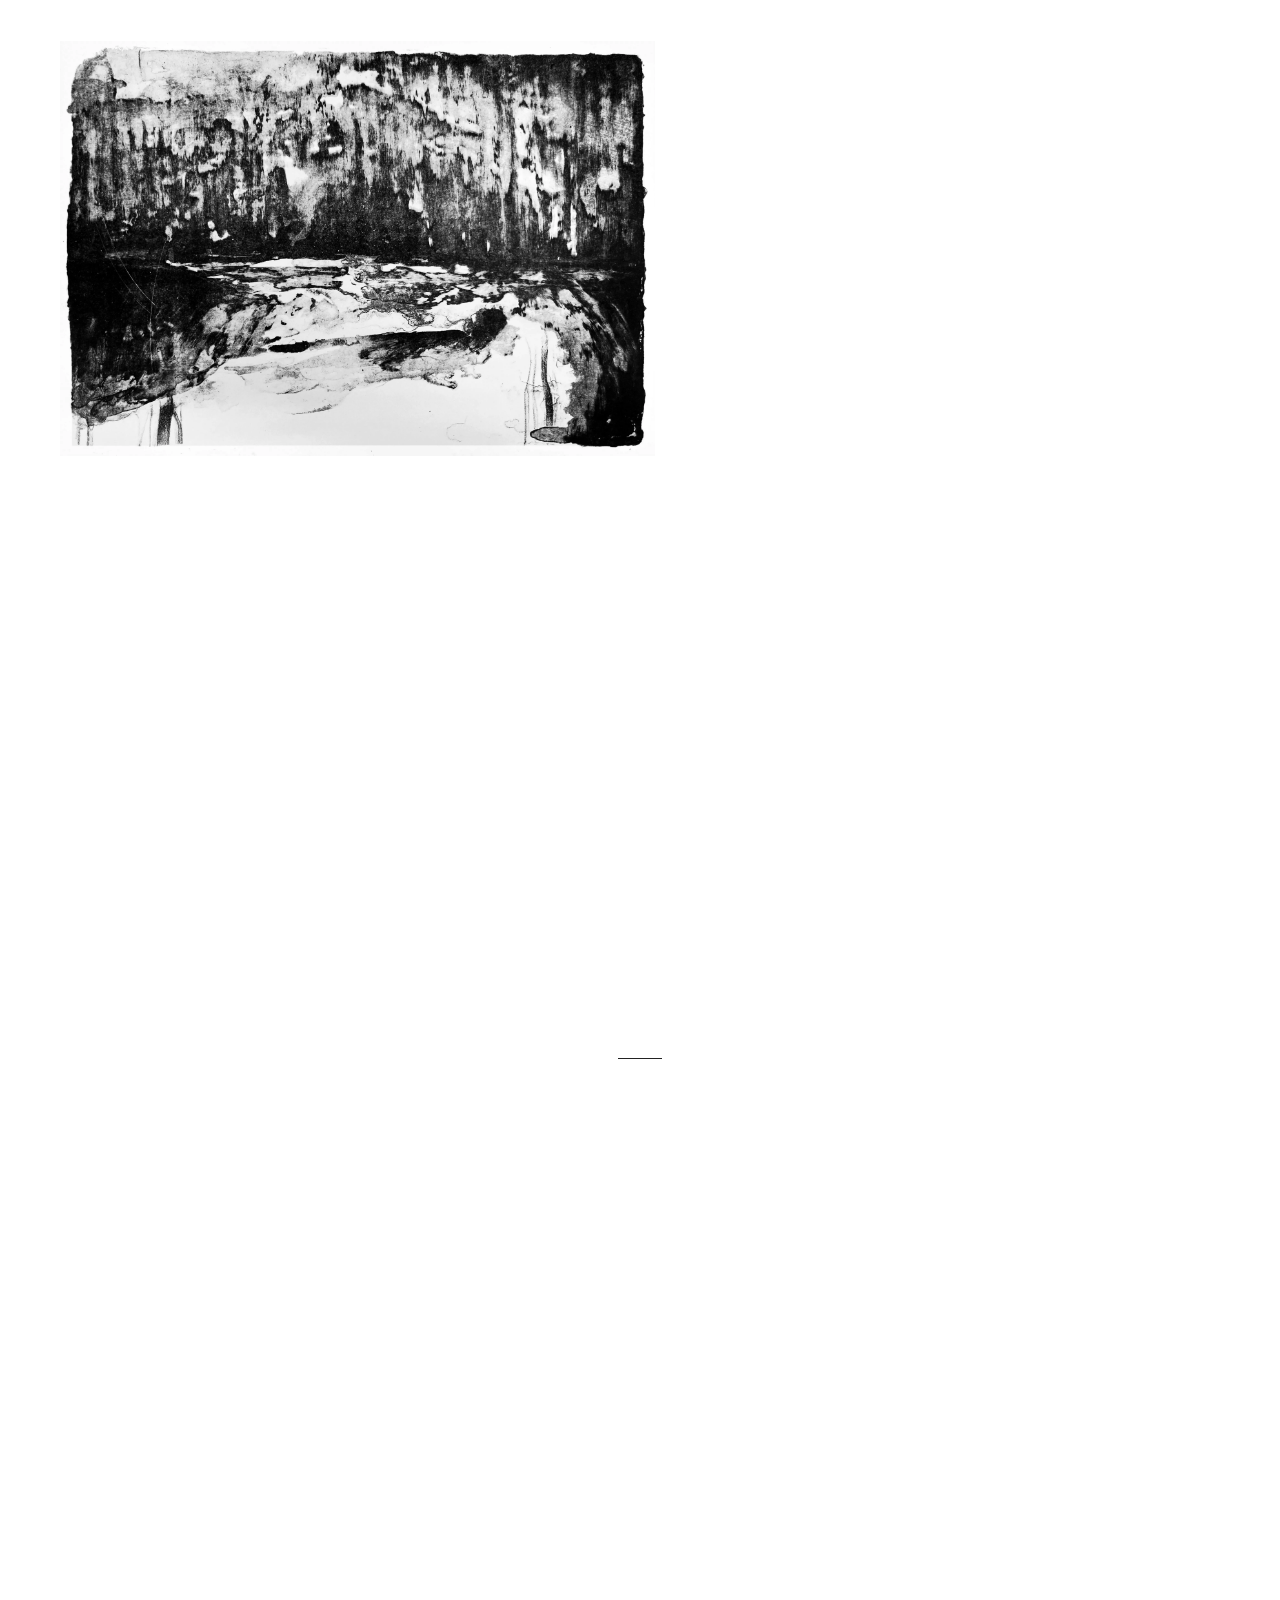
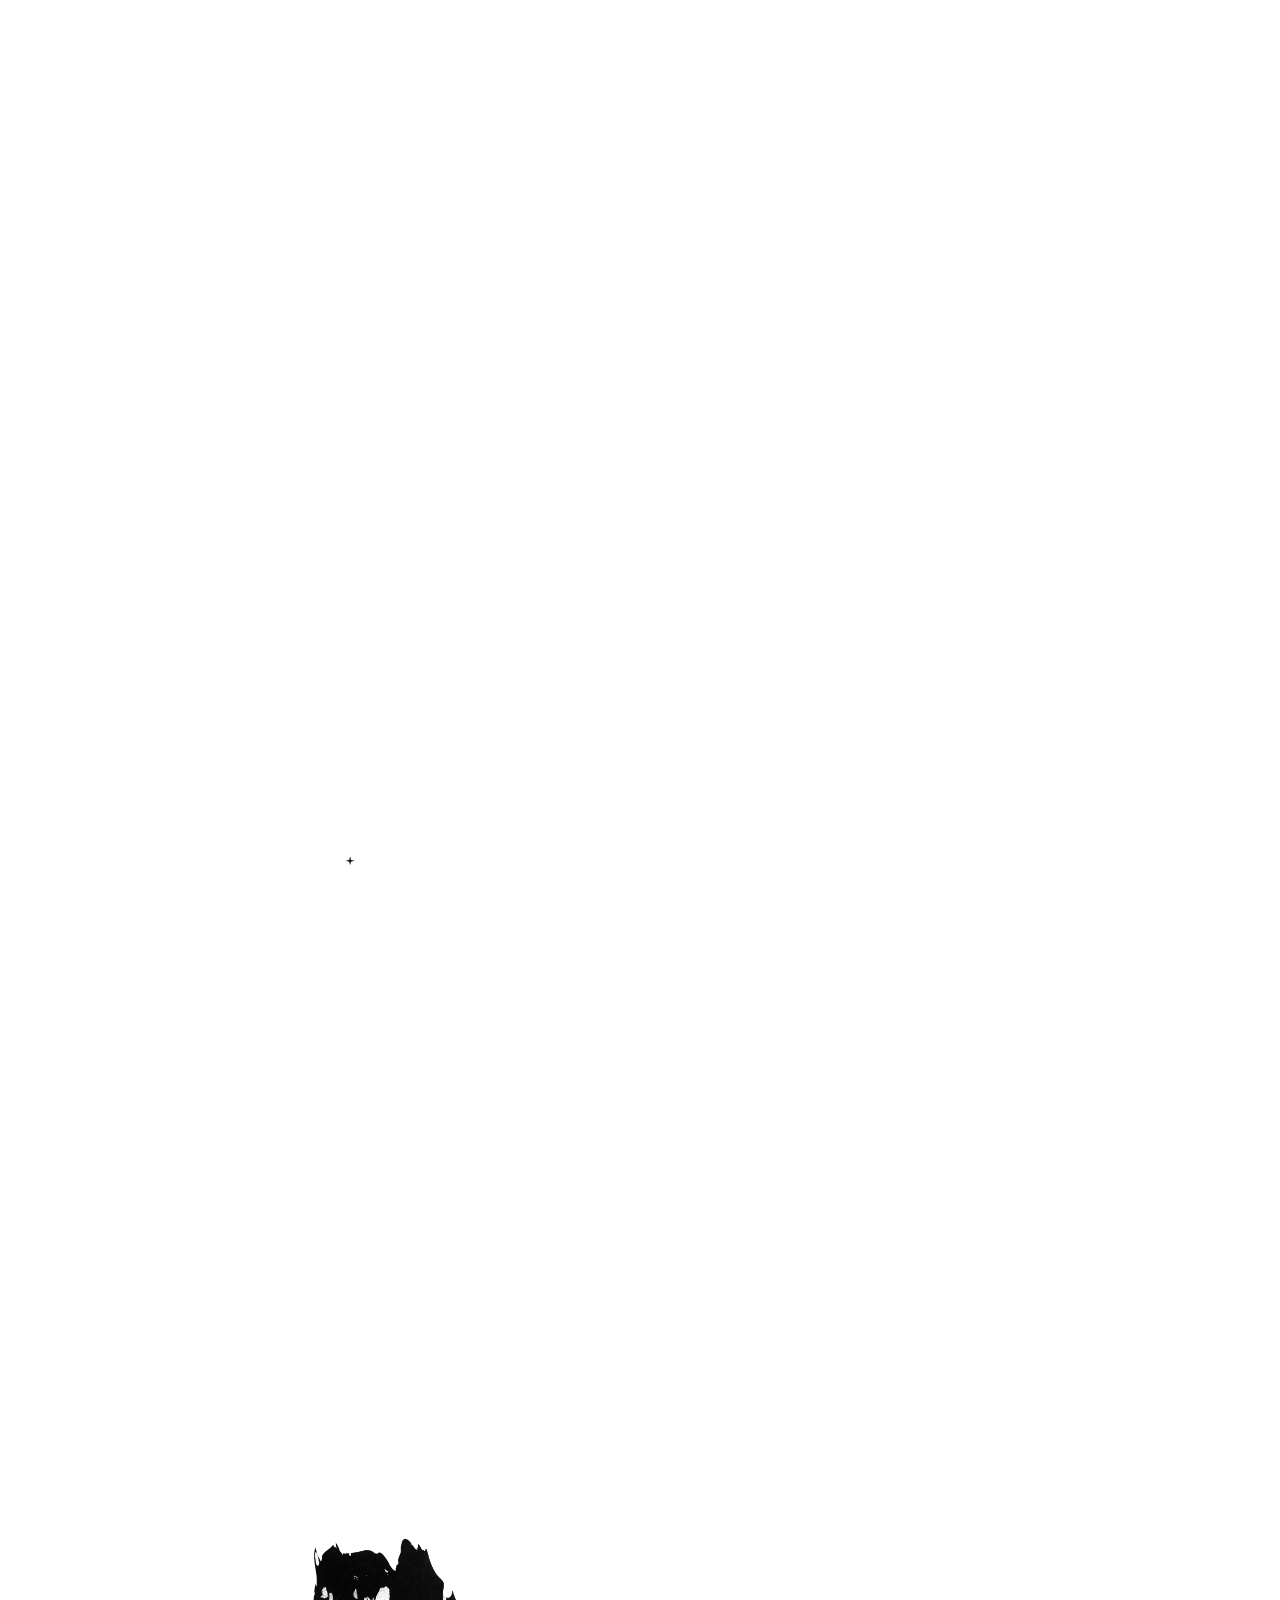
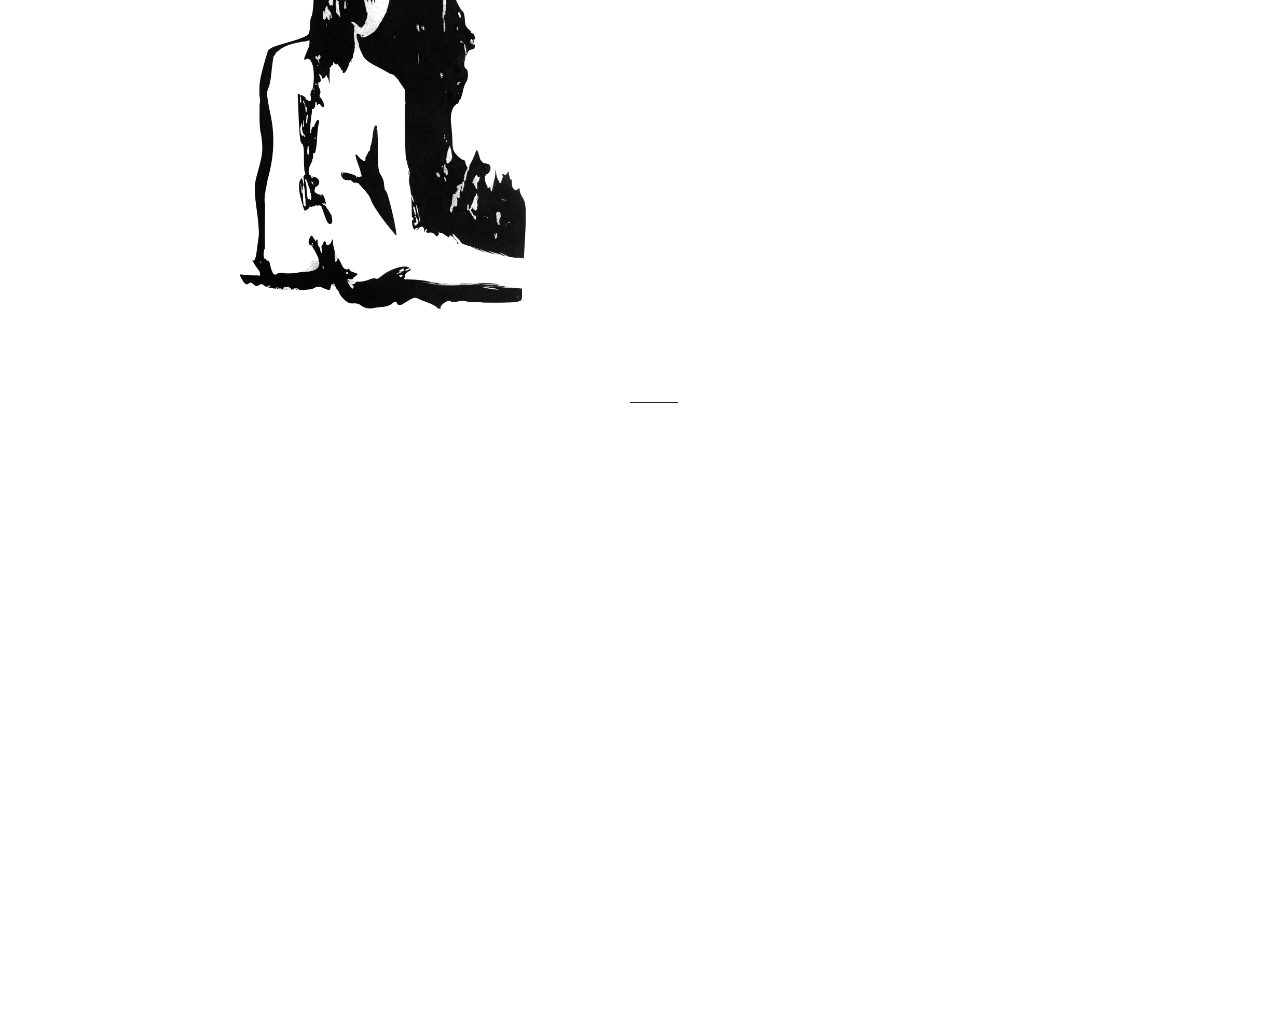
<file: projects/printmaking/index.html>
<!doctype html>
<!-- Generated by build-static.mjs from gallery-data.js and gallery.css. -->
<html lang="en">
<head>
  <meta charset="utf-8">
  <meta name="viewport" content="width=device-width, initial-scale=1">
  <meta name="description" content="Printmaking — selected works by LINJUN YE.">
  <meta name="portfolio-layout" content="printmaking-curated-clusters-v2">
  <title>Printmaking — LINJUN YE</title>
  <style>
* { box-sizing: border-box; }
html { background: #fff; color: #111; }
body { margin: 0; font-family: Arial, Helvetica, sans-serif; }
main { width: min(1320px, calc(100% - 120px)); margin: 0 auto; padding: 36px 0 48px; }
.back-home { display: inline-block; padding: 8px 0; color: #666; font-size: 10px; line-height: 16px; letter-spacing: 1.3px; text-decoration: none; }
.back-home:focus-visible { outline: 1px solid #777; outline-offset: 4px; }
.gallery-header { position: relative; margin-top: 46px; padding-bottom: 64px; }
h1 { margin: 0; font-size: clamp(68px, 9vw, 144px); line-height: .98; font-weight: 900; letter-spacing: -.06em; }
.star { position: absolute; display: block; width: 12px; height: 12px; background: #111; clip-path: polygon(50% 0,60% 40%,100% 50%,60% 60%,50% 100%,40% 60%,0 50%,40% 40%); }
.line { position: absolute; display: block; width: 64px; height: 1px; background: #222; }
.title-star-top { top: -22px; left: 65%; width: 10px; height: 10px; }
.title-star-low { bottom: 18px; right: 10px; width: 8px; height: 8px; }
.title-line-left { bottom: 24px; left: 0; }
.title-line-right { top: 30px; right: 12px; width: 44px; }
#gallery { --cluster-gap: clamp(110px, 10vw, 160px); }
.gallery-cluster { position: relative; display: grid; width: min(100%, var(--cluster-width)); gap: 24px; }
.gallery-cluster + .gallery-cluster { margin-top: var(--cluster-gap); }
.align-start { margin-left: 0; margin-right: auto; }
.align-end { margin-left: auto; margin-right: 0; }
.align-center { margin-left: auto; margin-right: auto; }
.artwork { margin: 0; min-width: 0; }
.artwork img { display: block; width: 100%; height: auto; }
.layout-apple-quartet { grid-template-columns: 1fr 1fr; gap: 18px 22px; align-items: start; }
.layout-landscape-pair { grid-template-columns: 1fr 1fr; align-items: end; }
.layout-lead-and-pair { grid-template-columns: 2.3fr 1fr 1fr; align-items: end; }
.layout-portrait-triptych, .layout-mixed-dialogue, .layout-portrait-dialogue { grid-template-columns: var(--ratio-columns); align-items: center; }
.layout-stacked-pair { grid-template-columns: 1fr; gap: 18px; }
.layout-ink-trio { grid-template-columns: 1fr 1fr 1fr; align-items: center; gap: 26px; }
.layout-solo { grid-template-columns: 1fr; }
.cluster-decoration { top: calc(var(--cluster-gap) * -.5); pointer-events: none; }
@media (max-width: 800px) {
  main { width: calc(100% - 44px); padding: 24px 0 38px; }
  .gallery-header { margin-top: 36px; padding-bottom: 52px; }
  h1 { font-size: clamp(48px, 12vw, 90px); }
  .title-star-top { left: 65%; top: -18px; width: 8px; height: 8px; }
  .title-line-right { top: -12px; right: 0; width: 30px; }
  .title-line-left { bottom: 22px; width: 44px; }
  .title-star-low { bottom: 18px; right: 0; width: 7px; height: 7px; }
  #gallery { --cluster-gap: 76px; }
  .gallery-cluster { gap: 14px; }
  .layout-apple-quartet { gap: 12px; }
  .layout-landscape-pair { grid-template-columns: 1fr; }
  .layout-lead-and-pair { grid-template-columns: 1fr 1fr; }
  .layout-lead-and-pair .artwork:first-child { grid-column: 1 / -1; }
  .layout-portrait-triptych { grid-template-columns: 1fr 1fr; align-items: end; }
  .layout-portrait-triptych .artwork:first-child { grid-column: 1 / -1; width: min(66%, 280px); justify-self: center; }
  .layout-ink-trio { grid-template-columns: 1fr 1fr; }
  .layout-ink-trio .artwork:first-child { grid-row: 1 / span 2; align-self: center; }
  .layout-solo { width: min(82%, 380px); }
}

/* Overlay captions never participate in the confirmed cluster layout. */
.artwork { position: relative; }
.artwork:focus-visible { outline: 1px solid #777; outline-offset: 4px; }
.artwork-caption {
  position: absolute; left: 0; top: 0; z-index: 2; width: 280px; max-width: 100%; margin: 0;
  opacity: 0; visibility: hidden; transform: translateY(4px);
  pointer-events: none; text-align: left;
  transition: opacity 220ms ease-out, transform 220ms ease-out, visibility 220ms;
}
.artwork.is-active .artwork-caption { opacity: 1; visibility: visible; transform: translateY(0); }
.caption-title { display: block; color: #111; font-size: 16px; font-weight: 500; line-height: 1.3; }
.caption-english { display: block; margin-top: 2px; color: #666; font-size: 13px; line-height: 1.35; }
.caption-details { display: block; margin-top: 5px; color: #707070; font-size: 12px; line-height: 1.4; }
@media (prefers-reduced-motion: reduce) {
  .artwork-caption { transition: none; transform: none; }
}

/* Apple uses the exact artwork caption typography, centered in the side space. */
.series-info {
  position: absolute; top: 50%; left: 100%;
  width: calc(min(1320px, 100vw - 120px) - 100%);
  transform: translateY(-50%); text-align: center;
}
@media (max-width: 1199px) {
  .series-info {
    top: calc(100% + 8px); left: auto; right: 0; width: max-content;
    max-width: 100%; display: flex; align-items: center; gap: 16px;
    transform: none; text-align: right;
  }
  .series-info .caption-details { margin: 0; }
}
  </style>
</head>
<body data-scroll-reveal=".artwork">
  <main>
    <a class="back-home" href="../../">BACK TO HOME</a>
    <header class="gallery-header">
      <h1>Printmaking</h1>
      <span class="star title-star-top" aria-hidden="true"></span>
      <span class="star title-star-low" aria-hidden="true"></span>
      <span class="line title-line-left" aria-hidden="true"></span>
      <span class="line title-line-right" aria-hidden="true"></span>
    </header>
    <section id="gallery" aria-label="Printmaking artworks">
    <div class="gallery-cluster layout-apple-quartet align-start" data-layout-group="g01" style="--cluster-width:940px;--ratio-columns:1.3567727609178386fr 1.3819628647214854fr 1.4320528707145808fr 1.3420752565564424fr">
      <figure class="artwork" data-artwork-id="12" aria-describedby="apple-series-info"><img src="../../public/images/printmaking/artworks/12.webp" alt="Apple" width="3666" height="2702" loading="eager" decoding="async"></figure>
      <figure class="artwork" data-artwork-id="13" aria-describedby="apple-series-info"><img src="../../public/images/printmaking/artworks/13.webp" alt="Apple" width="3647" height="2639" loading="lazy" decoding="async"></figure>
      <figure class="artwork" data-artwork-id="14" aria-describedby="apple-series-info"><img src="../../public/images/printmaking/artworks/14.webp" alt="Apple" width="3467" height="2421" loading="lazy" decoding="async"></figure>
      <figure class="artwork" data-artwork-id="15" aria-describedby="apple-series-info"><img src="../../public/images/printmaking/artworks/15.webp" alt="Apple" width="3531" height="2631" loading="lazy" decoding="async"></figure>
<div class="series-info" id="apple-series-info" data-apple-label="centered-caption"><span class="caption-title">Apple</span><span class="caption-details">Monoprint · 2024</span></div>
    </div>
    <div class="gallery-cluster layout-landscape-pair align-end" data-layout-group="g02" style="--cluster-width:1160px;--ratio-columns:1.434733257661748fr 1.53381777529346fr">
      <figure class="artwork" data-artwork-id="21" tabindex="0" role="button" aria-label="滚滚向前 / Rolling Onward" aria-expanded="false" aria-controls="caption-21"><img src="../../public/images/printmaking/artworks/21.webp" alt="滚滚向前" width="2528" height="1762" loading="lazy" decoding="async"><figcaption class="artwork-caption" id="caption-21"><span class="caption-title" lang="zh">滚滚向前</span><span class="caption-english">Rolling Onward</span><span class="caption-details">Colour Etching · 2025</span></figcaption></figure>
      <figure class="artwork" data-artwork-id="06" tabindex="0" role="button" aria-label="无题 / Untitled" aria-expanded="false" aria-controls="caption-06"><img src="../../public/images/printmaking/artworks/6.webp" alt="无题" width="2744" height="1789" loading="lazy" decoding="async"><figcaption class="artwork-caption" id="caption-06"><span class="caption-title" lang="zh">无题</span><span class="caption-english">Untitled</span><span class="caption-details">Colour Etching · 2024</span></figcaption></figure>
      <span class="cluster-decoration line" aria-hidden="true" style="left:65%;width:54px;"></span>
    </div>
    <div class="gallery-cluster layout-lead-and-pair align-start" data-layout-group="g03" style="--cluster-width:1200px;--ratio-columns:1.4335147744945567fr 0.7385303991048117fr 0.8308525033829499fr">
      <figure class="artwork" data-artwork-id="01" tabindex="0" role="button" aria-label="望于钢筋丛林 / Gazing Through the Concrete Jungle" aria-expanded="false" aria-controls="caption-01"><img src="../../public/images/printmaking/artworks/1.webp" alt="望于钢筋丛林" width="3687" height="2572" loading="lazy" decoding="async"><figcaption class="artwork-caption" id="caption-01"><span class="caption-title" lang="zh">望于钢筋丛林</span><span class="caption-english">Gazing Through the Concrete Jungle</span><span class="caption-details">Lithography · 2025</span></figcaption></figure>
      <figure class="artwork" data-artwork-id="02" tabindex="0" role="button" aria-label="凝滞之间 / Between Stagnation" aria-expanded="false" aria-controls="caption-02"><img src="../../public/images/printmaking/artworks/2.webp" alt="凝滞之间" width="1980" height="2681" loading="lazy" decoding="async"><figcaption class="artwork-caption" id="caption-02"><span class="caption-title" lang="zh">凝滞之间</span><span class="caption-english">Between Stagnation</span><span class="caption-details">Lithography · 2025</span></figcaption></figure>
      <figure class="artwork" data-artwork-id="03" tabindex="0" role="button" aria-label="小岛快乐 / Happy Little Island" aria-expanded="false" aria-controls="caption-03"><img src="../../public/images/printmaking/artworks/3.webp" alt="小岛快乐" width="2456" height="2956" loading="lazy" decoding="async"><figcaption class="artwork-caption" id="caption-03"><span class="caption-title" lang="zh">小岛快乐</span><span class="caption-english">Happy Little Island</span><span class="caption-details">Monoprint · 2024</span></figcaption></figure>
      <span class="cluster-decoration star" aria-hidden="true" style="left:8%;width:10px;height:10px;"></span>
    </div>
    <div class="gallery-cluster layout-portrait-triptych align-end" data-layout-group="g04" style="--cluster-width:900px;--ratio-columns:0.7087256748273697fr 0.67584fr 0.6950257289879931fr">
      <figure class="artwork" data-artwork-id="16" tabindex="0" role="button" aria-label="The Dragon Fights the Hero" aria-expanded="false" aria-controls="caption-16"><img src="../../public/images/printmaking/artworks/16.webp" alt="The Dragon Fights the Hero" width="2258" height="3186" loading="lazy" decoding="async"><figcaption class="artwork-caption" id="caption-16"><span class="caption-title">The Dragon Fights the Hero</span><span class="caption-details">Screenprint · 2024</span></figcaption></figure>
      <figure class="artwork" data-artwork-id="17" tabindex="0" role="button" aria-label="无题 / Untitled" aria-expanded="false" aria-controls="caption-17"><img src="../../public/images/printmaking/artworks/17.webp" alt="无题" width="2112" height="3125" loading="lazy" decoding="async"><figcaption class="artwork-caption" id="caption-17"><span class="caption-title" lang="zh">无题</span><span class="caption-english">Untitled</span><span class="caption-details">Screenprint · 2024</span></figcaption></figure>
      <figure class="artwork" data-artwork-id="18" tabindex="0" role="button" aria-label="无题 / Untitled" aria-expanded="false" aria-controls="caption-18"><img src="../../public/images/printmaking/artworks/18.webp" alt="无题" width="2026" height="2915" loading="lazy" decoding="async"><figcaption class="artwork-caption" id="caption-18"><span class="caption-title" lang="zh">无题</span><span class="caption-english">Untitled</span><span class="caption-details">Screenprint · 2024</span></figcaption></figure>
    </div>
    <div class="gallery-cluster layout-mixed-dialogue align-start" data-layout-group="g05" style="--cluster-width:900px;--ratio-columns:0.6936251189343482fr 1.4268774703557312fr">
      <figure class="artwork" data-artwork-id="10" tabindex="0" role="button" aria-label="无题 / Untitled" aria-expanded="false" aria-controls="caption-10"><img src="../../public/images/printmaking/artworks/10.webp" alt="无题" width="2187" height="3153" loading="lazy" decoding="async"><figcaption class="artwork-caption" id="caption-10"><span class="caption-title" lang="zh">无题</span><span class="caption-english">Untitled</span><span class="caption-details">Acrylic · 2025</span></figcaption></figure>
      <figure class="artwork" data-artwork-id="11" tabindex="0" role="button" aria-label="无题 / Untitled" aria-expanded="false" aria-controls="caption-11"><img src="../../public/images/printmaking/artworks/11.webp" alt="无题" width="3249" height="2277" loading="lazy" decoding="async"><figcaption class="artwork-caption" id="caption-11"><span class="caption-title" lang="zh">无题</span><span class="caption-english">Untitled</span><span class="caption-details">Acrylic · 2025</span></figcaption></figure>
      <span class="cluster-decoration line" aria-hidden="true" style="left:62%;width:44px;"></span>
    </div>
    <div class="gallery-cluster layout-stacked-pair align-end" data-layout-group="g06" style="--cluster-width:520px;--ratio-columns:1.4272839000409667fr 1.4975717439293599fr">
      <figure class="artwork" data-artwork-id="04" tabindex="0" role="button" aria-label="拜 / Pray" aria-expanded="false" aria-controls="caption-04"><img src="../../public/images/printmaking/artworks/4.webp" alt="拜" width="3484" height="2441" loading="lazy" decoding="async"><figcaption class="artwork-caption" id="caption-04"><span class="caption-title" lang="zh">拜</span><span class="caption-english">Pray</span><span class="caption-details">Mixed-media Printmaking · 2023</span></figcaption></figure>
      <figure class="artwork" data-artwork-id="05" tabindex="0" role="button" aria-label="Dizzy Morning" aria-expanded="false" aria-controls="caption-05"><img src="../../public/images/printmaking/artworks/5.webp" alt="Dizzy Morning" width="3392" height="2265" loading="lazy" decoding="async"><figcaption class="artwork-caption" id="caption-05"><span class="caption-title">Dizzy Morning</span><span class="caption-details">Mixed-media Printmaking · 2024</span></figcaption></figure>
    </div>
    <div class="gallery-cluster layout-portrait-dialogue align-start" data-layout-group="g07" style="--cluster-width:680px;--ratio-columns:0.6467005076142132fr 0.8066476054324517fr">
      <figure class="artwork" data-artwork-id="22" tabindex="0" role="button" aria-label="休主 / Village" aria-expanded="false" aria-controls="caption-22"><img src="../../public/images/printmaking/artworks/22.webp" alt="休主" width="1911" height="2955" loading="lazy" decoding="async"><figcaption class="artwork-caption" id="caption-22"><span class="caption-title" lang="zh">休主</span><span class="caption-english">Village</span><span class="caption-details">Etching · 2025</span></figcaption></figure>
      <figure class="artwork" data-artwork-id="20" tabindex="0" role="button" aria-label="Dreamy Town" aria-expanded="false" aria-controls="caption-20"><img src="../../public/images/printmaking/artworks/20.webp" alt="Dreamy Town" width="2257" height="2798" loading="lazy" decoding="async"><figcaption class="artwork-caption" id="caption-20"><span class="caption-title">Dreamy Town</span><span class="caption-details">Monoprint · 2024</span></figcaption></figure>
      <span class="cluster-decoration star" aria-hidden="true" style="left:42%;width:9px;height:9px;"></span>
    </div>
    <div class="gallery-cluster layout-ink-trio align-end" data-layout-group="g08" style="--cluster-width:1000px;--ratio-columns:0.7211367673179396fr 0.9539144919489173fr 0.8082306830907054fr">
      <figure class="artwork" data-artwork-id="07" tabindex="0" role="button" aria-label="无题 / Untitled" aria-expanded="false" aria-controls="caption-07"><img src="../../public/images/printmaking/artworks/7.webp" alt="无题" width="2436" height="3378" loading="lazy" decoding="async"><figcaption class="artwork-caption" id="caption-07"><span class="caption-title" lang="zh">无题</span><span class="caption-english">Untitled</span><span class="caption-details">Woodcut · 2023</span></figcaption></figure>
      <figure class="artwork" data-artwork-id="08" tabindex="0" role="button" aria-label="The Way" aria-expanded="false" aria-controls="caption-08"><img src="../../public/images/printmaking/artworks/8.webp" alt="The Way" width="1718" height="1801" loading="lazy" decoding="async"><figcaption class="artwork-caption" id="caption-08"><span class="caption-title">The Way</span><span class="caption-details">Wood Engraving · 2024</span></figcaption></figure>
      <figure class="artwork" data-artwork-id="09" tabindex="0" role="button" aria-label="无题 / Untitled" aria-expanded="false" aria-controls="caption-09"><img src="../../public/images/printmaking/artworks/9.webp" alt="无题" width="2887" height="3572" loading="lazy" decoding="async"><figcaption class="artwork-caption" id="caption-09"><span class="caption-title" lang="zh">无题</span><span class="caption-english">Untitled</span><span class="caption-details">Woodcut · 2023</span></figcaption></figure>
    </div>
    <div class="gallery-cluster layout-solo align-center" data-layout-group="g09" style="--cluster-width:520px;--ratio-columns:1.0100902814657462fr">
      <figure class="artwork" data-artwork-id="19" tabindex="0" role="button" aria-label="On" aria-expanded="false" aria-controls="caption-19"><img src="../../public/images/printmaking/artworks/19.webp" alt="On" width="1902" height="1883" loading="lazy" decoding="async"><figcaption class="artwork-caption" id="caption-19"><span class="caption-title">On</span><span class="caption-details">Wood Engraving · 2024</span></figcaption></figure>
      <span class="cluster-decoration line" aria-hidden="true" style="left:48%;width:48px;"></span>
    </div>
    </section>
  </main>
  <script>
(() => {
  'use strict';
  // Only the label moves; original artwork geometry is never changed.
  const gallery = document.querySelector('#gallery');
  const works = [...gallery.querySelectorAll('.artwork')].filter(work => work.querySelector('.artwork-caption'));
  let active = null;
  let keyboardNavigation = false;
  const rect = element => element.getBoundingClientRect();
  const intersects = (a, b, gap = 5) => a.left < b.right + gap && a.right > b.left - gap && a.top < b.bottom + gap && a.bottom > b.top - gap;

  function positionLabel(work) {
    const label = work.querySelector('.artwork-caption');
    const image = rect(work.querySelector('img'));
    const group = rect(work.closest('.gallery-cluster'));
    const area = rect(document.querySelector('main'));
    label.style.width = 'max-content';
    label.style.maxWidth = `${Math.min(280, area.width)}px`;
    const size = rect(label);
    const blockers = [...document.querySelectorAll('.artwork img, .star, .line, h1, .back-home, .series-info')].map(rect);
    const clampX = x => Math.min(Math.max(x, area.left), area.right - size.width);
    const candidates = [];
    const add = (left, top) => candidates.push({left: clampX(left), top});
    // Prefer directly beneath the artwork. Tight rows can use adjacent whitespace
    // or their group's outer margin rather than covering the next artwork.
    add(image.left, image.bottom + 8);
    add(image.left, image.top - size.height - 8);
    add(image.right + 12, image.bottom - size.height);
    add(image.left - size.width - 12, image.bottom - size.height);
    for (const top of [group.bottom + 8, group.top - size.height - 8]) {
      for (const left of [image.left, area.left, area.right - size.width, (area.left + area.right - size.width) / 2]) add(left, top);
    }
    // A small horizontal adjustment can avoid a thin decoration in the space
    // immediately above a tight row, keeping the label close to its own image.
    for (const mark of document.querySelectorAll('.star, .line')) {
      const b = rect(mark);
      for (const top of [image.bottom + 8, image.top - size.height - 8]) {
        add(b.right + 8, top);
        add(b.left - size.width - 8, top);
      }
    }
    // Also check the closest clear vertical slots on each side of nearby images.
    for (const blocker of blockers) {
      add(image.left, blocker.bottom + 8);
      add(image.left, blocker.top - size.height - 8);
    }
    const valid = candidates.filter(p => p.top >= -window.scrollY && p.top + size.height + 4 <= area.bottom && !blockers.some(b => intersects({...p, right:p.left + size.width, bottom:p.top + size.height}, b)));
    const distance = p => Math.max(image.top - p.top - size.height, p.top - image.bottom, 0)
      + Math.max(image.left - p.left - size.width, p.left - image.right, 0)
      + .15 * Math.abs(p.left - image.left) + (p.top < image.top ? 20 : 0);
    valid.sort((a, b) => distance(a) - distance(b));
    const target = valid[0];
    if (!target) return false;
    const origin = rect(work);
    label.style.left = `${target.left - origin.left}px`;
    label.style.top = `${target.top - origin.top}px`;
    return true;
  }
  function close(immediate = false) {
    if (!active) return;
    active.querySelector('.artwork-caption').style.transition = immediate ? 'none' : '';
    active.classList.remove('is-active');
    active.setAttribute('aria-expanded', 'false');
    active = null;
  }
  function open(work) {
    // End any previous fade-out before revealing another artwork's label.
    for (const other of works) {
      if (other !== work) other.querySelector('.artwork-caption').style.transition = 'none';
    }
    if (active !== work) close(true);
    if (!positionLabel(work)) return;
    work.querySelector('.artwork-caption').style.transition = '';
    active = work;
    work.classList.add('is-active');
    work.setAttribute('aria-expanded', 'true');
  }
  for (const work of works) {
    work.addEventListener('pointerenter', event => { if (event.pointerType === 'mouse' && !keyboardNavigation) open(work); });
    work.addEventListener('pointerleave', event => { if (event.pointerType === 'mouse' && active === work) close(); });
    work.addEventListener('focus', () => open(work));
    work.addEventListener('blur', () => { if (active === work) close(); });
    work.addEventListener('click', () => open(work));
    work.addEventListener('keydown', event => {
      if (event.key === 'Escape') close();
      if (event.key === 'Enter' || event.key === ' ') { event.preventDefault(); open(work); }
    });
  }
  gallery.querySelector('.layout-apple-quartet').addEventListener('pointerenter', () => close(true));
  document.addEventListener('keydown', event => {
    keyboardNavigation = true;
    if (event.key === 'Escape') close();
  }, true);
  document.addEventListener('pointermove', () => { keyboardNavigation = false; });
  document.addEventListener('pointerdown', event => { if (!event.target.closest('.artwork-caption') && !works.includes(event.target.closest('.artwork'))) close(); });
  window.addEventListener('resize', () => { if (active) positionLabel(active); });
  // Lazy images retain intrinsic sizes; remeasure if fonts or resource sizing changes.
  for (const image of gallery.querySelectorAll('img')) image.addEventListener('load', () => { if (active) positionLabel(active); });
})();
  </script>
  <script>
// Opt-in, one-time image entrance. Base CSS is always fully visible.
(() => {
  'use strict';
  const selector = document.body.dataset.scrollReveal;
  const root = document.querySelector('main');
  const motion = matchMedia('(prefers-reduced-motion: reduce)');
  if (!selector || !root || motion.matches || typeof IntersectionObserver !== 'function'
      || typeof Element.prototype.animate !== 'function') return;

  const registered = new WeakSet();
  const pending = new Map();
  const active = new Map();
  let intersection;
  let mutations;
  let frame = 0;
  let listening = false;
  let disabled = false;

  function stopListening() {
    if (!listening) return;
    window.removeEventListener('scroll', schedule);
    window.removeEventListener('resize', schedule);
    window.removeEventListener('pageshow', schedule);
    listening = false;
  }
  function listen() {
    if (listening) return;
    window.addEventListener('scroll', schedule, { passive: true });
    window.addEventListener('resize', schedule);
    window.addEventListener('pageshow', schedule);
    listening = true;
  }
  function cancel(element) {
    pending.delete(element);
    intersection?.unobserve(element);
    active.get(element)?.cancel();
    active.delete(element);
    if (!pending.size) stopListening();
  }
  function reveal(element, immediate = false) {
    registered.add(element);
    if (immediate) { cancel(element); return; }
    const animation = pending.get(element);
    if (!animation) return;
    pending.delete(element);
    intersection?.unobserve(element);
    try { animation.play(); } catch { cancel(element); }
    if (!pending.size) stopListening();
  }
  function restore() {
    disabled = true;
    intersection?.disconnect();
    mutations?.disconnect();
    stopListening();
    cancelAnimationFrame(frame);
    frame = 0;
    for (const animation of active.values()) animation.cancel();
    pending.clear();
    active.clear();
  }
  function scan() {
    for (const element of root.querySelectorAll(selector)) {
      if (registered.has(element)) continue;
      const bounds = element.getBoundingClientRect();
      // Lazy sources without reserved dimensions stay visible until measurable.
      if (!bounds.width || !bounds.height) continue;
      registered.add(element);
      // Never reset an already-visible or already-passed work to opacity zero.
      if (bounds.top < window.innerHeight) continue;
      let animation;
      try {
        animation = element.animate(
          [{ opacity: 0, transform: 'translateY(16px)' }, { opacity: 1, transform: 'translateY(0)' }],
          { duration: 520, easing: 'ease-out', fill: 'both' },
        );
        active.set(element, animation);
        animation.pause();
        animation.currentTime = 0;
        pending.set(element, animation);
        animation.finished.then(() => {
          if (active.get(element) !== animation) return;
          active.delete(element);
          animation.cancel(); // Return to the identical, visible base appearance.
        }, () => {});
        intersection.observe(element);
        listen();
      } catch {
        animation?.cancel();
        pending.delete(element);
        active.delete(element);
      }
    }
  }
  function schedule() {
    if (disabled || frame) return;
    frame = requestAnimationFrame(() => {
      frame = 0;
      scan();
      for (const element of pending.keys()) {
        if (!element.isConnected) { cancel(element); continue; }
        const bounds = element.getBoundingClientRect();
        if (bounds.bottom < 0) reveal(element, true);
        else if (bounds.top <= window.innerHeight + 16) reveal(element);
      }
      // Directory discovery can replace previously animated reading nodes.
      for (const element of active.keys()) if (!element.isConnected) cancel(element);
    });
  }
  function activate(event) {
    const element = event.target instanceof Element ? event.target.closest(selector) : null;
    if (element && root.contains(element)) reveal(element, true);
  }

  try {
    intersection = new IntersectionObserver(entries => {
      for (const entry of entries) if (entry.isIntersecting) reveal(entry.target);
    }, { threshold: 0, rootMargin: '0px 0px 16px 0px' });
    mutations = new MutationObserver(schedule);
    mutations.observe(root, { childList: true, subtree: true });
    root.addEventListener('load', schedule, true);
    root.addEventListener('pointerenter', activate, true);
    root.addEventListener('pointerdown', activate, true);
    root.addEventListener('focusin', activate);
    motion.addEventListener('change', event => { if (event.matches) restore(); });
    window.addEventListener('pagehide', restore, { once: true });
    schedule();
  } catch {
    restore(); // Failed enhancements must never leave unreadable, hidden images.
  }
})();
  </script>
</body>
</html>
</file>
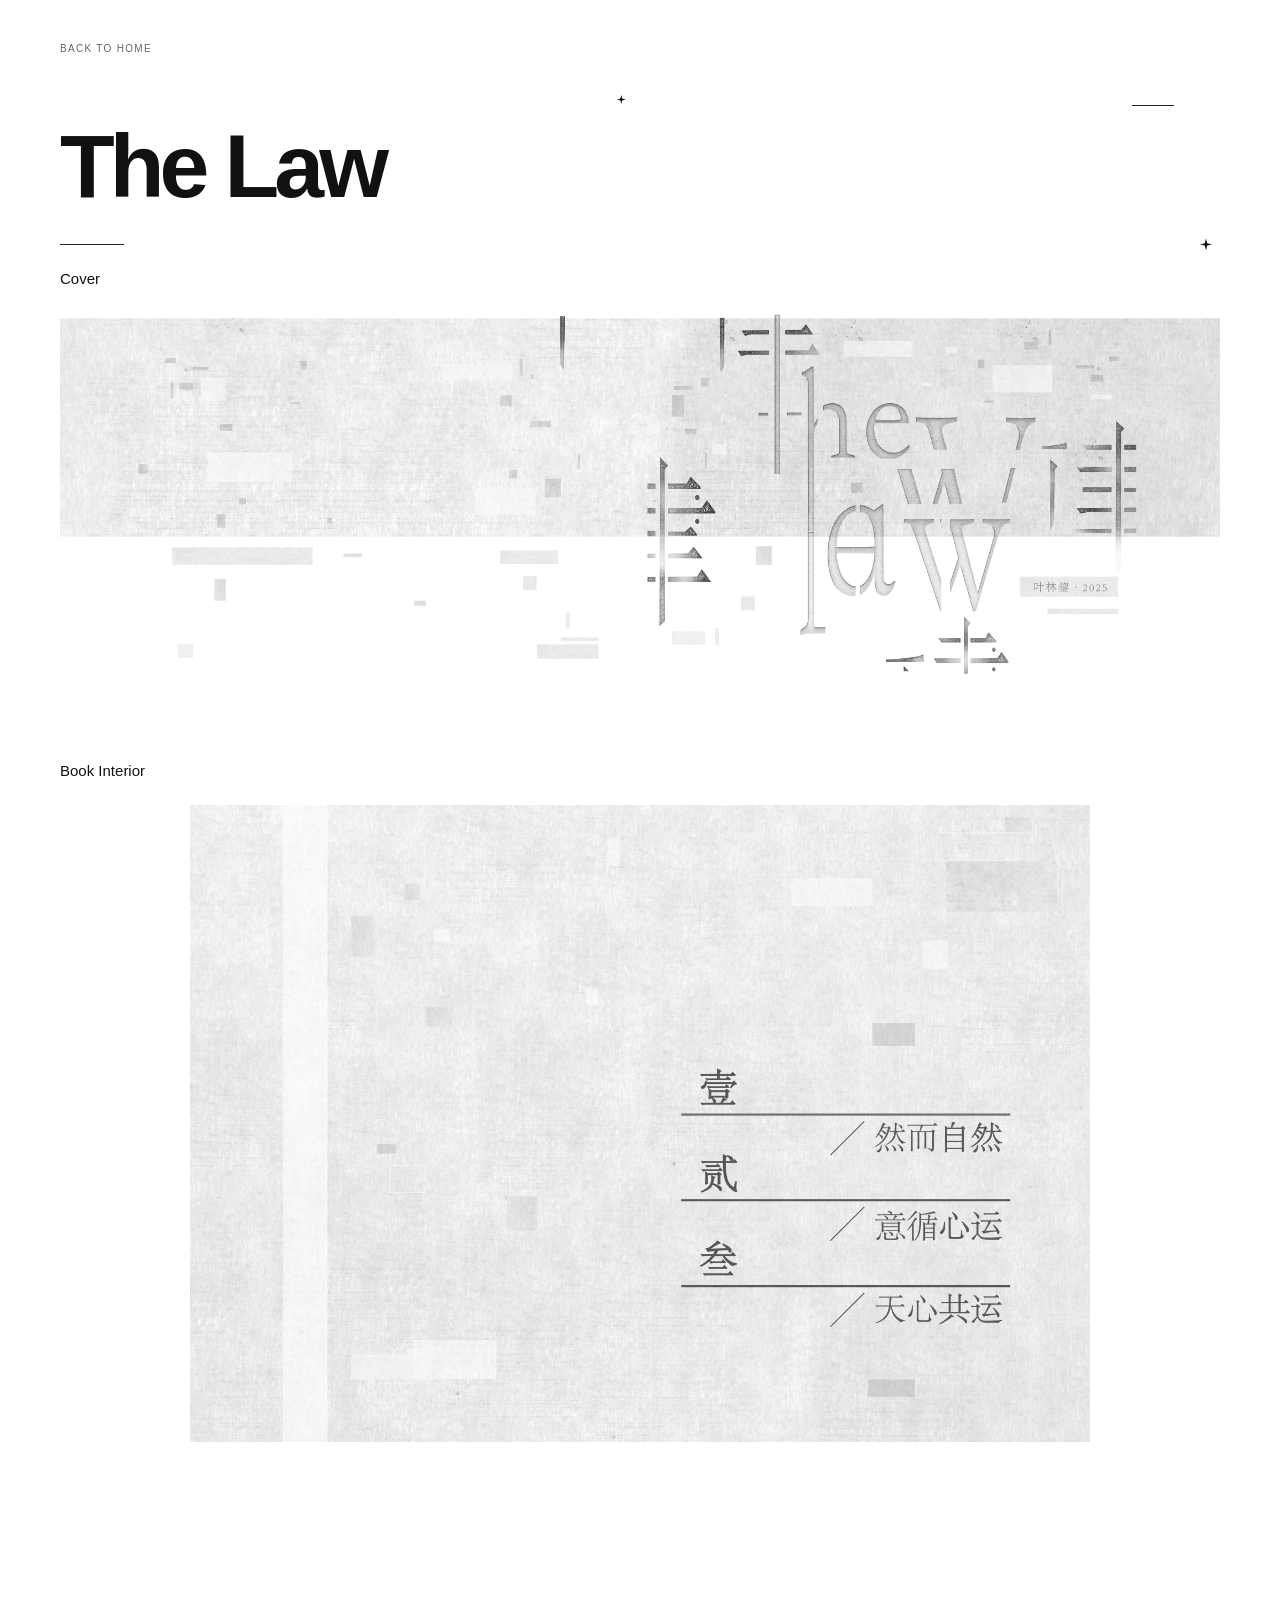
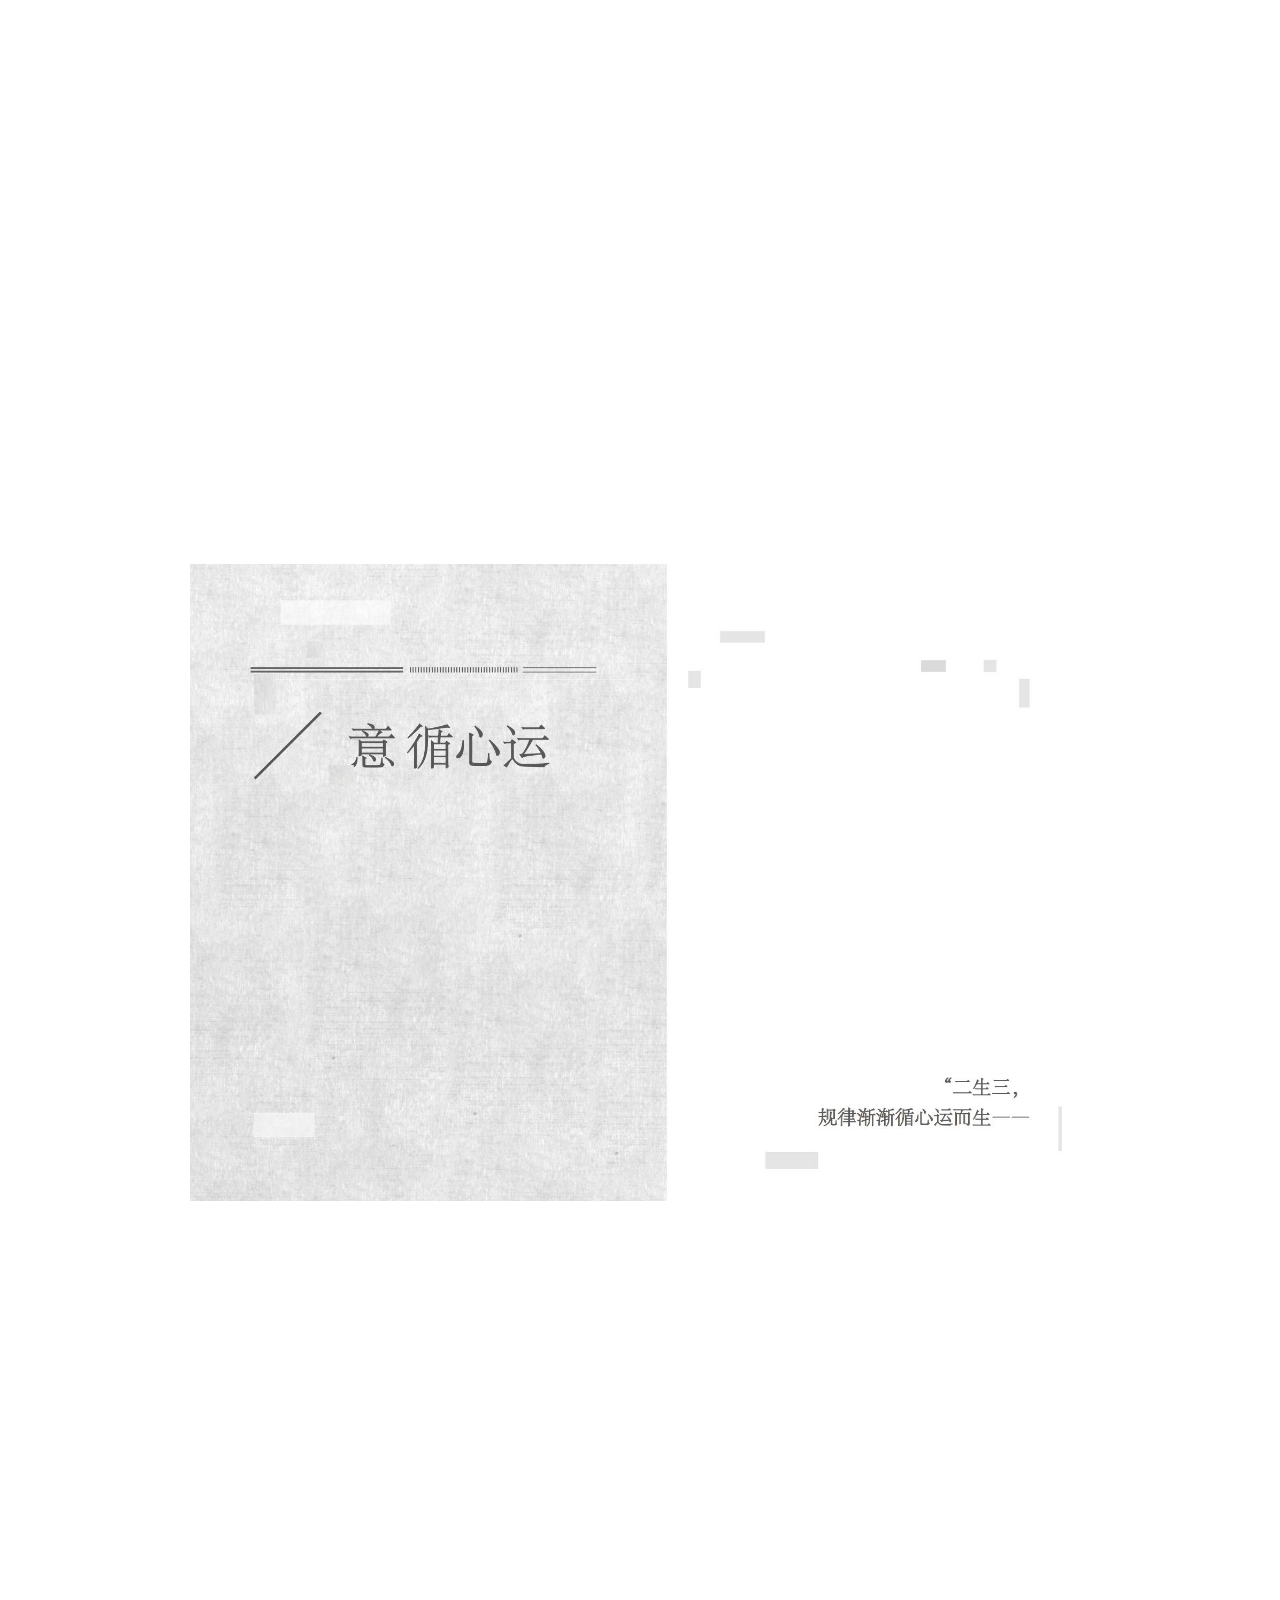
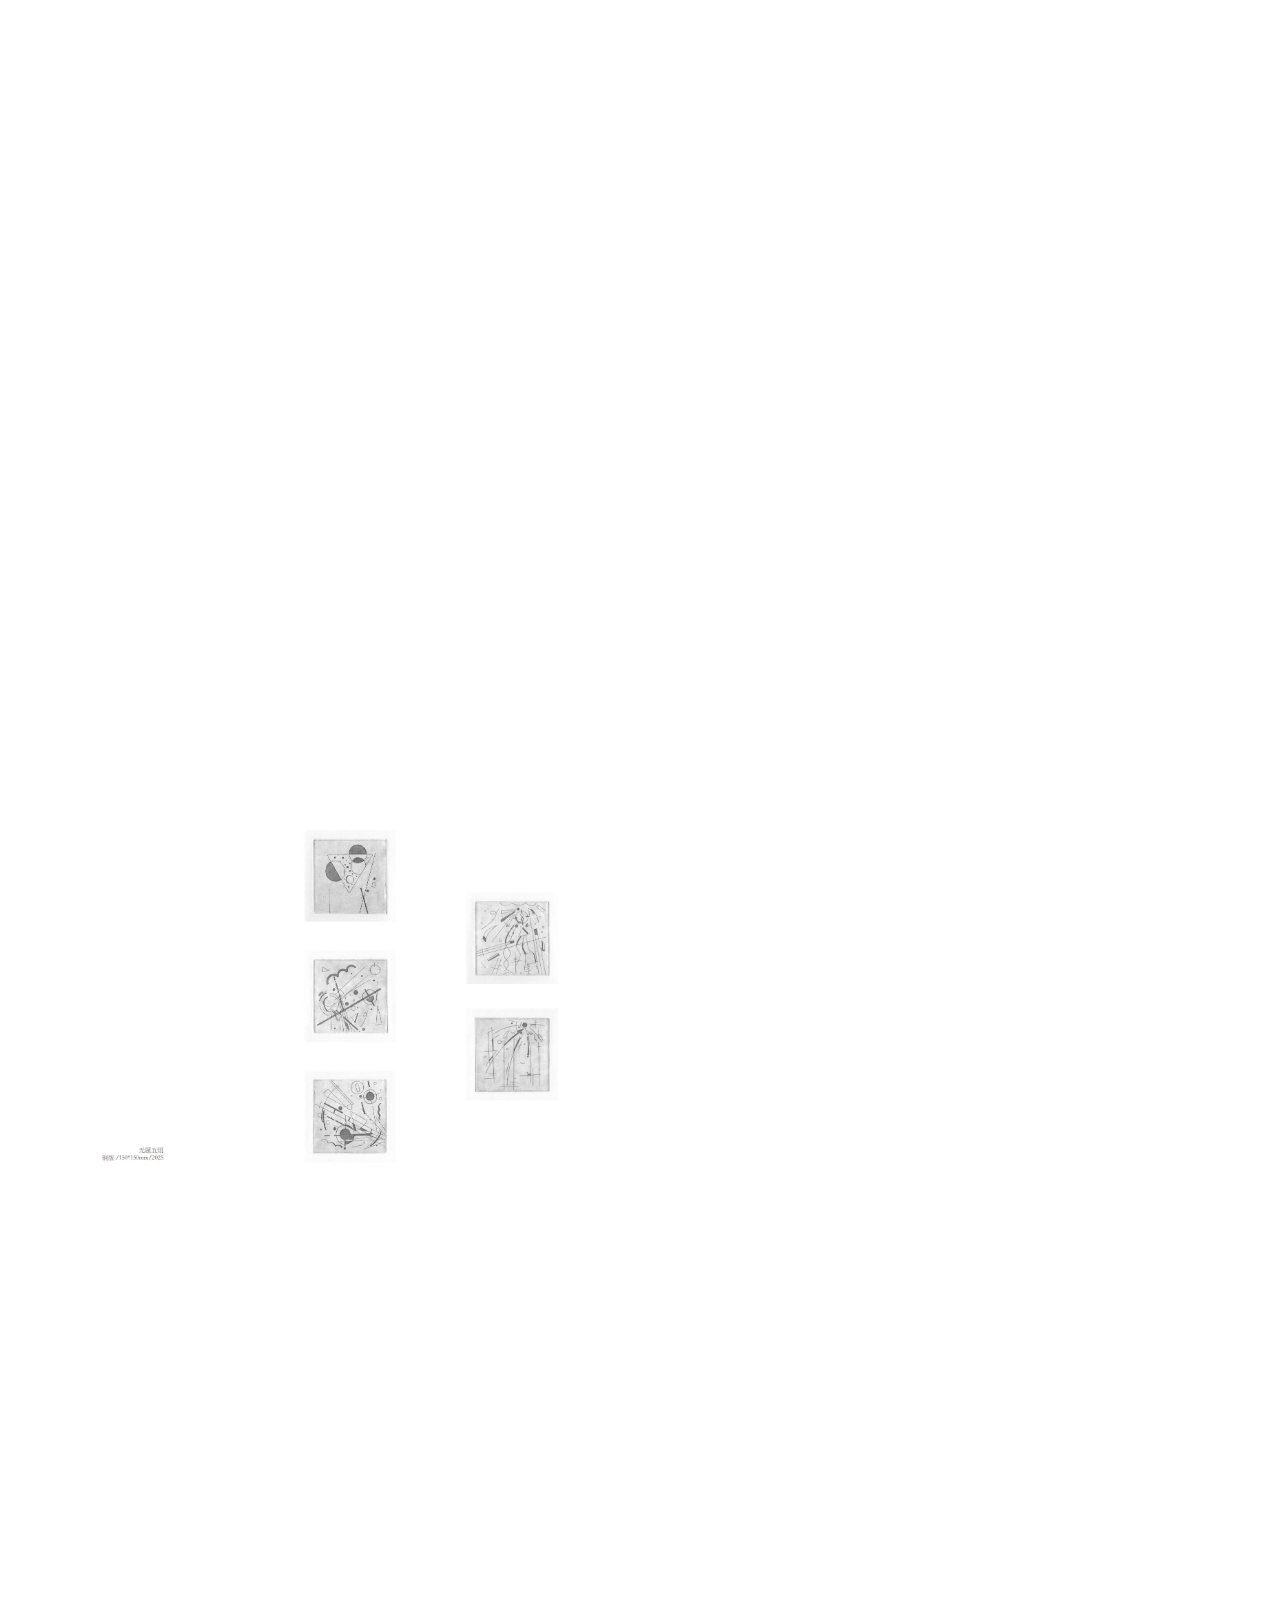
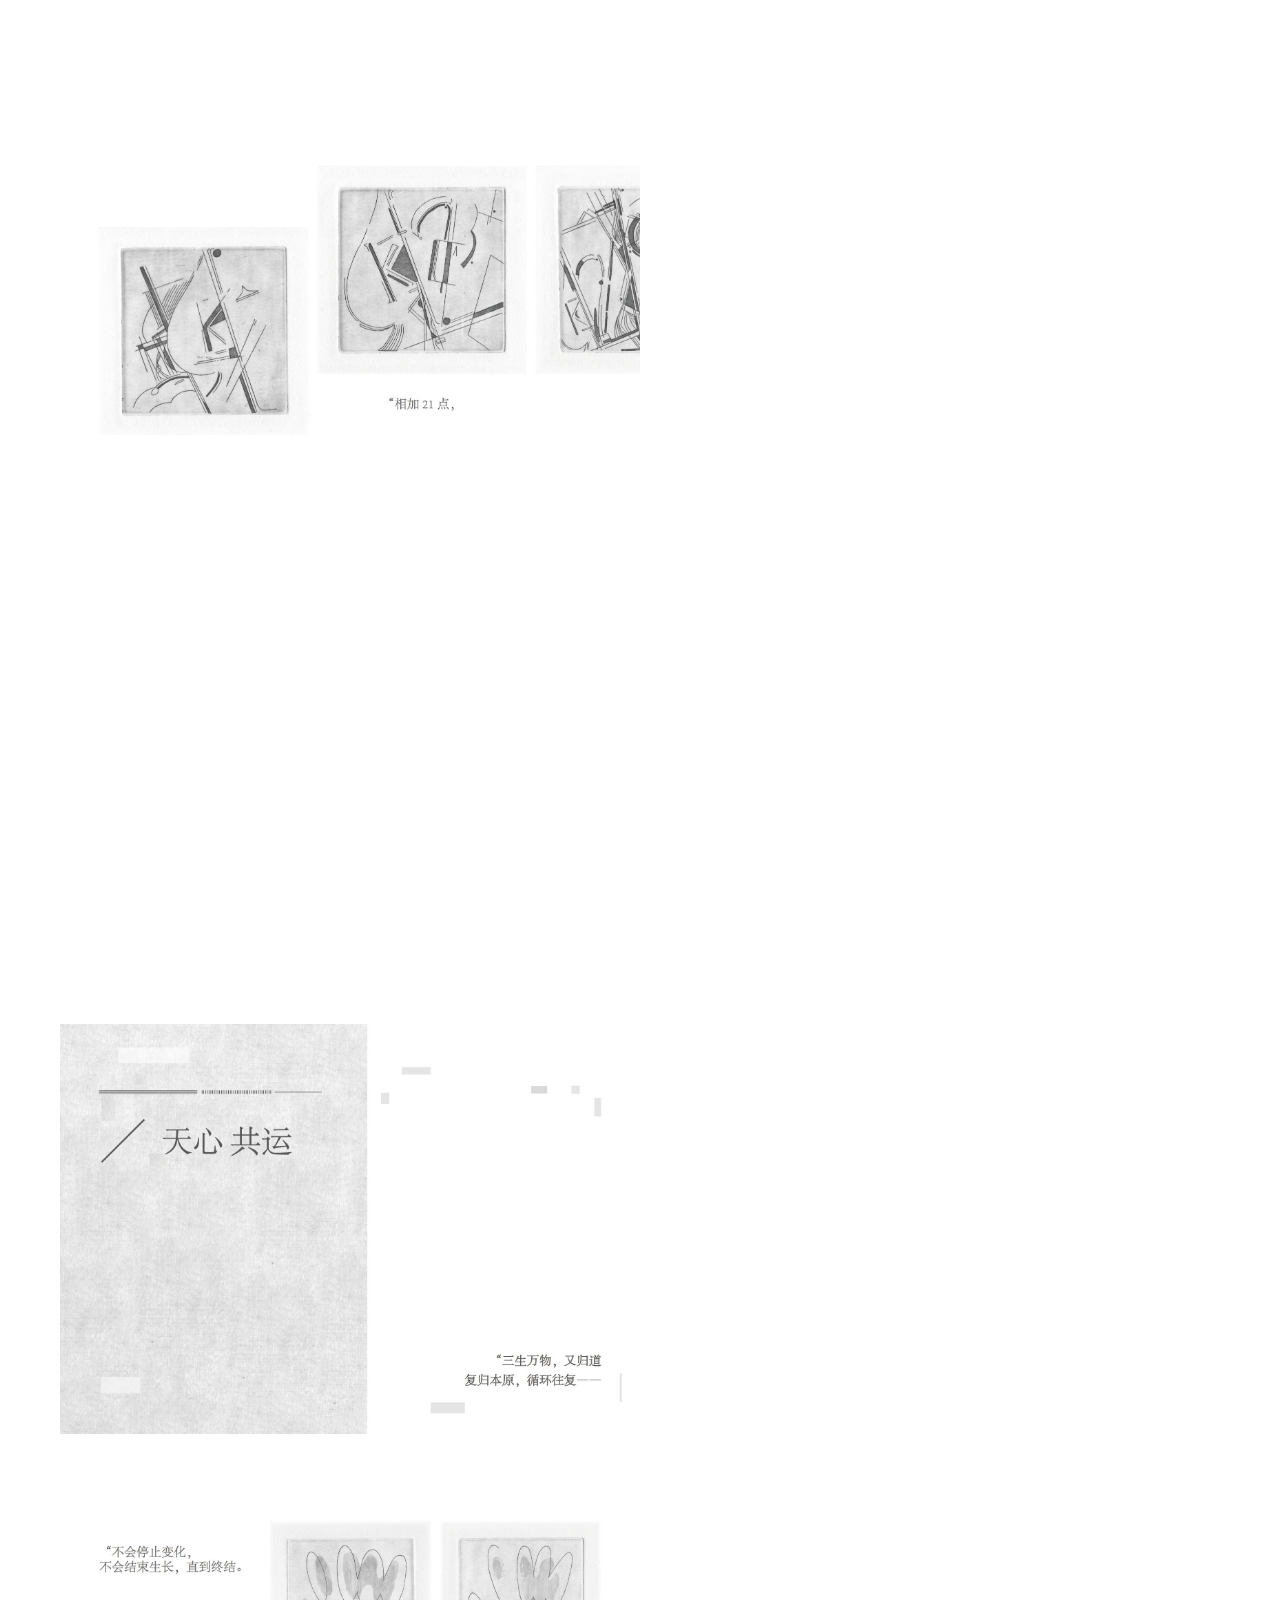
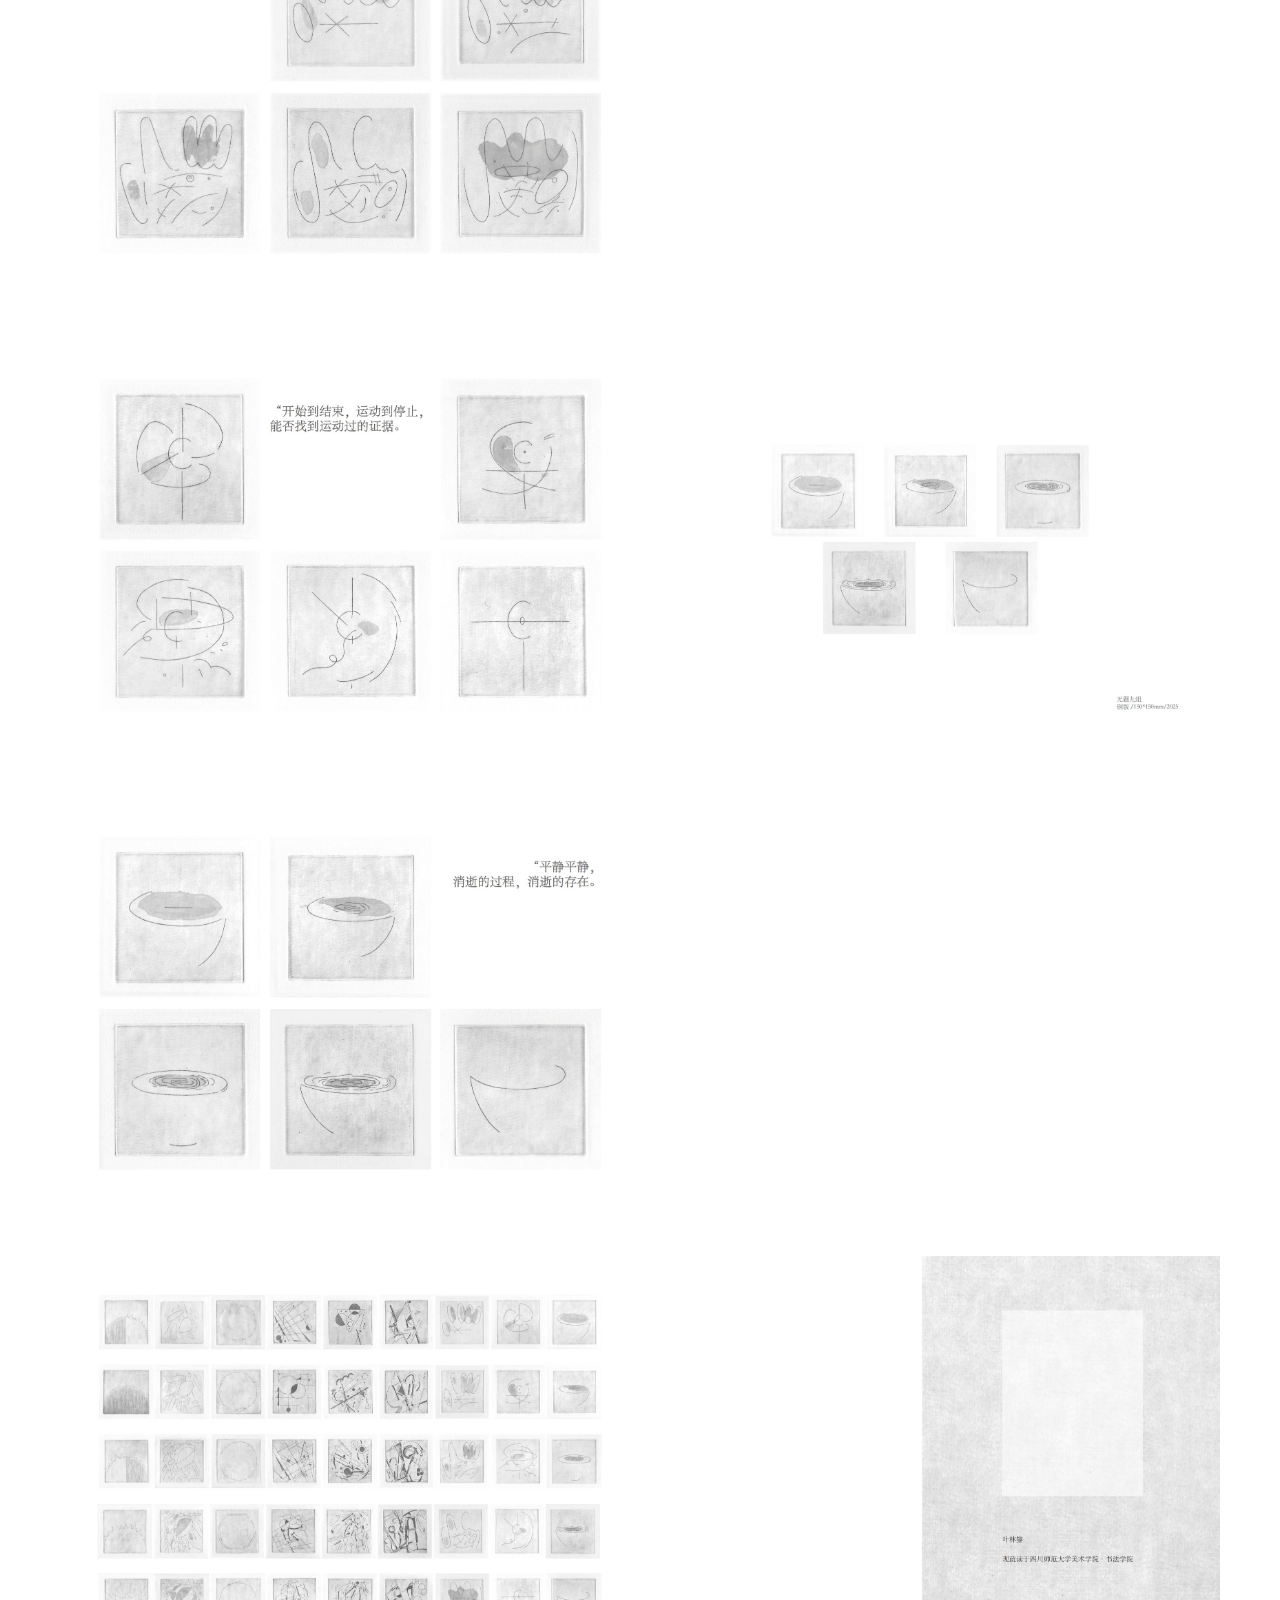
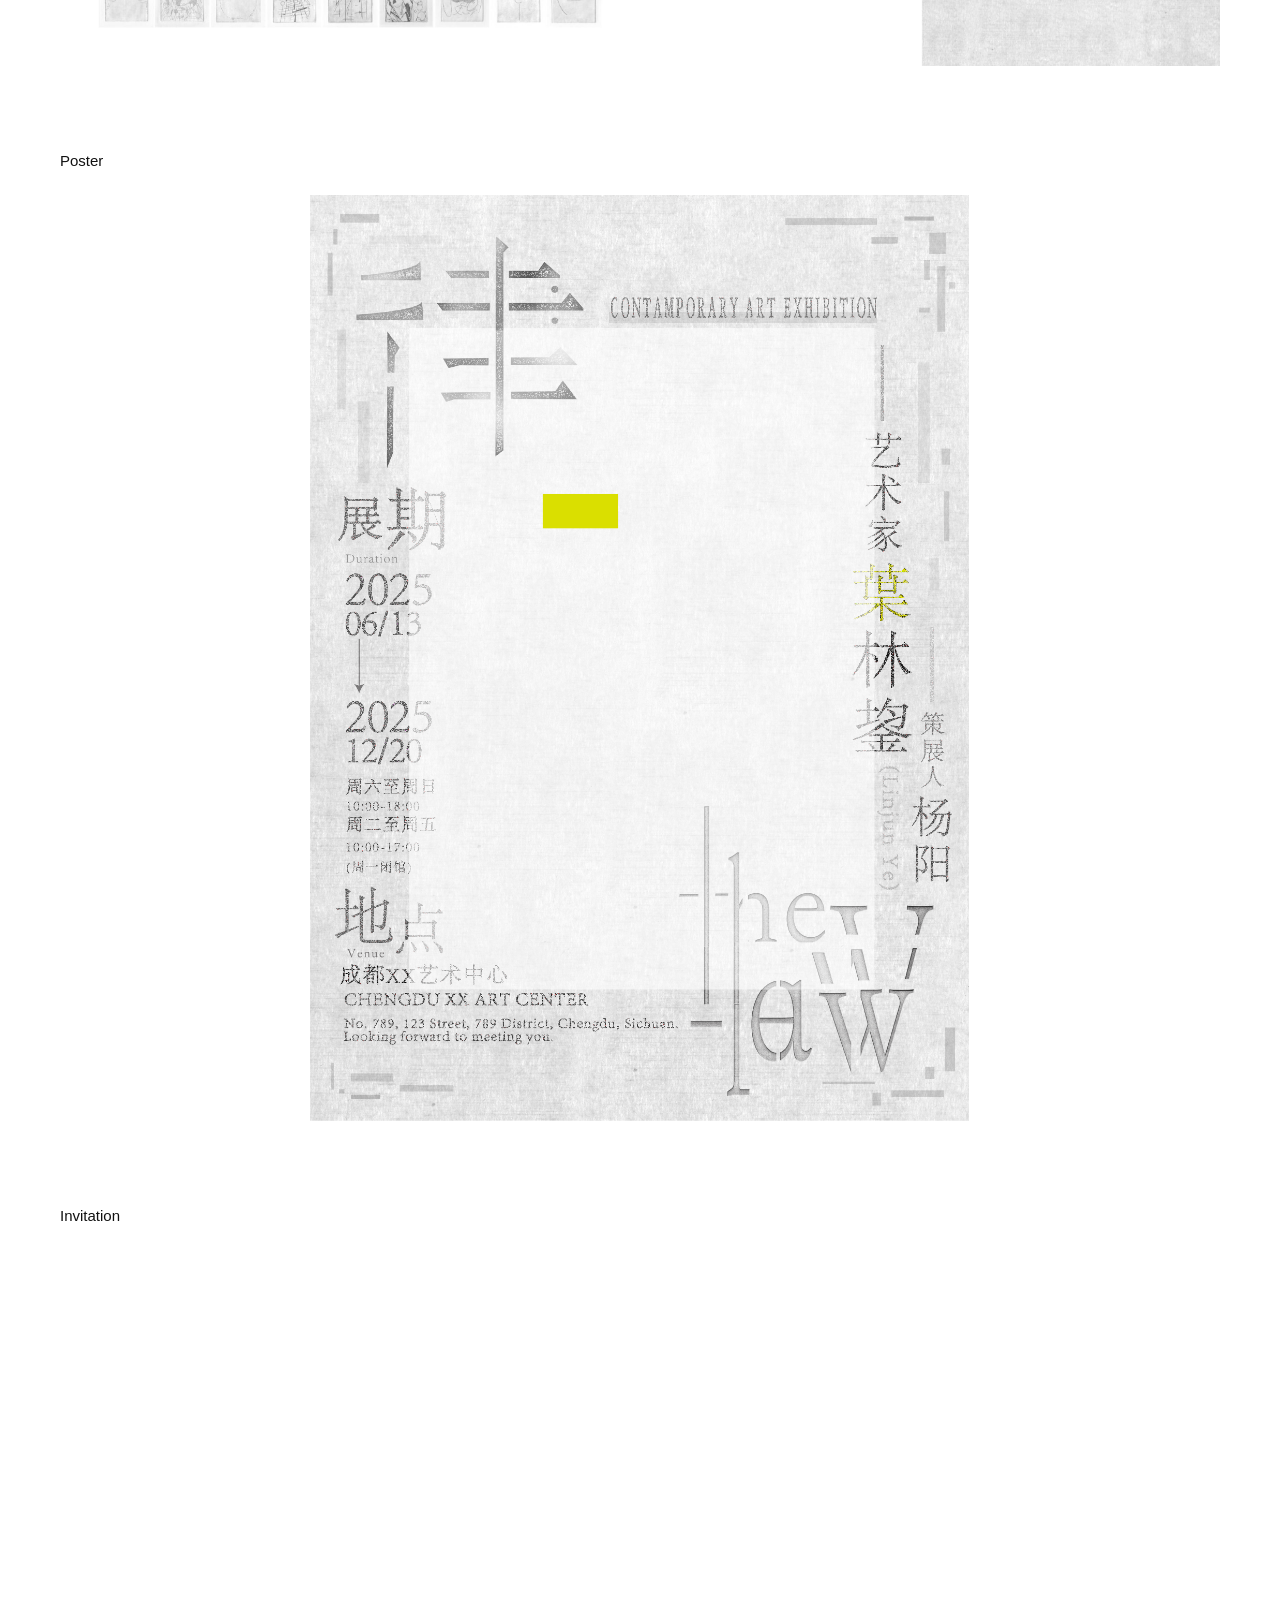
<file: projects/the-law/index.html>
<!doctype html>
<html lang="en">
<head>
  <meta charset="utf-8">
  <meta name="viewport" content="width=device-width, initial-scale=1">
  <title>The Law — LINJUN YE</title>
  <link rel="stylesheet" href="../shared/detail.css?v=templates-1">
  <link rel="stylesheet" href="project.css?v=the-law-1">
  <link rel="stylesheet" href="viewer.css?v=the-law-1">
</head>
<body data-scroll-reveal=".reading-unit .unit-trigger" data-project="the-law">
  <main class="detail">
    <a class="back-home" href="../../">BACK TO HOME</a>
    <header class="project-header">
      <h1>The Law</h1>
      <span class="line header-line" aria-hidden="true"></span>
      <span class="star header-star" aria-hidden="true"></span>
      <span class="star title-star" aria-hidden="true"></span>
      <span class="line title-line" aria-hidden="true"></span>
    </header>
    <section id="cover" class="book-section" hidden><h2>Cover</h2><div class="units"></div></section>
    <section id="interior" class="book-section" hidden><h2>Book Interior</h2><div class="units"></div></section>
    <section id="poster" class="book-section" hidden><h2>Poster</h2><div class="units"></div></section>
    <section id="invitation" class="book-section" hidden><h2>Invitation</h2><div class="units"></div></section>
  </main>
  <script type="module" src="project.js?v=the-law-1"></script>
  <script type="module" src="viewer.js?v=the-law-1"></script>
  <script defer src="../shared/scroll-reveal.js?v=scroll-reveal-1"></script>
</body>
</html>
</file>
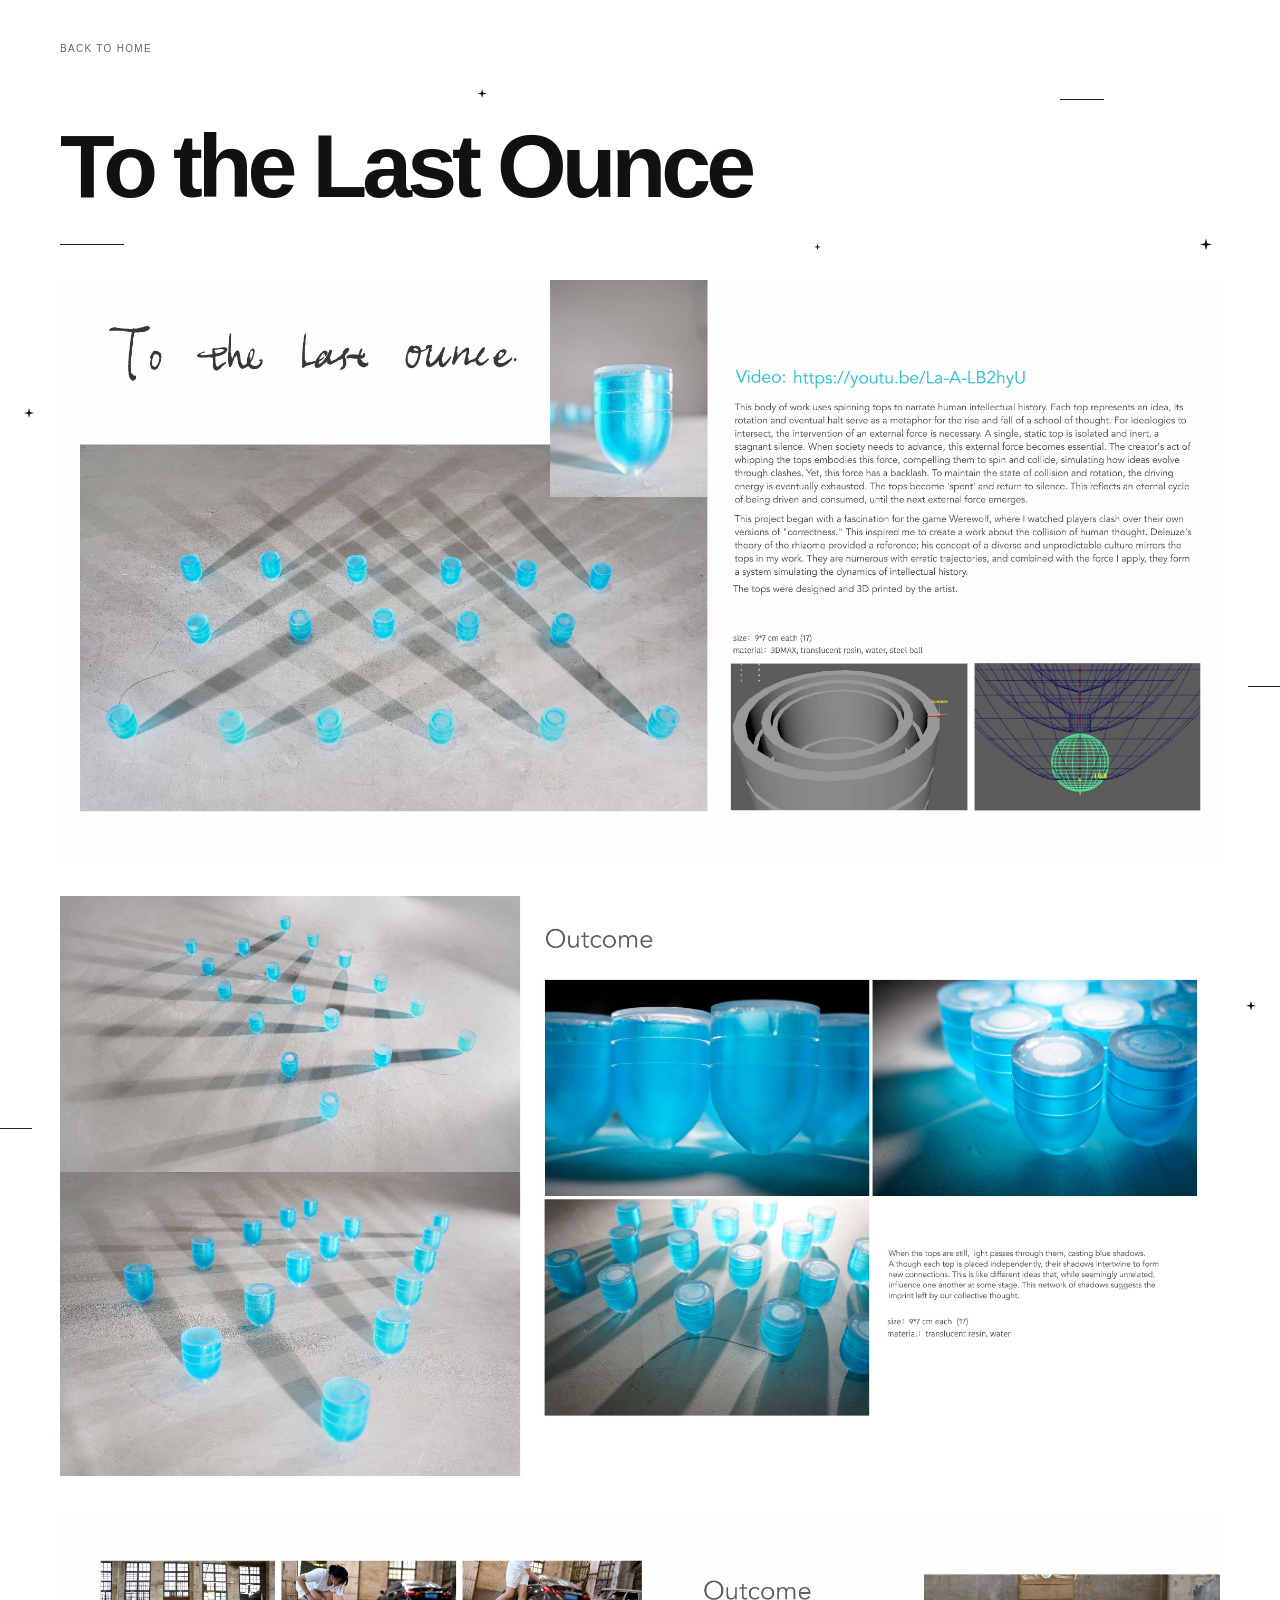
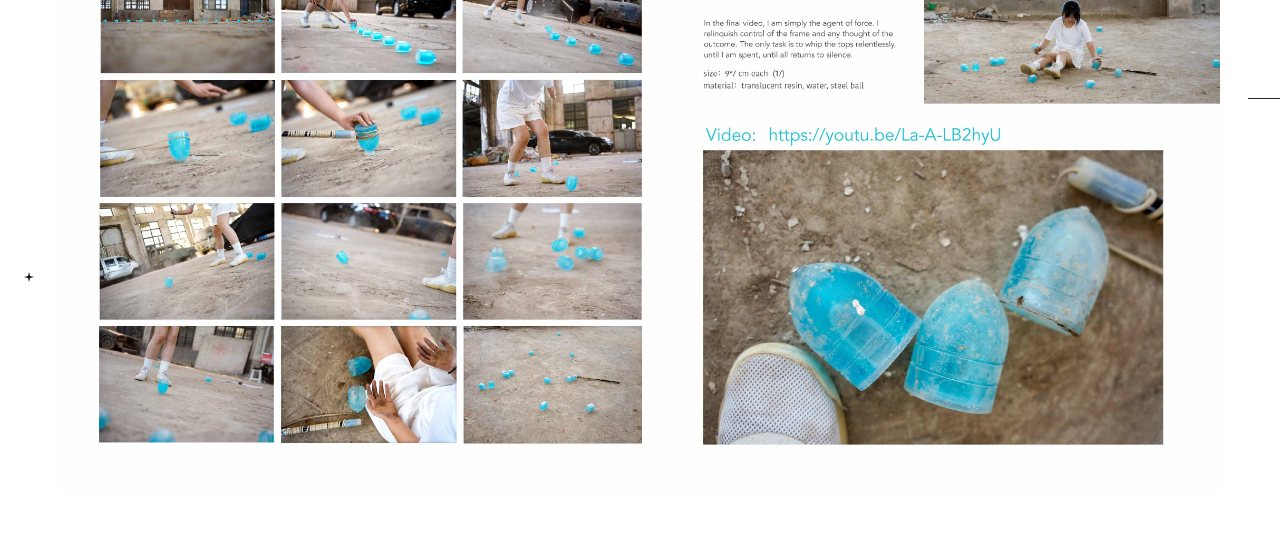
<file: projects/to-the-last-ounce/index.html>
<!doctype html>
<html lang="en">
<head>
  <meta charset="utf-8">
  <meta name="viewport" content="width=device-width, initial-scale=1">
  <title>To the Last Ounce — LINJUN YE</title>
  <link rel="stylesheet" href="../shared/detail.css?v=templates-1">
  <link rel="stylesheet" href="project.css?v=editorial-3">
</head>
<body data-project="to-the-last-ounce" data-template="landscape">
  <main class="detail">
    <a class="back-home" href="../../">BACK TO HOME</a>
    <header class="project-header">
      <h1>To the Last Ounce</h1>
      <p class="introduction" hidden></p>
      <span class="line header-line" aria-hidden="true"></span>
      <span class="star header-star" aria-hidden="true"></span>
      <span class="star ounce-title-star-top" aria-hidden="true"></span>
      <span class="star ounce-title-star-low" aria-hidden="true"></span>
      <span class="line ounce-title-line-top" aria-hidden="true"></span>
    </header>
    <div class="reading-pages" hidden></div>
  </main>
  <script type="module" src="../shared/detail.js?v=ounce-pages-1"></script>
  <script type="module" src="project.js?v=editorial-3"></script>
</body>
</html>
</file>
<file: style.css>
@font-face {
  font-family: "Portfolio Roman";
  src: url("assets/roman-numeral.ttf") format("truetype");
  font-weight: 900;
  font-display: swap;
  unicode-range: U+2161;
}
* { box-sizing: border-box; }
html { background: #fff; color: #111; font-family: "Portfolio Roman", Arial, Helvetica, sans-serif; }
body { margin: 0; }
button, a { -webkit-tap-highlight-color: transparent; }
button { color: inherit; font: inherit; border: 0; background: none; padding: 0; cursor: pointer; }
a { color: inherit; text-decoration: none; }
:focus-visible { outline: 2px solid #111; outline-offset: 6px; }
.canvas { position: relative; width: 100%; aspect-ratio: 16/9; container-type: inline-size; min-height: 0; }
.nav, .city, .subtitle, .illustration > .section-label { position: absolute; font-size: 1cqw; letter-spacing: .1875cqw; font-weight: 400; white-space: nowrap; }
.nav { left: 3.5%; top: 4.22%; }
.city { right: 1.875%; top: 4.22%; font-size: .9375cqw; letter-spacing: .125cqw; }
.logo { position: absolute; left: 28.25%; top: 16.5556%; width: 39.9375%; height: 28.2222%; margin: 0; }
.logo img, .illustration img { display: block; width: 100%; height: 100%; object-fit: contain; }
.subtitle { left: 37.3125%; top: 40.7778%; width: 25%; margin: 0; text-align: center; font-size: 1.125cqw; letter-spacing: .3125cqw; }
.illustration { position: absolute; cursor: pointer; }
.person { left: 17.75%; top: 48.1111%; width: 26.75%; height: 43.7778%; }
.desk { left: 55.25%; top: 54.8889%; width: 25.9375%; height: 36.1111%; }
.illustration > .section-label { top: calc(100% + 1cqw); left: 50%; transform: translateX(-50%); font-size: 1.0625cqw; letter-spacing: .25cqw; }
.desk > .section-label { top: calc(100% + 1.375cqw); letter-spacing: .1875cqw; }
/* Keep source pixels unfiltered. Only the separate, exterior shadow layer fades in. */
.illustration-visual { position: absolute; inset: 0; transform-origin: center; transition: transform 250ms ease-out; }
.illustration .original-art { position: relative; z-index: 1; }
.illustration .outer-shadow {
  position: absolute; left: var(--shadow-left); top: var(--shadow-top);
  width: var(--shadow-width); height: var(--shadow-height);
  opacity: 0; transition: opacity 250ms ease-out; pointer-events: none;
}
@media (hover: hover) and (pointer: fine) {
  .illustration:hover .illustration-visual { transform: translateY(-3px) scale(1.04); }
  .illustration:hover .outer-shadow { opacity: 1; }
}
.illustration:focus-visible .illustration-visual { transform: translateY(-3px) scale(1.04); }
.illustration:focus-visible .outer-shadow { opacity: 1; }
.illustration.tap-feedback .illustration-visual { animation: tap-lift 250ms ease-out; }
.illustration.tap-feedback .outer-shadow { opacity: .6; }
@keyframes tap-lift { 50% { transform: translateY(-2px) scale(1.02); } }
.explore-hint { position: absolute; left: 50%; top: 51%; margin: 0; transform: translateX(-50%); font-size: .625cqw; letter-spacing: .09cqw; color: #666; white-space: nowrap; pointer-events: none; transition: opacity 250ms ease-out; }
.has-explored .explore-hint { opacity: 0; }
.touch-hint { display: none; }
@media (hover: none), (pointer: coarse) {
  .mouse-hint { display: none; }
  .touch-hint { display: inline; }
}
.decoration { position: absolute; pointer-events: none; }
.star { background: #111; clip-path: polygon(50% 0,60% 40%,100% 50%,60% 60%,50% 100%,40% 60%,0 50%,40% 40%); }
.line { background: #222; }
/* Full-height, open title composition follows the supplied homepage screenshot. */
.projects { position: absolute; top: 14.55%; height: auto; overflow: visible; z-index: 2; animation: reveal .2s ease; }
.projects.left { left: 1.25%; width: 36.25%; }
.projects.right { right: 1.25%; top: 15.33%; width: 32.75%; text-align: right; }
.entries { display: flex; flex-direction: column; gap: .225cqw; }
.type-target { position: relative; display: block; width: 100%; padding-bottom: 0; text-align: inherit; }
.type-target strong { display: block; font-size: 3.75cqw; font-weight: 900; letter-spacing: -.025cqw; line-height: 1.04; overflow-wrap: normal; text-wrap: wrap; }
.right .type-target strong { font-size: 3.5cqw; }
.group-label { margin: 0; font-size: inherit; cursor: default; }
.group-label strong { font-weight: 700; }
.type-target small { position: absolute; left: 0; right: 0; top: calc(100% - 2px); min-height: 0; display: block; font-size: .5cqw; font-weight: 400; line-height: 1.2; letter-spacing: .055cqw; color: #555; opacity: 0; visibility: hidden; transition: opacity .15s ease; }
.type-target[data-type-active] small { opacity: 1; visibility: visible; }
.close { position: absolute; top: -1.9cqw; left: 0; display: block; font-size: .65cqw; letter-spacing: .1cqw; margin-bottom: 1.2cqw; }
.right .close { left: 0; right: auto; text-align: left; }
.sr-only { position: absolute; top: 0; left: 0; margin: 0; width: 1px; height: 1px; overflow: hidden; clip-path: inset(50%); }
dialog { border: 1px solid #111; padding: 48px; max-width: min(560px,90vw); }
dialog::backdrop { background: #ffffffd9; }
.dialog-close { position: absolute; right: 16px; top: 10px; font-size: 28px; }
.return { border-bottom: 1px solid; padding: 10px 0; }
dialog h2 { font-size: 32px; line-height: 1.1; }
@keyframes reveal { from { opacity: 0; transform: translateY(5px); } to { opacity: 1; transform: translateY(0); } }
@media (min-aspect-ratio: 16/9) and (min-width: 901px) {
  .canvas { width: min(100%,177.7778vh); margin: auto; }
}
@media (max-width: 900px) {
  .canvas { min-height: 760px; aspect-ratio: auto; padding-bottom: 24px; }
  .nav, .city { top: 24px; font-size: 10px; letter-spacing: 1px; }
  .nav { left: 20px; }
  .city { right: 20px; }
  .logo { left: 12%; top: 95px; width: 76%; height: auto; aspect-ratio: 639/254; }
  .subtitle { left: 10%; top: calc(95px + 28cqw); width: 80%; font-size: 11px; letter-spacing: 2.5px; }
  .person { left: 6%; top: calc(180px + 25cqw); width: 43%; height: auto; aspect-ratio: 428/394; }
  .desk { left: 54%; top: calc(200px + 25cqw); width: 41%; height: auto; aspect-ratio: 415/325; }
  .illustration > .section-label, .desk > .section-label { top: calc(100% + 14px); font-size: 9px; letter-spacing: 1px; }
  .explore-hint { top: calc(260px + 55cqw); font-size: 9px; letter-spacing: 1px; }
  .decoration { top: var(--mobile-top) !important; height: var(--mobile-height) !important; }
  .projects, .projects.left, .projects.right { position: relative; top: auto; left: auto; right: auto; width: auto; height: auto; margin: 0 20px; padding: 24px 0; overflow: visible; }
  .projects:not([hidden]) { display: block; margin-top: calc(260px + 69cqw); }
  .entries { gap: 24px; }
  .type-target strong, .right .type-target strong { font-size: clamp(36px,7vw,56px); letter-spacing: -1px; }
  .type-target { padding-bottom: 38px; }
  .type-target small { font-size: 10px; min-height: 30px; letter-spacing: 1px; }
  .close { font-size: 10px; letter-spacing: 1px; margin-bottom: 25px; }
  dialog { padding: 36px 24px; }
}
@media (prefers-reduced-motion: reduce) {
  *, *::before, *::after { animation: none !important; transition: none !important; scroll-behavior: auto !important; }
  .illustration img { transform: none !important; filter: none !important; }
}


@media (min-width: 901px) {
  .left .type-target:nth-child(2) { width: 26.9cqw; }
  .left .type-target:nth-child(3), .left .group-label { width: 27cqw; }
  .left .type-target:nth-child(5) { width: 23.75cqw; }
  .left .type-target:nth-child(6), .left .type-target:nth-child(7) { width: 16cqw; }
  .right .entries { align-items: flex-end; gap: clamp(.65cqw, 2.5svh, 1.4cqw); }
  /* Match the left list: 11 title lines at 3.9cqw plus six .225cqw gaps. */
  .projects.right { top: auto; bottom: calc(100% - 14.55% - 44.25cqw); }
  .right .type-target:last-child { width: 20.95cqw; }
}
/* A prepainted texture fades/transforms as one layer; no per-frame canvas painting. */
.title-dust { position: absolute; left: -12px; top: -12px; pointer-events: none; opacity: 0; transition: opacity 120ms ease-out, transform 160ms ease-out; transform: scale(.995); }
.type-target.is-dispersing .title-dust { opacity: 1; transform: scale(1); }
.type-target.is-dispersing strong {
  -webkit-mask-image: radial-gradient(circle at center, #000 0 .7px, transparent .85px);
  mask-image: radial-gradient(circle at center, #000 0 .7px, transparent .85px);
  -webkit-mask-size: 2px 2px; mask-size: 2px 2px; opacity: .85;
}
.type-target.dust-ready.is-dispersing strong { -webkit-mask-image: none; mask-image: none; opacity: .18; }
.type-target strong { transition: opacity 120ms ease-out; }
@media (max-width: 900px) {
  .projects .entries { gap: 24px; }
  .type-target { padding-bottom: 38px; }
  .type-target small { top: auto; bottom: 2px; }
  .close, .right .close { position: static; margin-bottom: 25px; }
}
@media (prefers-reduced-motion: reduce) {
  .title-dust { display: none; }
  .type-target.is-dispersing strong { -webkit-mask-image: none; mask-image: none; opacity: 1; }
  .illustration-visual { transform: none !important; }
  .illustration .outer-shadow { opacity: 0 !important; }
}
@media (hover: hover) and (pointer: fine) {
  html, body { cursor: url("assets/explore-cursor.svg") 5 12, auto; }
  a, button, .type-target, .illustration { cursor: url("assets/explore-cursor.svg") 5 12, pointer; }
  .explore-hint { display: none; }
}
/* Empty parts of the open composition must not block either illustration. */
.projects, .entries { pointer-events: none; }
.type-target, .close { pointer-events: auto; }
/* The compact screenshot spacing leaves labels in the inter-line leading. */
.type-target small { z-index: 3; }
html { overflow-x: clip; }

/* Page edges follow the browser, while the artwork keeps its centered 1600×900 stage. */
@media (min-width: 901px) {
  .canvas {
    --page-edge: clamp(12px, calc(.5cqw + (100vw - 100cqw) / 6), 64px);
    --outside-offset: calc(var(--page-edge) - (100vw - 100cqw) / 2);
  }
  .projects.left, .nav { left: var(--outside-offset); }
  .projects.right, .city { right: var(--outside-offset); }
  .title-line { display: block; white-space: nowrap; }
}
@media (min-width: 901px) {
  .right .type-target:last-child strong {
    line-height: .9;
    letter-spacing: clamp(-.125cqw, calc(-.125cqw + (100vw - 100cqw) / 160), -.025cqw);
  }
  .right .type-target:last-child strong::first-line { letter-spacing: -.2cqw; }
}
</file>
<file: assets/outer-shadows.css>
.person { --shadow-left: -8.37083708%; --shadow-top: -8.76354133%; --shadow-width: 116.74167417%; --shadow-height: 117.52708266%; }
.desk { --shadow-left: -6.50117248%; --shadow-top: -10.93000959%; --shadow-width: 113.00234495%; --shadow-height: 121.86001918%; }
</file>
<file: projects/shared/detail.css>
* { box-sizing: border-box; }
html { background: #fff; color: #111; }
body { margin: 0; font-family: Arial, Helvetica, sans-serif; }
[hidden] { display: none !important; }
.detail { width: min(1160px, calc(100% - 100px)); margin: 0 auto; padding: 38px 0 56px; }
.back-home { display: inline-block; color: #666; font-size: 10px; line-height: 1.6; letter-spacing: 1.3px; text-decoration: none; }
.back-home:focus-visible { outline: 1px solid #777; outline-offset: 6px; }
.project-header { position: relative; margin-top: 64px; padding-bottom: 56px; }
h1 { margin: 0; max-width: 1100px; font-size: clamp(52px, 7vw, 112px); line-height: 1.02; letter-spacing: -.055em; font-weight: 900; overflow-wrap: break-word; }
.introduction { max-width: 660px; margin: 28px 0 0; color: #666; font-size: 15px; line-height: 1.8; white-space: pre-line; }
.star { position: absolute; display: block; width: 12px; height: 12px; background: #111; clip-path: polygon(50% 0,60% 40%,100% 50%,60% 60%,50% 100%,40% 60%,0 50%,40% 40%); }
.header-star { right: 8px; bottom: 18px; }
.line { position: absolute; display: block; height: 1px; width: 64px; background: #222; }
.header-line { left: 0; bottom: 23px; }
.reading-pages { display: flex; flex-direction: column; align-items: center; gap: 36px; margin-top: 12px; }
.reading-page { width: 100%; margin: 0; }
.reading-page img { display: block; width: 100%; height: auto; }
body[data-template='portrait'] h1 { max-width: 1040px; font-size: clamp(38px, 5.4vw, 82px); line-height: 1.08; letter-spacing: -.045em; }
body[data-template='portrait'] .reading-pages { gap: 40px; }
body[data-template='portrait'] .reading-page { max-width: 780px; }
@media (max-width: 760px) {
  .detail { width: calc(100% - 44px); padding: 26px 0 36px; }
  .project-header { margin-top: 42px; padding-bottom: 46px; }
  h1 { font-size: clamp(40px, 10vw, 72px); line-height: 1.04; }
  body[data-template='portrait'] h1 { font-size: clamp(32px, 8vw, 58px); }
  .introduction { margin-top: 22px; font-size: 14px; line-height: 1.75; }
  .header-line { width: 44px; bottom: 20px; }
  .header-star { width: 9px; height: 9px; bottom: 16px; }
  .reading-pages, body[data-template='portrait'] .reading-pages { gap: 22px; margin-top: 8px; }
}
</file>
<file: projects/research-shared/viewer.css>
/* Loaded only by Research & Curation. The normal reading layout is unchanged. */
body[data-section='research'] .reading-page img[role='button'] { cursor: zoom-in; }
body[data-section='research'] .reading-page img[role='button']:focus-visible { outline: 1px solid #777; outline-offset: 4px; }
.research-viewer { position: fixed; inset: 0; width: 100%; height: 100dvh; max-width: none; max-height: none; margin: 0; padding: 0; border: 0; background: #fff; color: #111; overflow: hidden; overscroll-behavior: none; }
.research-viewer::backdrop { background: #fff; }
.research-viewer[open] { display: flex; flex-direction: column; }
.research-viewer-tools { display: flex; flex: 0 0 68px; align-items: center; justify-content: flex-end; gap: 8px; padding: 12px 20px; }
.research-viewer-tools button { display: grid; place-items: center; width: 44px; height: 44px; padding: 0; border: 1px solid #ddd; border-radius: 0; background: #fff; color: #111; font: 400 24px/1 Arial, sans-serif; cursor: pointer; }
.research-viewer-tools button:disabled { color: #aaa; cursor: default; }
.research-viewer-tools button:focus-visible { outline: 1px solid #111; outline-offset: 3px; }
.research-viewer-stage { position: relative; flex: 1; min-height: 0; overflow: hidden; touch-action: none; overscroll-behavior: none; cursor: zoom-in; }
.research-viewer-stage.is-zoomed { cursor: grab; }
.research-viewer-stage.is-dragging { cursor: grabbing; }
.research-viewer-image { position: absolute; left: 0; top: 0; display: block; max-width: none; max-height: none; margin: 0; transform-origin: 0 0; pointer-events: none; user-select: none; -webkit-user-select: none; }
@media (max-width: 760px) {
  .research-viewer-tools { padding: 8px 12px; flex-basis: 60px; }
}
</file>
<file: projects/research-shared/essay.css>
/* Only the two essay/review entries opt into these quiet header effects. */
body[data-reader='research-pages'] h1 { animation: research-title-in 600ms ease-out both; }
body[data-reader='research-pages'] .project-type { margin: 16px 0 0; color: #666; font-size: 13px; line-height: 1.5; }
body[data-reader='research-pages'] .project-header > .star,
body[data-reader='research-pages'] .project-header > .line { animation: research-mark-in 400ms ease-out 160ms both; }
body[data-reader='research-pages'] .essay-title-star { top: -26px; left: 60%; width: 9px; height: 9px; }
body[data-reader='research-pages'] .essay-title-line { top: -16px; right: 4%; width: 42px; }
@keyframes research-title-in {
  from { opacity: 0; transform: translateY(12px); }
  to { opacity: 1; transform: translateY(0); }
}
@keyframes research-mark-in { from { opacity: 0; } to { opacity: 1; } }
@media (prefers-reduced-motion: reduce) {
  body[data-reader='research-pages'] h1,
  body[data-reader='research-pages'] .project-header > .star,
  body[data-reader='research-pages'] .project-header > .line { animation: none; }
}
</file>
<file: projects/research-shared/ornaments.css>
/* Static marks in the outer whitespace; no reading dimensions are changed. */
body[data-section='research'] {
  --research-mark-gap: clamp(6px, calc((100vw - 1160px) / 4), 28px);
  --research-line-width: clamp(12px, calc((100vw - 1160px) / 8), 36px);
  --research-star-size: clamp(7px, .6vw, 10px);
}
body[data-section='research'] .reading-page { position: relative; }
body[data-section='research'] .research-page-mark { pointer-events: none; }
body[data-section='research'] .research-page-mark.star { width: var(--research-star-size); height: var(--research-star-size); }
body[data-section='research'] .research-page-mark.line { width: var(--research-line-width); background: #444; }
body[data-section='research'] .research-page-mark.star.mark-left { left: calc(-1 * (var(--research-mark-gap) + var(--research-star-size))); }
body[data-section='research'] .research-page-mark.star.mark-right { right: calc(-1 * (var(--research-mark-gap) + var(--research-star-size))); }
body[data-section='research'] .research-page-mark.line.mark-left { left: calc(-1 * (var(--research-mark-gap) + var(--research-line-width))); }
body[data-section='research'] .research-page-mark.line.mark-right { right: calc(-1 * (var(--research-mark-gap) + var(--research-line-width))); }
body[data-section='research'] .research-header-star { top: -30px; left: 14%; width: 7px; height: 7px; pointer-events: none; }
body[data-section='research'] .research-header-line { bottom: 23px; left: 58%; width: 38px; pointer-events: none; }
</file>
<file: projects/moments-in-between/project.css>
/* Scoped to this proposal. Each uploaded page is a 2:1 spread, not an A4 sheet. */
body[data-project='moments-in-between'] h1 {
  animation: moments-title-in 600ms ease-out both;
}
body[data-project='moments-in-between'] .project-type {
  margin: 16px 0 0; color: #666; font-size: 13px; line-height: 1.5;
}
body[data-project='moments-in-between'] .title-star {
  top: -28px; left: 56%; width: 9px; height: 9px;
}
body[data-project='moments-in-between'] .title-line {
  top: -16px; right: 4%; width: 42px;
}
@keyframes moments-title-in {
  from { opacity: 0; transform: translateY(12px); }
  to { opacity: 1; transform: translateY(0); }
}
@media (prefers-reduced-motion: reduce) {
  body[data-project='moments-in-between'] h1 { animation: none; }
}
</file>
<file: projects/not-that-scary-ii/project.css>
@font-face {
  font-family: 'Portfolio Roman';
  src: url('../../assets/roman-numeral.ttf') format('truetype');
  font-weight: 900;
  unicode-range: U+2161;
  font-display: swap;
}
* { box-sizing: border-box; }
html { background: #fff; color: #111; }
body { margin: 0; font-family: 'Portfolio Roman', Arial, Helvetica, sans-serif; }
main { position: relative; width: min(1120px, calc(100% - 100px)); margin: 0 auto; padding: 74px 0 54px; }
.back-home { position: absolute; top: 22px; left: 0; padding: 8px 0; color: #666; font-size: 10px; line-height: 16px; letter-spacing: 1.3px; text-decoration: none; }
.back-home:focus-visible { outline: 1px solid #777; outline-offset: 4px; }
.series-header { position: relative; padding: 0 0 68px; }
h1 { margin: 0; font-size: clamp(56px, 6.5vw, 104px); line-height: 1.02; letter-spacing: -.055em; font-weight: 900; }
.star { display: block; width: 13px; height: 13px; background: #111; clip-path: polygon(50% 0,60% 40%,100% 50%,60% 60%,50% 100%,40% 60%,0 50%,40% 40%); }
.title-star { position: absolute; right: 15px; top: 14px; width: 18px; height: 18px; }
.title-line { position: absolute; bottom: 30px; left: 0; width: 68px; }
.title-star-small { position: absolute; bottom: 25px; left: 58%; width: 10px; height: 10px; }
.overview { position: relative; width: 100%; aspect-ratio: 1000 / 1090; }
.artwork { position: absolute; margin: 0; padding-bottom: 42px; }
.artwork-trigger { display: block; width: 100%; margin: 0; padding: 0; border: 0; border-radius: 0; background: none; color: inherit; cursor: pointer; }
.artwork-trigger:focus-visible { outline: 1px solid #777; outline-offset: 4px; }
.artwork img { display: block; width: 100%; height: auto; }
@media (hover: hover) and (pointer: fine) and (prefers-reduced-motion: no-preference) {
  .artwork-trigger img { transform-origin: center; transition: transform 200ms ease-out; }
  .artwork-trigger:hover img { transform: scale(1.035); }
}
figcaption { position: absolute; top: calc(100% - 42px + 9px); left: 0; width: 100%; margin: 0; pointer-events: none; opacity: 0; visibility: hidden; transition: opacity 200ms ease, visibility 0s linear 200ms; }
.artwork.is-active figcaption { opacity: 1; visibility: visible; transition-delay: 0s; }
.caption-chinese { display: block; font-size: 13px; font-weight: 400; line-height: 19px; letter-spacing: .025em; }
.caption-english { display: block; color: #777; font-size: 11px; line-height: 16px; }
.decoration { position: absolute; pointer-events: none; }
.line { display: block; width: 64px; height: 1px; background: #222; }
@media (max-width: 760px) {
  main { width: calc(100% - 44px); padding: 40px 0 44px; }
  .back-home { top: 0; }
  .series-header { padding-bottom: 45px; }
  h1 { font-size: clamp(36px, 8.5vw, 64px); }
  .title-star { top: auto; bottom: 19px; right: 0; width: 10px; height: 10px; }
  .title-line { bottom: 22px; width: 44px; }
  .title-star-small { bottom: 18px; width: 8px; height: 8px; }
  .overview { aspect-ratio: auto; display: flex; flex-direction: column; align-items: center; gap: 36px; container-type: inline-size; }
  .artwork { position: relative; left: auto !important; top: auto !important; width: var(--mobile-width) !important; }
  .decoration { display: none; }
}
@media (prefers-reduced-motion: reduce) { figcaption { transition: none; } }

/* Reading area: independent of the confirmed overview and its hover captions. */
.full-works { display: flex; flex-direction: column; gap: 76px; margin-top: 64px; }
.full-work { display: flex; flex-direction: column; align-items: center; margin: 0; scroll-margin-top: 24px; }
.full-work:focus { outline: none; }
.full-image { display: block; width: auto; height: auto; max-width: min(100%, 940px); max-height: min(85svh, 1050px); }
.full-caption { position: static; width: auto; margin: 16px 0 0; opacity: 1; visibility: visible; transition: none; pointer-events: auto; text-align: center; }
.full-caption h2 { margin: 0; font-size: 19px; font-weight: 400; line-height: 27px; letter-spacing: .025em; }
.full-english { margin: 2px 0 0; color: #777; font-size: 13px; line-height: 20px; }
.full-metadata { margin: 8px 0 0; color: #777; font-size: 11px; line-height: 18px; letter-spacing: .025em; }
@media (max-width: 760px) {
  .full-works { gap: 52px; margin-top: 44px; }
  .full-image { max-height: 78svh; }
}
</file>
<file: projects/not-that-scary/project.css>
/* Project-only enhancements; shared reading dimensions and spacing stay intact. */
body[data-project='not-that-scary'] {
  --scary-star-offset: 36px;
  --scary-line-offset: 64px;
  --scary-line-width: 36px;
}
body[data-project='not-that-scary'] h1 {
  animation: scary-title-in 600ms cubic-bezier(.2, .65, .3, 1) both;
}
body[data-project='not-that-scary'] .project-header > .star,
body[data-project='not-that-scary'] .project-header > .line {
  animation: scary-mark-in 420ms ease-out var(--scary-delay, 160ms) both;
}
.scary-title-star-top { top: -32px; left: 36%; width: 9px; height: 9px; --scary-delay: 220ms; }
.scary-title-star-low { bottom: 18px; left: 65%; width: 7px; height: 7px; --scary-delay: 280ms; }
.scary-title-line-top { top: -22px; right: 10%; width: 44px; --scary-delay: 200ms; }
body[data-project='not-that-scary'] .reading-page { position: relative; }
.scary-page-surface { position: relative; width: 100%; }
.scary-page-star { width: 10px; height: 10px; }
.scary-page-line { width: var(--scary-line-width); }
.scary-page-star.scary-left { left: calc(-1 * var(--scary-star-offset)); }
.scary-page-star.scary-right { right: calc(-1 * var(--scary-star-offset)); }
.scary-page-line.scary-left { left: calc(-1 * var(--scary-line-offset)); }
.scary-page-line.scary-right { right: calc(-1 * var(--scary-line-offset)); }
.scary-page-star, .scary-page-line { pointer-events: none; }
@keyframes scary-title-in {
  from { opacity: 0; transform: translateY(14px); }
  to { opacity: 1; transform: translateY(0); }
}
@keyframes scary-mark-in {
  from { opacity: 0; }
  to { opacity: 1; }
}
@media (max-width: 1100px) {
  body[data-project='not-that-scary'] {
    --scary-star-offset: 28px;
    --scary-line-offset: 40px;
    --scary-line-width: 24px;
  }
  .scary-page-star { width: 9px; height: 9px; }
}
@media (max-width: 760px) {
  body[data-project='not-that-scary'] {
    --scary-star-offset: 15px;
    --scary-line-offset: 18px;
    --scary-line-width: 12px;
  }
  .scary-page-star { width: 7px; height: 7px; }
  .scary-title-line-top { width: 28px; }
}
@media (prefers-reduced-motion: reduce) {
  body[data-project='not-that-scary'] h1,
  body[data-project='not-that-scary'] .project-header > .star,
  body[data-project='not-that-scary'] .project-header > .line {
    animation: none;
  }
}
</file>
<file: projects/not-that-scary/viewer.css>
/* Loaded only by Not That Scary. The normal reading layout is unchanged. */
body[data-project='not-that-scary'] .reading-page img[role='button'] { cursor: zoom-in; }
body[data-project='not-that-scary'] .reading-page img[role='button']:focus-visible { outline: 1px solid #777; outline-offset: 4px; }
.scary-viewer { position: fixed; inset: 0; width: 100%; height: 100dvh; max-width: none; max-height: none; margin: 0; padding: 0; border: 0; background: #fff; color: #111; overflow: hidden; overscroll-behavior: none; }
.scary-viewer::backdrop { background: #fff; }
.scary-viewer[open] { display: flex; flex-direction: column; }
.scary-viewer-tools { display: flex; flex: 0 0 68px; align-items: center; justify-content: flex-end; gap: 8px; padding: 12px 20px; }
.scary-viewer-tools button { display: grid; place-items: center; width: 44px; height: 44px; padding: 0; border: 1px solid #ddd; border-radius: 0; background: #fff; color: #111; font: 400 24px/1 Arial, sans-serif; cursor: pointer; }
.scary-viewer-tools button:disabled { color: #aaa; cursor: default; }
.scary-viewer-tools button:focus-visible { outline: 1px solid #111; outline-offset: 3px; }
.scary-viewer-stage { position: relative; flex: 1; min-height: 0; overflow: hidden; touch-action: none; overscroll-behavior: none; cursor: zoom-in; }
.scary-viewer-stage.is-zoomed { cursor: grab; }
.scary-viewer-stage.is-dragging { cursor: grabbing; }
.scary-viewer-image { position: absolute; left: 0; top: 0; display: block; max-width: none; max-height: none; margin: 0; transform-origin: 0 0; pointer-events: none; user-select: none; -webkit-user-select: none; }
@media (max-width: 760px) {
  .scary-viewer-tools { padding: 8px 12px; flex-basis: 60px; }
}
</file>
<file: projects/nothing-yet-not-nothing/project.css>
/* Project-only enhancements; shared reading dimensions and spacing stay intact. */
body[data-project='nothing-yet-not-nothing'] {
  --nothing-star-offset: 36px;
  --nothing-line-offset: 64px;
  --nothing-line-width: 36px;
}
body[data-project='nothing-yet-not-nothing'] h1 {
  animation: nothing-title-in 600ms cubic-bezier(.2, .65, .3, 1) both;
}
body[data-project='nothing-yet-not-nothing'] .project-header > .star,
body[data-project='nothing-yet-not-nothing'] .project-header > .line {
  animation: nothing-mark-in 420ms ease-out var(--nothing-delay, 160ms) both;
}
.nothing-title-star-top { top: -32px; left: 36%; width: 9px; height: 9px; --nothing-delay: 220ms; }
.nothing-title-star-low { bottom: 18px; left: 65%; width: 7px; height: 7px; --nothing-delay: 280ms; }
.nothing-title-line-top { top: -22px; right: 10%; width: 44px; --nothing-delay: 200ms; }
body[data-project='nothing-yet-not-nothing'] .reading-page { position: relative; }
.nothing-page-surface { position: relative; width: 100%; }
.nothing-page-star { width: 10px; height: 10px; }
.nothing-page-line { width: var(--nothing-line-width); }
.nothing-page-star.nothing-left { left: calc(-1 * var(--nothing-star-offset)); }
.nothing-page-star.nothing-right { right: calc(-1 * var(--nothing-star-offset)); }
.nothing-page-line.nothing-left { left: calc(-1 * var(--nothing-line-offset)); }
.nothing-page-line.nothing-right { right: calc(-1 * var(--nothing-line-offset)); }
.nothing-page-star, .nothing-page-line { pointer-events: none; }
@keyframes nothing-title-in {
  from { opacity: 0; transform: translateY(14px); }
  to { opacity: 1; transform: translateY(0); }
}
@keyframes nothing-mark-in {
  from { opacity: 0; }
  to { opacity: 1; }
}
@media (max-width: 1100px) {
  body[data-project='nothing-yet-not-nothing'] {
    --nothing-star-offset: 28px;
    --nothing-line-offset: 40px;
    --nothing-line-width: 24px;
  }
  .nothing-page-star { width: 9px; height: 9px; }
}
@media (max-width: 760px) {
  body[data-project='nothing-yet-not-nothing'] {
    --nothing-star-offset: 15px;
    --nothing-line-offset: 18px;
    --nothing-line-width: 12px;
  }
  .nothing-page-star { width: 7px; height: 7px; }
  .nothing-title-line-top { width: 28px; }
}
@media (prefers-reduced-motion: reduce) {
  body[data-project='nothing-yet-not-nothing'] h1,
  body[data-project='nothing-yet-not-nothing'] .project-header > .star,
  body[data-project='nothing-yet-not-nothing'] .project-header > .line {
    animation: none;
  }
}
</file>
<file: projects/nothing-yet-not-nothing/viewer.css>
/* Loaded only by Nothing, Yet Not Nothing. The normal reading layout is unchanged. */
body[data-project='nothing-yet-not-nothing'] .reading-page img[role='button'] { cursor: zoom-in; }
body[data-project='nothing-yet-not-nothing'] .reading-page img[role='button']:focus-visible { outline: 1px solid #777; outline-offset: 4px; }
.nothing-viewer { position: fixed; inset: 0; width: 100%; height: 100dvh; max-width: none; max-height: none; margin: 0; padding: 0; border: 0; background: #fff; color: #111; overflow: hidden; overscroll-behavior: none; }
.nothing-viewer::backdrop { background: #fff; }
.nothing-viewer[open] { display: flex; flex-direction: column; }
.nothing-viewer-tools { display: flex; flex: 0 0 68px; align-items: center; justify-content: flex-end; gap: 8px; padding: 12px 20px; }
.nothing-viewer-tools button { display: grid; place-items: center; width: 44px; height: 44px; padding: 0; border: 1px solid #ddd; border-radius: 0; background: #fff; color: #111; font: 400 24px/1 Arial, sans-serif; cursor: pointer; }
.nothing-viewer-tools button:disabled { color: #aaa; cursor: default; }
.nothing-viewer-tools button:focus-visible { outline: 1px solid #111; outline-offset: 3px; }
.nothing-viewer-stage { position: relative; flex: 1; min-height: 0; overflow: hidden; touch-action: none; overscroll-behavior: none; cursor: zoom-in; }
.nothing-viewer-stage.is-zoomed { cursor: grab; }
.nothing-viewer-stage.is-dragging { cursor: grabbing; }
.nothing-viewer-image { position: absolute; left: 0; top: 0; display: block; max-width: none; max-height: none; margin: 0; transform-origin: 0 0; pointer-events: none; user-select: none; -webkit-user-select: none; }
@media (max-width: 760px) {
  .nothing-viewer-tools { padding: 8px 12px; flex-basis: 60px; }
}
</file>
<file: projects/the-law/project.css>
body[data-project='the-law'] h1 { animation: law-title-in 600ms ease-out both; }
body[data-project='the-law'] .title-star { top: -26px; left: 48%; width: 9px; height: 9px; }
body[data-project='the-law'] .title-line { top: -16px; right: 4%; width: 42px; }
.book-section + .book-section { margin-top: 84px; }
.book-section h2 { margin: 0 0 24px; font-size: 15px; line-height: 1.4; font-weight: 500; }
.units { display: flex; flex-direction: column; align-items: center; gap: 48px; }
.reading-unit { width: 100%; margin: 0; }
#interior .single-page { max-width: 900px; }
#poster .reading-unit { max-width: 660px; }
#invitation .reading-unit { max-width: 873px; }
.unit-trigger { display: block; width: 100%; margin: 0; padding: 0; border: 0; border-radius: 0; background: transparent; cursor: zoom-in; color: inherit; }
.unit-trigger:focus-visible { outline: 1px solid #777; outline-offset: 4px; }
.unit-images { display: flex; align-items: flex-start; width: 100%; gap: 0; direction: ltr; }
.unit-images img { display: block; flex: none; height: auto; margin: 0; padding: 0; border: 0; }
@keyframes law-title-in { from { opacity: 0; transform: translateY(12px); } to { opacity: 1; transform: translateY(0); } }
@media (max-width: 760px) {
  .book-section + .book-section { margin-top: 54px; }
  .book-section h2 { margin-bottom: 18px; }
  .units { gap: 28px; }
  /* A spread is always one horizontal unit, including on narrow screens. */
  .unit-images { flex-wrap: nowrap; }
}
@media (prefers-reduced-motion: reduce) {
  body[data-project='the-law'] h1 { animation: none; }
}
</file>
<file: projects/the-law/viewer.css>
/* Loaded only by The Law. The normal reading layout is unchanged. */
body[data-project='the-law'] .unit-trigger { cursor: zoom-in; }
body[data-project='the-law'] .unit-trigger:focus-visible { outline: 1px solid #777; outline-offset: 4px; }
.law-viewer { position: fixed; inset: 0; width: 100%; height: 100dvh; max-width: none; max-height: none; margin: 0; padding: 0; border: 0; background: #fff; color: #111; overflow: hidden; overscroll-behavior: none; }
.law-viewer::backdrop { background: #fff; }
.law-viewer[open] { display: flex; flex-direction: column; }
.law-viewer-tools { display: flex; flex: 0 0 68px; align-items: center; justify-content: flex-end; gap: 8px; padding: 12px 20px; }
.law-viewer-tools button { display: grid; place-items: center; width: 44px; height: 44px; padding: 0; border: 1px solid #ddd; border-radius: 0; background: #fff; color: #111; font: 400 24px/1 Arial, sans-serif; cursor: pointer; }
.law-viewer-tools button:disabled { color: #aaa; cursor: default; }
.law-viewer-tools button:focus-visible { outline: 1px solid #111; outline-offset: 3px; }
.law-viewer-stage { position: relative; flex: 1; min-height: 0; overflow: hidden; touch-action: none; overscroll-behavior: none; cursor: zoom-in; }
.law-viewer-stage.is-zoomed { cursor: grab; }
.law-viewer-stage.is-dragging { cursor: grabbing; }
.law-viewer-surface { position: absolute; left: 0; top: 0; display: flex; gap: 0; flex-wrap: nowrap; direction: ltr; max-width: none; max-height: none; margin: 0; transform-origin: 0 0; pointer-events: none; user-select: none; -webkit-user-select: none; }
@media (max-width: 760px) {
  .law-viewer-tools { padding: 8px 12px; flex-basis: 60px; }
}

.law-viewer-surface img { display: block; flex: none; height: 100%; max-width: none; margin: 0; padding: 0; border: 0; pointer-events: none; user-select: none; }
</file>
<file: projects/to-the-last-ounce/project.css>
/* Project-only enhancements; shared reading dimensions and spacing stay intact. */
body[data-project='to-the-last-ounce'] {
  --ounce-star-offset: 36px;
  --ounce-line-offset: 64px;
  --ounce-line-width: 36px;
}
body[data-project='to-the-last-ounce'] h1 {
  animation: ounce-title-in 600ms cubic-bezier(.2, .65, .3, 1) both;
}
body[data-project='to-the-last-ounce'] .project-header > .star,
body[data-project='to-the-last-ounce'] .project-header > .line {
  animation: ounce-mark-in 420ms ease-out var(--ounce-delay, 160ms) both;
}
.ounce-title-star-top { top: -32px; left: 36%; width: 9px; height: 9px; --ounce-delay: 220ms; }
.ounce-title-star-low { bottom: 18px; left: 65%; width: 7px; height: 7px; --ounce-delay: 280ms; }
.ounce-title-line-top { top: -22px; right: 10%; width: 44px; --ounce-delay: 200ms; }
body[data-project='to-the-last-ounce'] .reading-page { position: relative; }
.ounce-page-surface { position: relative; width: 100%; }
.ounce-video-link { position: absolute; display: block; min-height: 28px; transform: translateY(-50%); cursor: pointer; }
.ounce-video-link:focus-visible { outline: 1px solid #777; outline-offset: 3px; }
@media (pointer: coarse) {
  .ounce-video-link { min-height: 32px; }
}
.ounce-page-star { width: 10px; height: 10px; }
.ounce-page-line { width: var(--ounce-line-width); }
.ounce-page-star.ounce-left { left: calc(-1 * var(--ounce-star-offset)); }
.ounce-page-star.ounce-right { right: calc(-1 * var(--ounce-star-offset)); }
.ounce-page-line.ounce-left { left: calc(-1 * var(--ounce-line-offset)); }
.ounce-page-line.ounce-right { right: calc(-1 * var(--ounce-line-offset)); }
.ounce-page-star, .ounce-page-line { pointer-events: none; }
@keyframes ounce-title-in {
  from { opacity: 0; transform: translateY(14px); }
  to { opacity: 1; transform: translateY(0); }
}
@keyframes ounce-mark-in {
  from { opacity: 0; }
  to { opacity: 1; }
}
@media (max-width: 1100px) {
  body[data-project='to-the-last-ounce'] {
    --ounce-star-offset: 28px;
    --ounce-line-offset: 40px;
    --ounce-line-width: 24px;
  }
  .ounce-page-star { width: 9px; height: 9px; }
}
@media (max-width: 760px) {
  body[data-project='to-the-last-ounce'] {
    --ounce-star-offset: 15px;
    --ounce-line-offset: 18px;
    --ounce-line-width: 12px;
  }
  .ounce-page-star { width: 7px; height: 7px; }
  .ounce-title-line-top { width: 28px; }
}
@media (prefers-reduced-motion: reduce) {
  body[data-project='to-the-last-ounce'] h1,
  body[data-project='to-the-last-ounce'] .project-header > .star,
  body[data-project='to-the-last-ounce'] .project-header > .line {
    animation: none;
  }
}
</file>
